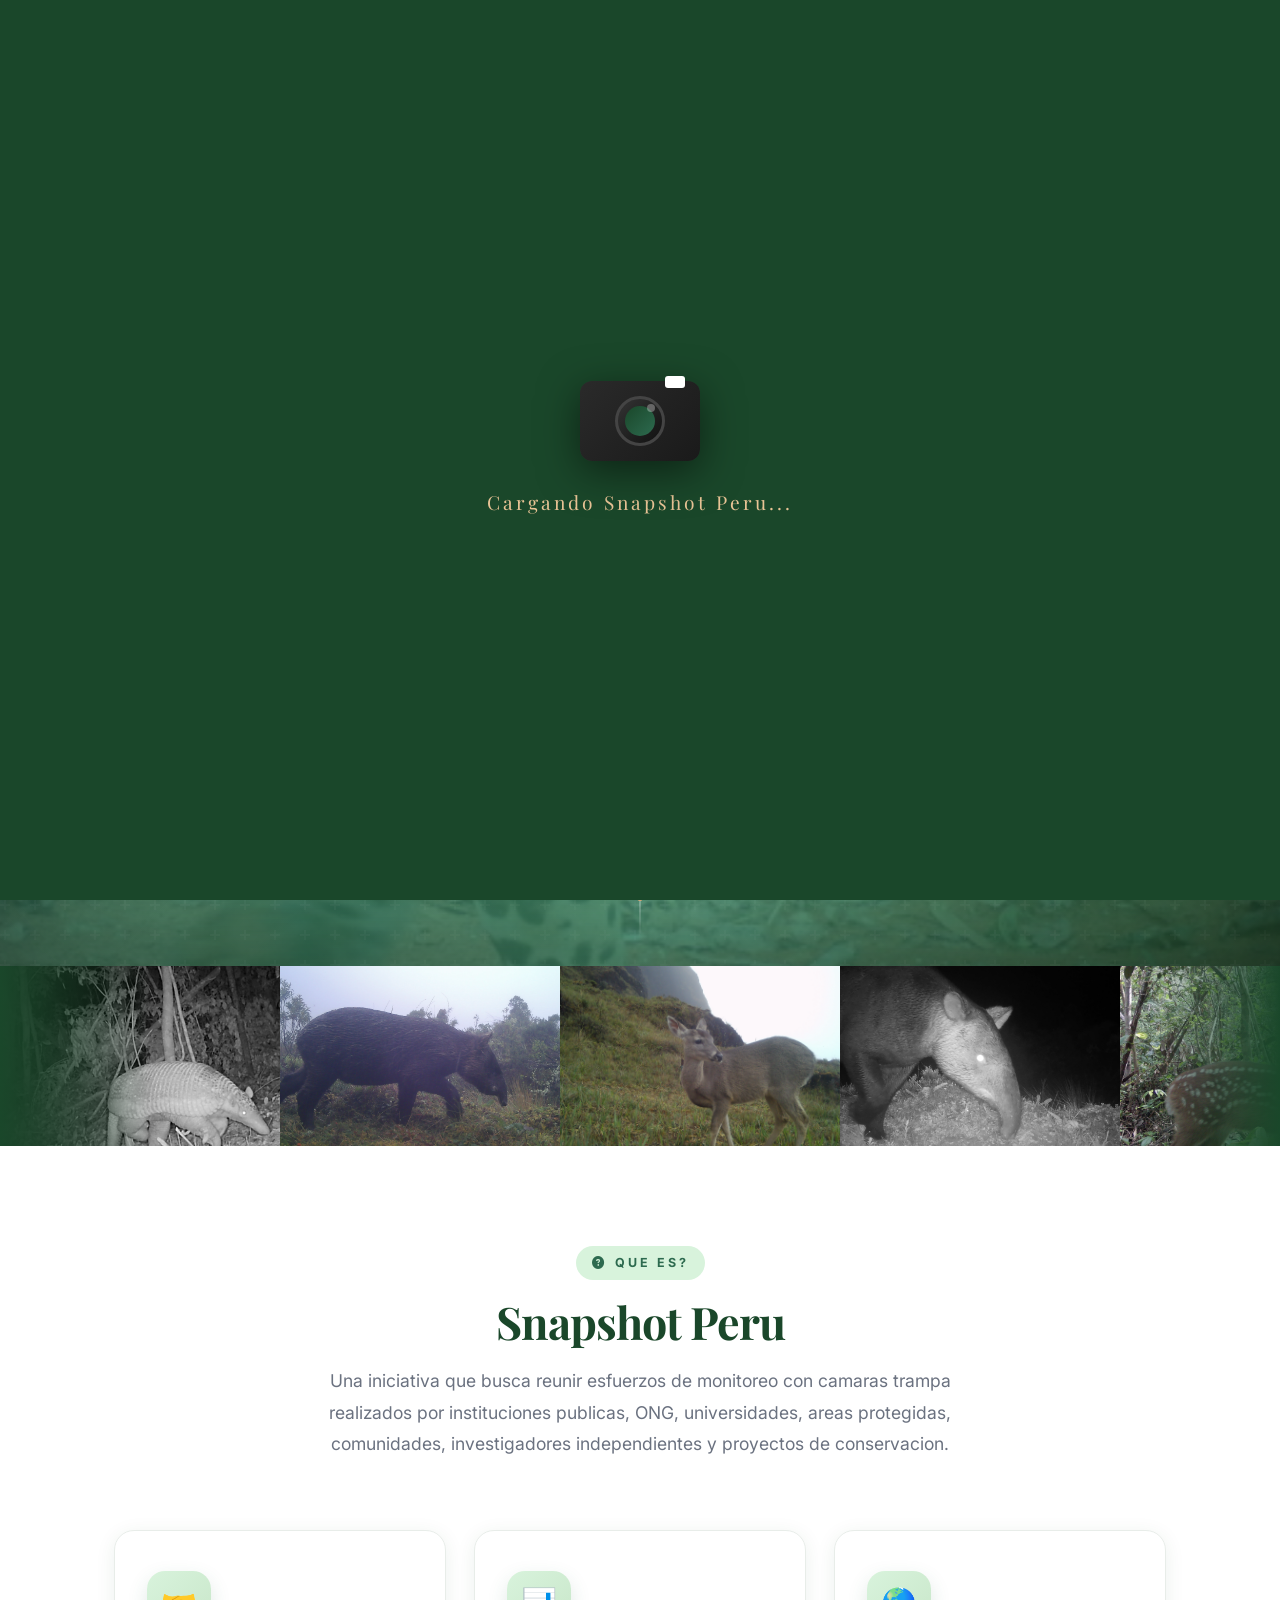
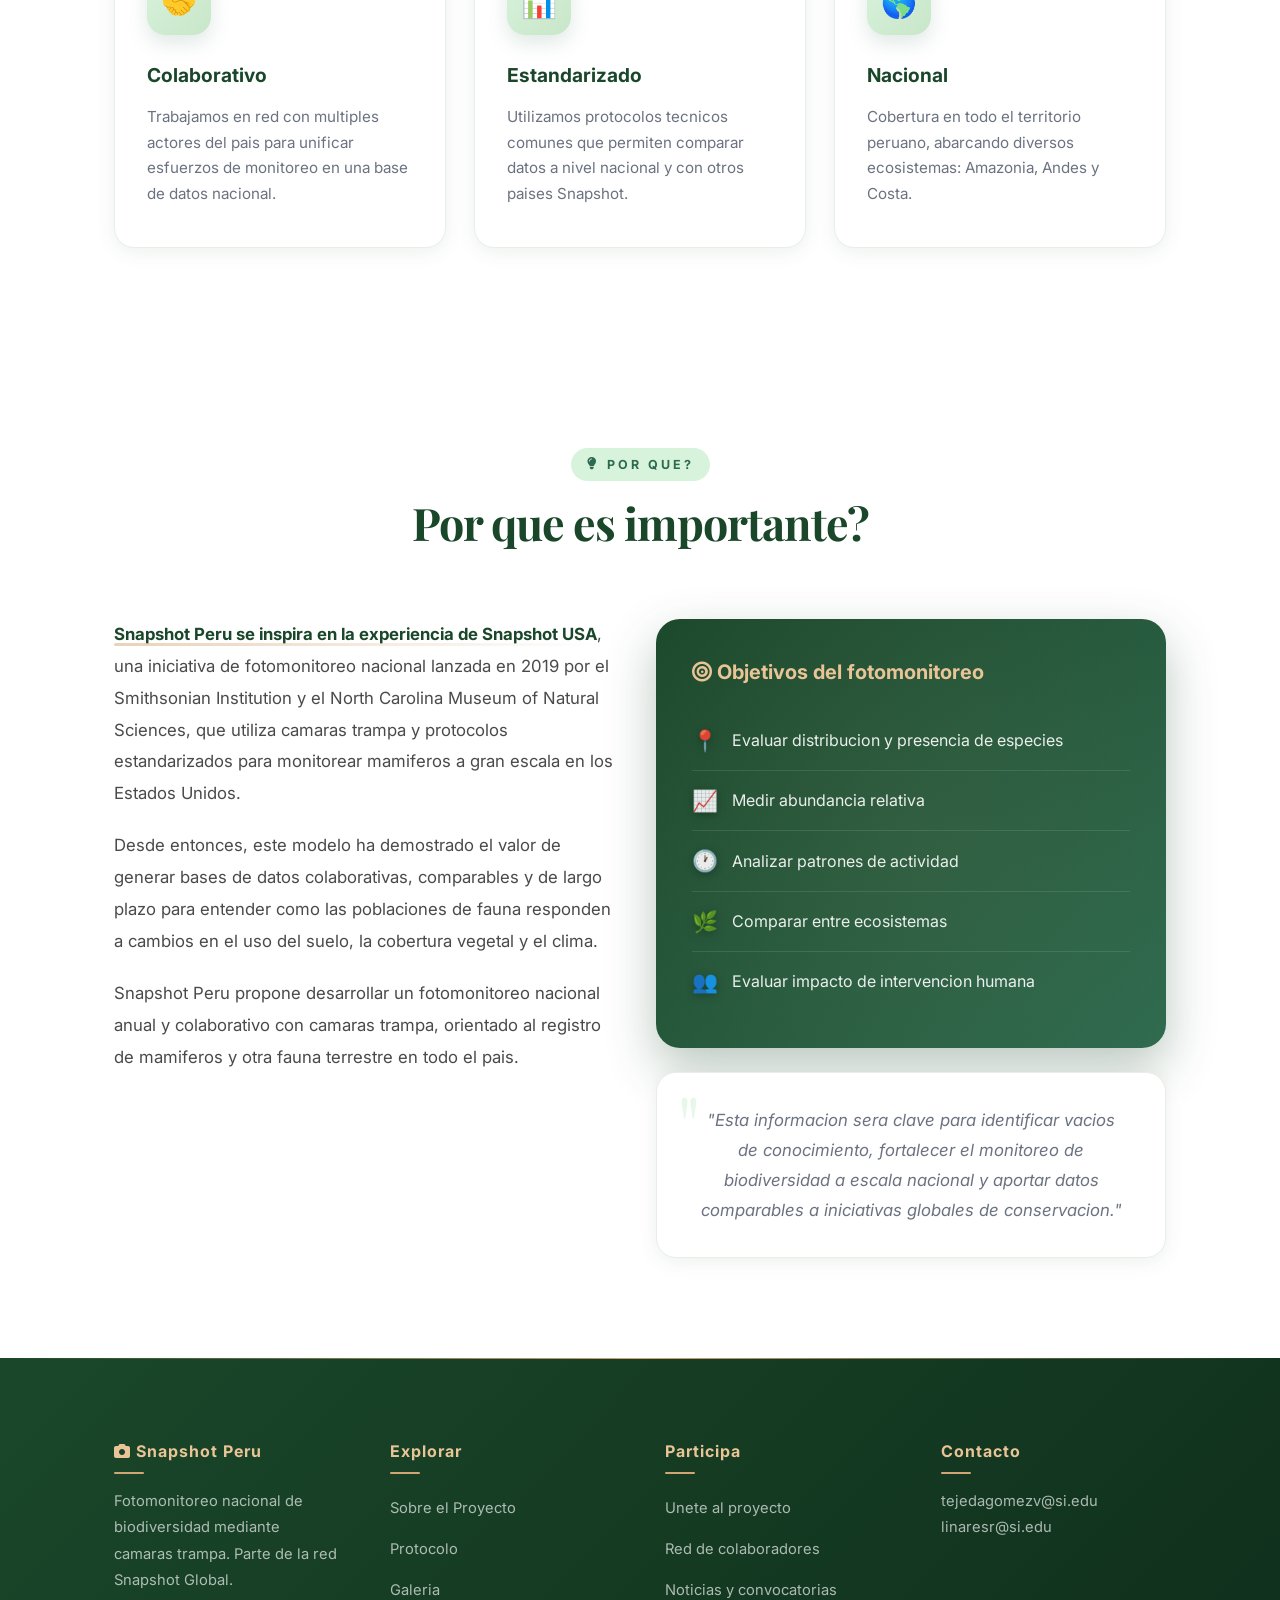
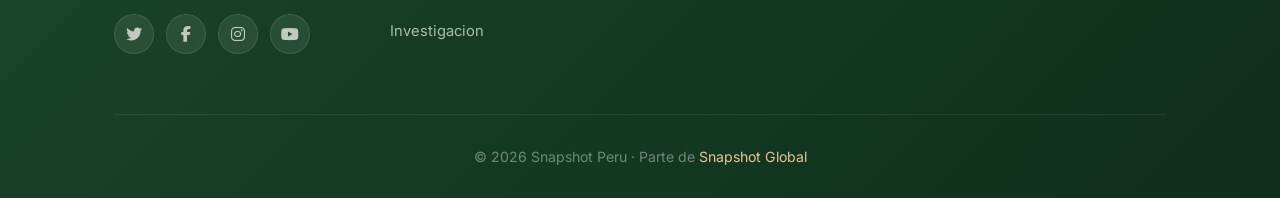
<file: index.html>
<!DOCTYPE html>
<html lang="es">
<head>
    <meta charset="UTF-8">
    <meta name="viewport" content="width=device-width, initial-scale=1.0">
    <title>Snapshot Perú - Fotomonitoreo Nacional</title>
    <link rel="preconnect" href="https://fonts.googleapis.com">
    <link rel="preconnect" href="https://fonts.gstatic.com" crossorigin>
    <link href="https://fonts.googleapis.com/css2?family=Inter:wght@300;400;500;600;700;800;900&family=Playfair+Display:ital,wght@0,400;0,600;0,700;0,800;1,400;1,600&display=swap" rel="stylesheet">
    <link rel="stylesheet" href="https://cdnjs.cloudflare.com/ajax/libs/font-awesome/6.5.1/css/all.min.css">
    <style>
    :root {
        --verde-oscuro: #1a472a;
        --verde-primario: #2d6a4f;
        --verde-claro: #40916c;
        --verde-pastel: #74c69d;
        --verde-fondo: #d8f3dc;
        --dorado: #d4a574;
        --dorado-claro: #e9c496;
        --texto: #1b1b1b;
        --texto-claro: #4a4a4a;
        --texto-muted: #6b7280;
        --blanco: #ffffff;
        --gris-fondo: #f8faf9;
        --gris-suave: #e8ede9;
        --sombra-suave: 0 4px 20px rgba(26, 71, 42, 0.08);
        --sombra-media: 0 8px 30px rgba(26, 71, 42, 0.12);
        --sombra-fuerte: 0 20px 60px rgba(26, 71, 42, 0.2);
        --transicion: all 0.4s cubic-bezier(0.4, 0, 0.2, 1);
        --transicion-lenta: all 0.8s cubic-bezier(0.4, 0, 0.2, 1);
    }

    * { margin: 0; padding: 0; box-sizing: border-box; }
    html { scroll-behavior: smooth; scroll-padding-top: 80px; }

    body {
        font-family: 'Inter', -apple-system, BlinkMacSystemFont, sans-serif;
        color: var(--texto);
        background: var(--blanco);
        line-height: 1.7;
        font-size: 16px;
        -webkit-font-smoothing: antialiased;
        overflow-x: hidden;
    }

    /* ============================================
       PRELOADER - CÁMARA FOTOGRÁFICA
       ============================================ */
    .preloader {
        position: fixed;
        top: 0; left: 0; right: 0; bottom: 0;
        background: var(--verde-oscuro);
        z-index: 99999;
        display: flex;
        align-items: center;
        justify-content: center;
        flex-direction: column;
        transition: opacity 0.8s ease, visibility 0.8s ease;
    }
    .preloader.hidden {
        opacity: 0;
        visibility: hidden;
        pointer-events: none;
    }
    .camera-body {
        width: 120px;
        height: 80px;
        background: linear-gradient(135deg, #2a2a2a, #1a1a1a);
        border-radius: 12px;
        position: relative;
        box-shadow: 0 10px 40px rgba(0,0,0,0.5);
        animation: cameraShake 2s ease-in-out infinite;
    }
    .camera-lens {
        width: 50px;
        height: 50px;
        background: linear-gradient(135deg, #333, #111);
        border-radius: 50%;
        position: absolute;
        top: 50%; left: 50%;
        transform: translate(-50%, -50%);
        border: 3px solid #444;
        overflow: hidden;
    }
    .camera-lens::before {
        content: '';
        position: absolute;
        top: 50%; left: 50%;
        transform: translate(-50%, -50%);
        width: 30px; height: 30px;
        background: linear-gradient(135deg, #1a472a, #2d6a4f);
        border-radius: 50%;
        animation: lensPulse 1.5s ease-in-out infinite;
    }
    .camera-lens::after {
        content: '';
        position: absolute;
        top: 10%; right: 15%;
        width: 8px; height: 8px;
        background: rgba(255,255,255,0.3);
        border-radius: 50%;
    }
    .camera-flash {
        position: absolute;
        top: -5px; right: 15px;
        width: 20px; height: 12px;
        background: #fff;
        border-radius: 3px;
        animation: flashBlink 2s ease-in-out infinite;
    }
    .preloader-text {
        color: var(--dorado-claro);
        font-family: 'Playfair Display', serif;
        font-size: 1.2rem;
        margin-top: 25px;
        letter-spacing: 3px;
        animation: textFade 2s ease-in-out infinite;
    }
    @keyframes cameraShake {
        0%, 100% { transform: rotate(0deg); }
        25% { transform: rotate(-1deg); }
        75% { transform: rotate(1deg); }
    }
    @keyframes lensPulse {
        0%, 100% { transform: translate(-50%, -50%) scale(1); opacity: 1; }
        50% { transform: translate(-50%, -50%) scale(0.85); opacity: 0.8; }
    }
    @keyframes flashBlink {
        0%, 90%, 100% { opacity: 1; }
        95% { opacity: 0.3; }
    }
    @keyframes textFade {
        0%, 100% { opacity: 0.6; }
        50% { opacity: 1; }
    }

    /* ============================================
       NAVEGACIÓN FIJA - PREMIUM
       ============================================ */
    .nav-top {
        position: fixed; top: 0; left: 0; right: 0; z-index: 1000;
        background: rgba(255,255,255,0.92);
        backdrop-filter: blur(20px) saturate(180%);
        border-bottom: 1px solid rgba(26,71,42,0.06);
        transition: var(--transicion);
    }
    .nav-top.scrolled { 
        box-shadow: var(--sombra-suave); 
        background: rgba(255,255,255,0.97);
    }

.nav-container {
    max-width: 1200px; 
    margin: 0 auto; 
    padding: 0 8px 0 24px;
    display: flex; 
    justify-content: space-between; 
    align-items: center;
    height: 68px;
    gap: 16px;
}

    .nav-logo {
        display: flex; align-items: center; gap: 10px;
        text-decoration: none; color: var(--verde-oscuro);
        font-weight: 800; font-size: 1.25rem; letter-spacing: -0.5px;
        white-space: nowrap; flex-shrink: 0;
        transition: var(--transicion)
    }
    .nav-logo:hover { transform: scale(1.02); }
    .nav-logo-icon { 
        font-size: 1.5rem; 
        filter: drop-shadow(0 2px 4px rgba(26,71,42,0.2));
        animation: logoFloat 3s ease-in-out infinite;
    }
    @keyframes logoFloat {
        0%, 100% { transform: translateY(0); }
        50% { transform: translateY(-3px); }
    }

.nav-links { 
    display: flex; 
    list-style: none; 
    gap: 2px; 
    align-items: center; 
    margin-left: auto;
}
    .nav-links a {
        color: var(--texto-claro); text-decoration: none;
        padding: 7px 12px; border-radius: 8px; font-size: 0.82rem;
        font-weight: 500; transition: var(--transicion);
        white-space: nowrap;
        position: relative;
    }
    .nav-links a::after {
        content: '';
        position: absolute;
        bottom: 2px; left: 50%;
        width: 0; height: 2px;
        background: var(--verde-primario);
        transition: var(--transicion);
        transform: translateX(-50%);
        border-radius: 1px;
    }
    .nav-links a:hover { color: var(--verde-primario); background: var(--verde-fondo); }
    .nav-links a:hover::after { width: 60%; }
    .nav-links a.active { 
        color: var(--verde-oscuro); 
        background: var(--verde-fondo); 
        font-weight: 600; 
    }
    .nav-links a.active::after { width: 60%; }

    .nav-cta {
        background: linear-gradient(135deg, var(--verde-primario), var(--verde-oscuro)) !important; 
        color: var(--blanco) !important;
        padding: 9px 18px !important; 
        border-radius: 10px !important;
        font-weight: 600 !important; 
        font-size: 0.82rem !important;
        margin-left: 6px;
        box-shadow: 0 4px 15px rgba(26,71,42,0.3);
        transition: var(--transicion) !important;
        position: relative;
        overflow: hidden;
    }
    .nav-cta::after { display: none !important; }
    .nav-cta::before {
        content: '';
        position: absolute;
        top: 0; left: -100%;
        width: 100%; height: 100%;
        background: linear-gradient(90deg, transparent, rgba(255,255,255,0.2), transparent);
        transition: left 0.5s ease;
    }
    .nav-cta:hover::before { left: 100%; }
    .nav-cta:hover { 
        transform: translateY(-2px) !important;
        box-shadow: 0 6px 20px rgba(26,71,42,0.4) !important;
    }

    .menu-toggle { 
        display: none; background: none; border: none; 
        font-size: 1.4rem; cursor: pointer; 
        color: var(--verde-oscuro); padding: 8px; 
    }

    /* ============================================
       HERO CON EFECTO 3D PARALLAX
       ============================================ */
    .hero-main {
        min-height: 100vh;
        display: flex;
        align-items: center;
        justify-content: center;
        position: relative;
        overflow: hidden;
        perspective: 1000px;
    }

    /* Capa 1: La foto de camara trampa con efecto parallax */
    .hero-main::before {
        content: '';
        position: absolute;
        top: -10%; left: -10%; right: -10%; bottom: -10%;
        background: url("imagenes/fondo_1.png") center/cover no-repeat;
        z-index: 0;
        transform: translateZ(-1px) scale(1.2);
        animation: heroZoom 20s ease-in-out infinite alternate;
    }
    @keyframes heroZoom {
        0% { transform: translateZ(-1px) scale(1.2); }
        100% { transform: translateZ(-1px) scale(1.3); }
    }

    /* Capa 2: Overlay con gradiente dinamico */
    .hero-main::after {
        content: '';
        position: absolute;
        top: 0; left: 0; right: 0; bottom: 0;
        background: linear-gradient(
            135deg,
            rgba(26, 71, 42, 0.92) 0%,
            rgba(45, 106, 79, 0.85) 35%,
            rgba(64, 145, 108, 0.78) 70%,
            rgba(26, 71, 42, 0.88) 100%
        );
        z-index: 1;
    }

    /* Particulas flotantes */
    .particles-container {
        position: absolute;
        top: 0; left: 0; right: 0; bottom: 0;
        z-index: 2;
        pointer-events: none;
        overflow: hidden;
    }
    .particle {
        position: absolute;
        width: 4px; height: 4px;
        background: rgba(212, 165, 116, 0.6);
        border-radius: 50%;
        animation: particleFloat linear infinite;
    }
    @keyframes particleFloat {
        0% { transform: translateY(100vh) rotate(0deg); opacity: 0; }
        10% { opacity: 1; }
        90% { opacity: 1; }
        100% { transform: translateY(-10vh) rotate(720deg); opacity: 0; }
    }

    /* Capa 3: Patron decorativo sutil */
    .hero-pattern {
        position: absolute;
        top: 0; left: 0; right: 0; bottom: 0;
        background: url("data:image/svg+xml,%3Csvg width='60' height='60' viewBox='0 0 60 60' xmlns='http://www.w3.org/2000/svg'%3E%3Cg fill='none' fill-rule='evenodd'%3E%3Cg fill='%23ffffff' fill-opacity='0.03'%3E%3Cpath d='M36 34v-4h-2v4h-4v2h4v4h2v-4h4v-2h-4zm0-30V0h-2v4h-4v2h4v4h2V6h4V4h-4zM6 34v-4H4v4H0v2h4v4h2v-4h4v-2H6zM6 4V0H4v4H0v2h4v4h2V6h4V4H6z'/%3E%3C/g%3E%3C/g%3E%3C/svg%3E");
        z-index: 2;
        pointer-events: none;
    }

    /* Efecto de vineta */
    .hero-vignette {
        position: absolute;
        top: 0; left: 0; right: 0; bottom: 0;
        box-shadow: inset 0 0 150px rgba(0,0,0,0.4);
        z-index: 2;
        pointer-events: none;
    }

    .hero-content {
        text-align: center;
        color: var(--blanco);
        max-width: 850px;
        padding: 140px 24px 100px;
        position: relative;
        z-index: 3;
        animation: heroFadeIn 1.2s ease-out;
    }
    @keyframes heroFadeIn {
        0% { opacity: 0; transform: translateY(40px); }
        100% { opacity: 1; transform: translateY(0); }
    }

    .hero-badge {
        display: inline-flex;
        align-items: center;
        gap: 8px;
        background: rgba(255,255,255,0.08);
        backdrop-filter: blur(15px);
        padding: 10px 24px;
        border-radius: 50px;
        font-size: 0.85rem;
        font-weight: 500;
        margin-bottom: 35px;
        border: 1px solid rgba(255,255,255,0.15);
        animation: badgePulse 3s ease-in-out infinite;
        cursor: default;
    }
    @keyframes badgePulse {
        0%, 100% { box-shadow: 0 0 0 0 rgba(212, 165, 116, 0.3); }
        50% { box-shadow: 0 0 20px 5px rgba(212, 165, 116, 0.15); }
    }

    .hero-title {
        font-family: 'Playfair Display', serif;
        font-size: clamp(2.8rem, 7vw, 5.5rem);
        font-weight: 800;
        margin-bottom: 20px;
        letter-spacing: -2px;
        line-height: 1.05;
        text-shadow: 0 4px 30px rgba(0,0,0,0.3);
        position: relative;
    }
    .hero-title .title-accent {
        color: var(--dorado);
        position: relative;
        display: inline-block;
    }
    .hero-title .title-accent::after {
        content: '';
        position: absolute;
        bottom: 5px; left: 0; right: 0;
        height: 8px;
        background: linear-gradient(90deg, var(--dorado), transparent);
        opacity: 0.4;
        border-radius: 4px;
        z-index: -1;
    }

    .hero-subtitle {
        font-family: 'Playfair Display', serif;
        font-size: clamp(1.2rem, 2.5vw, 1.6rem);
        opacity: 0.95;
        margin-bottom: 25px;
        font-weight: 400;
        font-style: italic;
        max-width: 650px;
        margin-left: auto;
        margin-right: auto;
        text-shadow: 0 2px 15px rgba(0,0,0,0.2);
        letter-spacing: 0.5px;
    }

    .hero-desc {
        font-size: 1.05rem;
        opacity: 0.88;
        max-width: 680px;
        margin: 0 auto 45px;
        line-height: 1.9;
        font-weight: 300;
    }

    .hero-buttons { 
        display: flex;
        gap: 16px;
        justify-content: center; 
        flex-wrap: wrap;
        margin-top: 15px; 
    }

    /* BOTONES PREMIUM */
    .btn {
        display: inline-flex; align-items: center; gap: 10px;
        padding: 15px 32px; border-radius: 14px; text-decoration: none;
        font-weight: 600; font-size: 0.95rem; transition: var(--transicion);
        border: 2px solid transparent; cursor: pointer; line-height: 1;
        position: relative;
        overflow: hidden;
    }
    .btn::before {
        content: '';
        position: absolute;
        top: 0; left: -100%;
        width: 100%; height: 100%;
        background: linear-gradient(90deg, transparent, rgba(255,255,255,0.25), transparent);
        transition: left 0.6s ease;
    }
    .btn:hover::before { left: 100%; }
    .btn-primary {
        background: linear-gradient(135deg, var(--dorado), #c49464);
        color: var(--verde-oscuro);
        box-shadow: 0 6px 25px rgba(212,165,116,0.45), 0 2px 8px rgba(212,165,116,0.3);
        border: none;
    }
    .btn-primary:hover { 
        background: linear-gradient(135deg, var(--dorado-claro), var(--dorado));
        transform: translateY(-3px); 
        box-shadow: 0 10px 35px rgba(212,165,116,0.55), 0 4px 12px rgba(212,165,116,0.35);
        text-decoration: none; 
    }
    .btn-secondary {
        background: rgba(255,255,255,0.08); 
        color: var(--blanco);
        border-color: rgba(255,255,255,0.25); 
        backdrop-filter: blur(15px);
    }
    .btn-secondary:hover { 
        background: rgba(255,255,255,0.18); 
        border-color: rgba(255,255,255,0.4);
        transform: translateY(-3px); 
        text-decoration: none; 
        box-shadow: 0 8px 25px rgba(255,255,255,0.1);
    }

    /* Scroll indicator */
    .scroll-indicator {
        position: absolute;
        bottom: 30px;
        left: 50%;
        transform: translateX(-50%);
        z-index: 3;
        display: flex;
        flex-direction: column;
        align-items: center;
        gap: 8px;
        animation: scrollBounce 2s ease-in-out infinite;
        cursor: pointer;
    }
    .scroll-indicator span {
        color: rgba(255,255,255,0.6);
        font-size: 0.75rem;
        letter-spacing: 2px;
        text-transform: uppercase;
    }
    .scroll-indicator .scroll-line {
        width: 1px;
        height: 40px;
        background: linear-gradient(to bottom, rgba(255,255,255,0.6), transparent);
        position: relative;
    }
    .scroll-indicator .scroll-line::after {
        content: '';
        position: absolute;
        top: 0; left: -2px;
        width: 5px; height: 5px;
        background: var(--dorado);
        border-radius: 50%;
        animation: scrollDot 2s ease-in-out infinite;
    }
    @keyframes scrollBounce {
        0%, 100% { transform: translateX(-50%) translateY(0); }
        50% { transform: translateX(-50%) translateY(8px); }
    }
    @keyframes scrollDot {
        0% { top: 0; opacity: 1; }
        100% { top: 40px; opacity: 0; }
    }

    /* ============================================
       MARQUEE DE FOTOS INFINITO
       ============================================ */
    .photo-marquee {
        background: var(--verde-oscuro);
        padding: 0;
        overflow: hidden;
        position: relative;
    }
    .photo-marquee::before,
    .photo-marquee::after {
        content: '';
        position: absolute;
        top: 0; bottom: 0;
        width: 150px;
        z-index: 2;
        pointer-events: none;
    }
    .photo-marquee::before {
        left: 0;
        background: linear-gradient(to right, var(--verde-oscuro), transparent);
    }
    .photo-marquee::after {
        right: 0;
        background: linear-gradient(to left, var(--verde-oscuro), transparent);
    }
    .marquee-track {
        display: flex;
        gap: 0;
        animation: marqueeScroll 30s linear infinite;
        width: max-content;
    }
    .marquee-track:hover {
        animation-play-state: paused;
    }
    .marquee-item {
        width: 280px;
        height: 180px;
        flex-shrink: 0;
        position: relative;
        overflow: hidden;
        cursor: pointer;
    }
    .marquee-item img {
        width: 100%; height: 100%;
        object-fit: cover;
        transition: transform 0.6s ease;
        filter: grayscale(30%);
    }
    .marquee-item:hover img {
        transform: scale(1.15);
        filter: grayscale(0%);
    }
    .marquee-item .marquee-overlay {
        position: absolute;
        bottom: 0; left: 0; right: 0;
        padding: 15px;
        background: linear-gradient(to top, rgba(0,0,0,0.7), transparent);
        color: white;
        font-size: 0.8rem;
        font-weight: 500;
        transform: translateY(100%);
        transition: transform 0.4s ease;
    }
    .marquee-item:hover .marquee-overlay {
        transform: translateY(0);
    }
    @keyframes marqueeScroll {
        0% { transform: translateX(0); }
        100% { transform: translateX(-50%); }
    }

    /* ============================================
       SECCIONES GENERALES
       ============================================ */
    .container { max-width: 1100px; margin: 0 auto; padding: 0 24px; }
    section { padding: 100px 0; position: relative; }
    .section-header { text-align: center; max-width: 700px; margin: 0 auto 70px; }
    .section-tag {
        display: inline-flex; align-items: center; gap: 8px;
        color: var(--verde-primario);
        font-size: 0.78rem; font-weight: 700; text-transform: uppercase;
        letter-spacing: 3px; margin-bottom: 16px;
        padding: 6px 16px;
        background: var(--verde-fondo);
        border-radius: 50px;
    }
    .section-title {
        font-family: 'Playfair Display', serif;
        font-size: clamp(2rem, 4.5vw, 2.8rem); 
        color: var(--verde-oscuro);
        margin-bottom: 18px; 
        font-weight: 700; 
        letter-spacing: -1px; 
        line-height: 1.15;
    }
    .section-subtitle { 
        color: var(--texto-muted); 
        font-size: 1.1rem; 
        line-height: 1.8;
        font-weight: 400;
    }

    /* ============================================
       QUE ES SNAPSHOT PERU - TARJETAS 3D
       ============================================ */
    .grid-3 { display: grid; grid-template-columns: repeat(auto-fit, minmax(300px, 1fr)); gap: 28px; }
    .card-3d {
        background: var(--blanco); 
        border-radius: 20px; 
        padding: 40px 32px;
        box-shadow: var(--sombra-suave); 
        transition: var(--transicion);
        border: 1px solid var(--gris-suave);
        position: relative;
        overflow: hidden;
        transform-style: preserve-3d;
        perspective: 1000px;
    }
    .card-3d::before {
        content: '';
        position: absolute;
        top: 0; left: 0; right: 0;
        height: 4px;
        background: linear-gradient(90deg, var(--verde-primario), var(--dorado));
        transform: scaleX(0);
        transition: transform 0.5s ease;
        transform-origin: left;
    }
    .card-3d:hover::before { transform: scaleX(1); }
    .card-3d:hover { 
        transform: translateY(-8px) rotateX(2deg); 
        box-shadow: var(--sombra-fuerte); 
        border-color: var(--verde-pastel); 
    }
    .card-icon-3d {
        width: 64px; height: 64px; 
        background: linear-gradient(135deg, var(--verde-fondo), #c8e6c9);
        border-radius: 18px; 
        display: flex; align-items: center; justify-content: center;
        font-size: 1.8rem; 
        margin-bottom: 24px;
        box-shadow: 0 8px 20px rgba(45,106,79,0.15);
        transition: var(--transicion);
    }
    .card-3d:hover .card-icon-3d {
        transform: scale(1.1) rotate(-5deg);
        box-shadow: 0 12px 30px rgba(45,106,79,0.25);
    }
    .card-3d h3 { 
        color: var(--verde-oscuro); 
        font-size: 1.2rem; 
        margin-bottom: 12px; 
        font-weight: 700; 
    }
    .card-3d p { 
        color: var(--texto-muted); 
        font-size: 0.95rem; 
        line-height: 1.7; 
    }

    /* ============================================
       POR QUE ES IMPORTANTE - LAYOUT ASIMETRICO
       ============================================ */
    .grid-2 { display: grid; grid-template-columns: repeat(auto-fit, minmax(320px, 1fr)); gap: 32px; }

    .importance-text p {
        margin-bottom: 20px; 
        font-size: 1.05rem; 
        line-height: 1.9;
        color: var(--texto-claro);
    }
    .importance-text strong {
        color: var(--verde-oscuro);
        font-weight: 700;
        position: relative;
    }
    .importance-text strong::after {
        content: '';
        position: absolute;
        bottom: -2px; left: 0;
        width: 100%; height: 3px;
        background: linear-gradient(90deg, var(--dorado), transparent);
        border-radius: 2px;
        opacity: 0.5;
    }

    /* Tarjeta de objetivos con efecto glass */
    .objectives-card {
        background: linear-gradient(135deg, var(--verde-oscuro), var(--verde-primario)); 
        color: white;
        border-radius: 24px;
        padding: 36px;
        position: relative;
        overflow: hidden;
        box-shadow: 0 20px 50px rgba(26,71,42,0.3);
    }
    .objectives-card::before {
        content: '';
        position: absolute;
        top: -50%; right: -50%;
        width: 200%; height: 200%;
        background: radial-gradient(circle, rgba(212,165,116,0.08) 0%, transparent 60%);
        animation: objectivesGlow 8s ease-in-out infinite;
    }
    @keyframes objectivesGlow {
        0%, 100% { transform: rotate(0deg); }
        50% { transform: rotate(180deg); }
    }
    .objectives-card h3 {
        color: var(--dorado-claro); 
        font-size: 1.25rem; 
        margin-bottom: 22px;
        position: relative;
        z-index: 1;
    }
    .objectives-card ul {
        list-style: none; 
        padding: 0; 
        color: rgba(255,255,255,0.9);
        position: relative;
        z-index: 1;
    }
    .objectives-card li {
        padding: 12px 0; 
        border-bottom: 1px solid rgba(255,255,255,0.1); 
        display: flex; 
        align-items: center;
        gap: 14px;
        transition: var(--transicion);
    }
    .objectives-card li:last-child { border-bottom: none; }
    .objectives-card li:hover {
        padding-left: 8px;
        color: var(--blanco);
    }
    .objectives-card li span {
        font-size: 1.3rem;
        filter: drop-shadow(0 2px 4px rgba(0,0,0,0.3));
    }

    /* Quote card con efecto de camara */
    .quote-card {
        background: var(--blanco);
        border-radius: 20px;
        padding: 32px;
        box-shadow: var(--sombra-suave);
        border: 1px solid var(--gris-suave);
        position: relative;
        margin-top: 24px;
    }
    .quote-card::before {
        content: '"';
        position: absolute;
        top: 10px; left: 20px;
        font-family: 'Playfair Display', serif;
        font-size: 5rem;
        color: var(--verde-fondo);
        line-height: 1;
        opacity: 0.6;
    }
    .quote-card p {
        color: var(--texto-muted); 
        font-style: italic; 
        text-align: center;
        font-size: 1.05rem;
        line-height: 1.8;
        position: relative;
        z-index: 1;
        padding: 0 10px;
    }

    /* ============================================
       GALERIA DE FOTOS TIPO POLAROID
       ============================================ */
    .gallery-section {
        background: linear-gradient(180deg, var(--gris-fondo) 0%, var(--blanco) 100%);
        padding: 100px 0;
    }
    .polaroid-grid {
        display: grid;
        grid-template-columns: repeat(auto-fit, minmax(250px, 1fr));
        gap: 30px;
        padding: 20px 0;
    }
    .polaroid {
        background: var(--blanco);
        padding: 12px 12px 50px 12px;
        border-radius: 4px;
        box-shadow: 0 4px 15px rgba(0,0,0,0.1);
        transition: var(--transicion);
        position: relative;
        transform: rotate(var(--rotation, 0deg));
    }
    .polaroid:nth-child(1) { --rotation: -3deg; }
    .polaroid:nth-child(2) { --rotation: 2deg; }
    .polaroid:nth-child(3) { --rotation: -1deg; }
    .polaroid:nth-child(4) { --rotation: 3deg; }
    .polaroid:nth-child(5) { --rotation: -2deg; }
    .polaroid:nth-child(6) { --rotation: 1deg; }
    .polaroid:hover {
        transform: rotate(0deg) translateY(-10px) scale(1.03);
        box-shadow: 0 20px 40px rgba(0,0,0,0.2);
        z-index: 10;
    }
    .polaroid-img {
        width: 100%;
        aspect-ratio: 4/3;
        background: linear-gradient(135deg, var(--verde-fondo), var(--verde-pastel));
        border-radius: 2px;
        overflow: hidden;
        position: relative;
    }
    .polaroid-img img {
        width: 100%; height: 100%;
        object-fit: cover;
        transition: transform 0.6s ease;
    }
    .polaroid:hover .polaroid-img img {
        transform: scale(1.1);
    }
    .polaroid-caption {
        position: absolute;
        bottom: 12px; left: 0; right: 0;
        text-align: center;
        font-family: 'Playfair Display', serif;
        font-size: 0.9rem;
        color: var(--texto-claro);
        font-style: italic;
    }
    .polaroid-tag {
        position: absolute;
        top: 8px; right: 8px;
        background: rgba(26,71,42,0.8);
        color: white;
        padding: 4px 10px;
        border-radius: 20px;
        font-size: 0.7rem;
        font-weight: 600;
        backdrop-filter: blur(5px);
    }

    /* ============================================
       ESTADISTICAS ANIMADAS
       ============================================ */
    .stats-bar {
        background: linear-gradient(135deg, var(--verde-oscuro), var(--verde-primario));
        padding: 80px 0;
        position: relative;
        overflow: hidden;
    }
    .stats-bar::before {
        content: '';
        position: absolute;
        top: 0; left: 0; right: 0; bottom: 0;
        background: url("data:image/svg+xml,%3Csvg width='100' height='100' viewBox='0 0 100 100' xmlns='http://www.w3.org/2000/svg'%3E%3Cpath d='M11 18c3.866 0 7-3.134 7-7s-3.134-7-7-7-7 3.134-7 7 3.134 7 7 7zm48 25c3.866 0 7-3.134 7-7s-3.134-7-7-7-7 3.134-7 7 3.134 7 7 7zm-43-7c1.657 0 3-1.343 3-3s-1.343-3-3-3-3 1.343-3 3 1.343 3 3 3zm63 31c1.657 0 3-1.343 3-3s-1.343-3-3-3-3 1.343-3 3 1.343 3 3 3zM34 90c1.657 0 3-1.343 3-3s-1.343-3-3-3-3 1.343-3 3 1.343 3 3 3zm56-76c1.657 0 3-1.343 3-3s-1.343-3-3-3-3 1.343-3 3 1.343 3 3 3zM12 86c2.21 0 4-1.79 4-4s-1.79-4-4-4-4 1.79-4 4 1.79 4 4 4zm28-65c2.21 0 4-1.79 4-4s-1.79-4-4-4-4 1.79-4 4 1.79 4 4 4zm23-11c2.76 0 5-2.24 5-5s-2.24-5-5-5-5 2.24-5 5 2.24 5 5 5zm-6 60c2.21 0 4-1.79 4-4s-1.79-4-4-4-4 1.79-4 4 1.79 4 4 4zm29 22c2.76 0 5-2.24 5-5s-2.24-5-5-5-5 2.24-5 5 2.24 5 5 5zM32 63c2.76 0 5-2.24 5-5s-2.24-5-5-5-5 2.24-5 5 2.24 5 5 5zm57-13c2.76 0 5-2.24 5-5s-2.24-5-5-5-5 2.24-5 5 2.24 5 5 5zm-9-21c1.105 0 2-.895 2-2s-.895-2-2-2-2 .895-2 2 .895 2 2 2zM60 91c1.105 0 2-.895 2-2s-.895-2-2-2-2 .895-2 2 .895 2 2 2zM35 41c1.105 0 2-.895 2-2s-.895-2-2-2-2 .895-2 2 .895 2 2 2zM12 60c1.105 0 2-.895 2-2s-.895-2-2-2-2 .895-2 2 .895 2 2 2z' fill='%23ffffff' fill-opacity='0.03' fill-rule='evenodd'/%3E%3C/svg%3E");
        opacity: 0.5;
    }
    .stats-grid { 
        display: grid; 
        grid-template-columns: repeat(auto-fit, minmax(200px, 1fr)); 
        gap: 40px; 
        position: relative;
        z-index: 1;
    }
    .stat-item { 
        text-align: center; 
        color: var(--blanco); 
        position: relative;
    }
    .stat-item::after {
        content: '';
        position: absolute;
        right: -20px; top: 50%;
        transform: translateY(-50%);
        width: 1px; height: 60%;
        background: rgba(255,255,255,0.15);
    }
    .stat-item:last-child::after { display: none; }
    .stat-number { 
        font-size: 3.5rem; 
        font-weight: 800; 
        line-height: 1; 
        margin-bottom: 10px;
        font-family: 'Playfair Display', serif;
        background: linear-gradient(135deg, var(--blanco), var(--dorado-claro));
        -webkit-background-clip: text;
        -webkit-text-fill-color: transparent;
        background-clip: text;
    }
    .stat-label { 
        font-size: 0.95rem; 
        opacity: 0.8; 
        font-weight: 500;
        letter-spacing: 1px;
    }

    /* ============================================
       MAPA CON EFECTO 3D
       ============================================ */
    .mapa-wrapper { 
        border-radius: 24px; 
        overflow: hidden; 
        box-shadow: var(--sombra-fuerte); 
        border: 1px solid var(--gris-suave);
        position: relative;
        transform-style: preserve-3d;
        transition: var(--transicion);
    }
    .mapa-wrapper:hover {
        transform: translateY(-5px);
        box-shadow: 0 30px 60px rgba(26,71,42,0.2);
    }
    .mapa-wrapper::before {
        content: '';
        position: absolute;
        top: 0; left: 0; right: 0;
        height: 5px;
        background: linear-gradient(90deg, var(--verde-primario), var(--dorado), var(--verde-claro));
        z-index: 10;
    }
    .mapa-container { height: 500px; width: 100%; }

    /* ============================================
       TIMELINE DE FOTOMONITOREO
       ============================================ */
    .timeline-section {
        background: var(--gris-fondo);
        padding: 100px 0;
    }
    .timeline {
        position: relative;
        max-width: 800px;
        margin: 0 auto;
    }
    .timeline::before {
        content: '';
        position: absolute;
        left: 50%;
        transform: translateX(-50%);
        width: 3px;
        height: 100%;
        background: linear-gradient(to bottom, var(--verde-primario), var(--dorado));
        border-radius: 3px;
    }
    .timeline-item {
        position: relative;
        margin-bottom: 50px;
        width: 50%;
        padding: 0 40px;
    }
    .timeline-item:nth-child(odd) {
        left: 0;
        text-align: right;
    }
    .timeline-item:nth-child(even) {
        left: 50%;
        text-align: left;
    }
    .timeline-dot {
        position: absolute;
        width: 20px; height: 20px;
        background: var(--blanco);
        border: 4px solid var(--verde-primario);
        border-radius: 50%;
        top: 5px;
    }
    .timeline-item:nth-child(odd) .timeline-dot {
        right: -10px;
    }
    .timeline-item:nth-child(even) .timeline-dot {
        left: -10px;
    }
    .timeline-content {
        background: var(--blanco);
        padding: 24px;
        border-radius: 16px;
        box-shadow: var(--sombra-suave);
        border: 1px solid var(--gris-suave);
        transition: var(--transicion);
    }
    .timeline-content:hover {
        transform: translateY(-5px);
        box-shadow: var(--sombra-media);
    }
    .timeline-content h4 {
        color: var(--verde-oscuro);
        font-size: 1.1rem;
        margin-bottom: 8px;
    }
    .timeline-content p {
        color: var(--texto-muted);
        font-size: 0.9rem;
        line-height: 1.6;
    }
    .timeline-year {
        display: inline-block;
        background: var(--verde-primario);
        color: white;
        padding: 4px 14px;
        border-radius: 20px;
        font-size: 0.75rem;
        font-weight: 700;
        margin-bottom: 10px;
    }

    /* ============================================
       CTA FINAL
       ============================================ */
    .cta-final {
        background: linear-gradient(135deg, var(--verde-oscuro), #0f2e1b);
        padding: 100px 0;
        position: relative;
        overflow: hidden;
    }
    .cta-final::before {
        content: '';
        position: absolute;
        top: -50%; left: -50%;
        width: 200%; height: 200%;
        background: radial-gradient(circle at 30% 50%, rgba(212,165,116,0.08) 0%, transparent 50%);
    }
    .cta-final .container {
        position: relative;
        z-index: 1;
        text-align: center;
    }
    .cta-final h2 {
        font-family: 'Playfair Display', serif;
        color: var(--blanco);
        font-size: clamp(2rem, 4vw, 3rem);
        margin-bottom: 20px;
        font-weight: 700;
    }
    .cta-final p {
        color: rgba(255,255,255,0.7);
        font-size: 1.1rem;
        max-width: 600px;
        margin: 0 auto 40px;
        line-height: 1.8;
    }
    .cta-final .btn-primary {
        font-size: 1.1rem;
        padding: 18px 40px;
    }

    /* ============================================
       FOOTER PREMIUM
       ============================================ */
    .footer-main {
        background: linear-gradient(135deg, var(--verde-oscuro), #0f2e1b);
        color: var(--blanco); 
        padding: 80px 0 30px;
        position: relative;
        overflow: hidden;
    }
    .footer-main::before {
        content: '';
        position: absolute;
        top: 0; left: 0; right: 0;
        height: 1px;
        background: linear-gradient(90deg, transparent, var(--dorado), transparent);
    }
    .footer-grid { 
        display: grid; 
        grid-template-columns: repeat(auto-fit, minmax(220px, 1fr)); 
        gap: 50px; 
        margin-bottom: 60px; 
        position: relative;
        z-index: 1;
    }
    .footer-col h4 { 
        font-size: 1rem; 
        margin-bottom: 22px; 
        font-weight: 700; 
        color: var(--dorado-claro);
        letter-spacing: 1px;
        position: relative;
        display: inline-block;
    }
    .footer-col h4::after {
        content: '';
        position: absolute;
        bottom: -8px; left: 0;
        width: 30px; height: 2px;
        background: var(--dorado);
        border-radius: 1px;
    }
    .footer-col p { 
        color: rgba(255,255,255,0.65); 
        font-size: 0.92rem; 
        line-height: 1.8; 
    }
    .footer-col a { 
        color: rgba(255,255,255,0.65); 
        text-decoration: none; 
        display: block; 
        padding: 8px 0; 
        font-size: 0.92rem; 
        transition: var(--transicion); 
        position: relative;
        padding-left: 0;
    }
    .footer-col a::before {
        content: '>';
        position: absolute;
        left: -15px;
        opacity: 0;
        transition: var(--transicion);
        color: var(--dorado);
    }
    .footer-col a:hover { 
        color: var(--dorado-claro); 
        padding-left: 15px; 
    }
    .footer-col a:hover::before {
        opacity: 1;
        left: 0;
    }
    .footer-bottom { 
        border-top: 1px solid rgba(255,255,255,0.08); 
        padding-top: 30px; 
        text-align: center; 
        font-size: 0.88rem; 
        color: rgba(255,255,255,0.4);
        position: relative;
        z-index: 1;
    }
    .footer-bottom a {
        color: var(--dorado-claro);
        text-decoration: none;
        transition: var(--transicion);
    }
    .footer-bottom a:hover {
        color: var(--dorado);
    }

    /* Social icons */
    .social-links {
        display: flex;
        gap: 12px;
        margin-top: 20px;
    }
    .social-links a {
        width: 40px; height: 40px;
        border-radius: 50%;
        background: rgba(255,255,255,0.08);
        display: flex;
        align-items: center;
        justify-content: center;
        color: rgba(255,255,255,0.7);
        font-size: 1rem;
        transition: var(--transicion);
        border: 1px solid rgba(255,255,255,0.1);
    }
    .social-links a:hover {
        background: var(--dorado);
        color: var(--verde-oscuro);
        transform: translateY(-3px);
        border-color: var(--dorado);
    }

    /* ============================================
       LOGO DERECHA NAVEGACION
       ============================================ */
.nav-logo-derecha {
    display: flex;
    align-items: center;
    flex-shrink: 0;
    text-decoration: none;
    margin-right: -4px;
}
    .nav-logo-img {
        height: 38px;
        width: auto;
        object-fit: contain;
        transition: var(--transicion);
        filter: drop-shadow(0 2px 4px rgba(0,0,0,0.1));
        margin-right: 4px; 
    }
    .nav-logo-derecha:hover .nav-logo-img {
        transform: scale(1.08);
        filter: drop-shadow(0 4px 8px rgba(0,0,0,0.15));
    }

/* Centrado perfecto del menú en desktop */
@media (min-width: 769px) {
    .nav-container {
        display: grid;
        grid-template-columns: 1fr auto 1fr;
        align-items: center;
    }

    .nav-logo {
        justify-self: start;
    }

    .nav-links {
        margin-left: 0;
        justify-self: center;
    }

    .nav-logo-derecha {
        margin-left: 0;
        justify-self: end;
    }
}

    /* ============================================
       RESPONSIVE
       ============================================ */
    @media (max-width: 768px) {
        .menu-toggle { display: block; }
        .nav-links { 
            display: none; position: absolute; top: 68px; left: 0; right: 0; 
            background: rgba(255,255,255,0.98); backdrop-filter: blur(20px); 
            flex-direction: column; padding: 20px; gap: 4px; 
            border-bottom: 1px solid var(--gris-suave); box-shadow: var(--sombra-media); 
        }
        .nav-links.active { display: flex; }
        .nav-links a { padding: 12px 16px; display: block; width: 100%; font-size: 0.9rem; }
        .nav-links a::after { display: none; }
        .nav-cta { margin-left: 0 !important; text-align: center; }
        .hero-buttons { flex-direction: column; align-items: center; }
        .btn { width: 100%; justify-content: center; max-width: 320px; }
        section { padding: 60px 0; }
        .stats-grid { grid-template-columns: repeat(2, 1fr); }
        .stat-number { font-size: 2.5rem; }
        .stat-item::after { display: none; }
        .mapa-container { height: 350px; }
        .timeline::before { left: 20px; }
        .timeline-item { width: 100%; left: 0 !important; padding-left: 50px; padding-right: 0; text-align: left !important; }
        .timeline-item:nth-child(odd) .timeline-dot,
        .timeline-item:nth-child(even) .timeline-dot {
            left: 10px; right: auto;
        }
        .marquee-item { width: 200px; height: 140px; }
        .polaroid-grid { grid-template-columns: repeat(2, 1fr); gap: 15px; }
    }

    @media (max-width: 480px) {
        .polaroid-grid { grid-template-columns: 1fr; }
        .stats-grid { grid-template-columns: 1fr; }
    }

    /* ============================================
       ANIMACIONES DE ENTRADA
       ============================================ */
    .fade-in {
        opacity: 0;
        transform: translateY(30px);
        transition: opacity 0.8s ease, transform 0.8s ease;
    }
    .fade-in.visible {
        opacity: 1;
        transform: translateY(0);
    }
    .fade-in-delay-1 { transition-delay: 0.1s; }
    .fade-in-delay-2 { transition-delay: 0.2s; }
    .fade-in-delay-3 { transition-delay: 0.3s; }
    .fade-in-delay-4 { transition-delay: 0.4s; }

    /* Efecto de lente */
    .lens-flare {
        position: absolute;
        width: 200px; height: 200px;
        background: radial-gradient(circle, rgba(212,165,116,0.15) 0%, transparent 70%);
        border-radius: 50%;
        pointer-events: none;
        z-index: 2;
        animation: lensFloat 10s ease-in-out infinite;
    }
    @keyframes lensFloat {
        0%, 100% { transform: translate(0, 0); }
        25% { transform: translate(30px, -20px); }
        50% { transform: translate(-20px, 30px); }
        75% { transform: translate(20px, 20px); }
    }

/* ============================================
   GRUPO DERECHA: PARTICIPA + SMITHSONIAN
   ============================================ */
.nav-right-group {
    display: flex;
    align-items: center;
    gap: 16px;
    flex-shrink: 0;
}

/* Ajuste del botón Participa separado */
.nav-right-group .nav-cta {
    background: linear-gradient(135deg, var(--verde-primario), var(--verde-oscuro));
    color: var(--blanco);
    padding: 9px 18px;
    border-radius: 10px;
    font-weight: 600;
    font-size: 0.82rem;
    text-decoration: none;
    box-shadow: 0 4px 15px rgba(26,71,42,0.3);
    transition: var(--transicion);
    position: relative;
    overflow: hidden;
    white-space: nowrap;
}

.nav-right-group .nav-cta::before {
    content: '';
    position: absolute;
    top: 0; left: -100%;
    width: 100%; height: 100%;
    background: linear-gradient(90deg, transparent, rgba(255,255,255,0.2), transparent);
    transition: left 0.5s ease;
}

.nav-right-group .nav-cta:hover::before {
    left: 100%;
}

.nav-right-group .nav-cta:hover {
    transform: translateY(-2px);
    box-shadow: 0 6px 20px rgba(26,71,42,0.4);
}

/* ============================================
   NAVEGACIÓN - AJUSTE DEL CENTRADO
   ============================================ */
.nav-container {
    max-width: 1200px;
    margin: 0 auto;
    padding: 0 24px;
    display: flex;
    justify-content: space-between;
    align-items: center;
    height: 68px;
    gap: 16px;
}

/* Centrado perfecto del menú en desktop */
@media (min-width: 769px) {
    .nav-container {
        display: grid;
        grid-template-columns: auto 1fr auto;
        align-items: center;
    }

    .nav-logo {
        justify-self: start;
    }

    .nav-links {
        justify-self: center;
        margin-left: 0;
    }

    .nav-right-group {
        justify-self: end;
    }
}

/* ============================================
   RESPONSIVE - MENÚ MÓVIL
   ============================================ */
@media (max-width: 768px) {
    .menu-toggle { display: block; }
    
    .nav-links { 
        display: none;
        position: absolute;
        top: 68px;
        left: 0;
        right: 0;
        background: rgba(255,255,255,0.98);
        backdrop-filter: blur(20px);
        flex-direction: column;
        padding: 20px;
        gap: 4px;
        border-bottom: 1px solid var(--gris-suave);
        box-shadow: var(--sombra-media);
    }
    
    .nav-links.active { display: flex; }
    
    .nav-links a {
        padding: 12px 16px;
        display: block;
        width: 100%;
        font-size: 0.9rem;
    }
    
    .nav-links a::after { display: none; }

    /* En móvil: Participa va al final del menú desplegado */
    .nav-right-group {
        display: none; /* Se oculta en móvil */
    }
    
    /* El Participa aparece dentro del menú desplegable en móvil */
    .nav-links .nav-cta-mobile {
        display: block;
        background: linear-gradient(135deg, var(--verde-primario), var(--verde-oscuro));
        color: var(--blanco) !important;
        text-align: center;
        border-radius: 10px;
        margin-top: 8px;
    }
}

@media (min-width: 769px) {
    .nav-links .nav-cta-mobile {
        display: none;
    }
}


    </style>
</head>
<body>

    <!-- ============================================
         PRELOADER - CAMARA FOTOGRAFICA
         ============================================ -->
    <div class="preloader" id="preloader">
        <div class="camera-body">
            <div class="camera-flash"></div>
            <div class="camera-lens"></div>
        </div>
        <div class="preloader-text">Cargando Snapshot Peru...</div>
    </div>

    <!-- ============================================
         NAVEGACION FIJA
         ============================================ -->
<nav class="nav-top" id="navbar">
    <div class="nav-container">
        <!-- Logo izquierdo -->
        <a href="index.html" class="nav-logo">
            <span class="nav-logo-icon">📷</span>
            <span>Snapshot Perú</span>
        </a>

        <button class="menu-toggle" onclick="toggleMenu()">☰</button>
        
        <!-- Menú principal-->
        <ul class="nav-links" id="navLinks">
            <li><a href="index.html" class="active">Inicio</a></li>
            <li><a href="sobre.html">Sobre el Proyecto</a></li>
            <li><a href="protocolo.html">Protocolo</a></li>
            <li><a href="mapa.html">¿Quiénes Participan?</a></li>
            <li><a href="investigacion.html">Publicaciones Científicas</a></li>
            <li class="nav-cta-mobile"><a href="contacto.html">Participa →</a></li>
        </ul>

        <!-- Grupo derecha: Participa + Smithsonian -->
        <div class="nav-right-group">
            <a href="contacto.html" class="nav-cta">Participa →</a>
            <a href="https://www.si.edu" target="_blank" class="nav-logo-derecha">
                <img src="logos/smithsonian.png" alt="Smithsonian" class="nav-logo-img">
            </a>
        </div>
    </div>
</nav>

    <!-- ============================================
         HERO CON EFECTO 3D PARALLAX
         ============================================ -->
    <section class="hero-main">
        <div class="lens-flare" style="top: 20%; left: 10%;"></div>
        <div class="lens-flare" style="bottom: 30%; right: 15%; animation-delay: -5s;"></div>

        <div class="particles-container" id="particles"></div>
        <div class="hero-pattern"></div>
        <div class="hero-vignette"></div>

        <div class="hero-content">
            <div class="hero-badge">
                <i class="fas fa-globe-americas"></i>
                Parte de Snapshot Global · Perú 2026
            </div>
            <h1 class="hero-title">
                <span class="title-accent">Snapshot</span> Perú
            </h1>
            <p class="hero-subtitle">Fotomonitoreo nacional para conocer, conservar y conectar la biodiversidad del Perú.</p>
            <p class="hero-desc">
                Snapshot Perú es una iniciativa colaborativa orientada a integrar datos de cámaras trampa 
                a nivel nacional para fortalecer el monitoreo de mamíferos terrestres, apoyar la toma de 
                decisiones en conservación y promover estándares comunes de fotomonitoreo en el país.
            </p>
            <div class="hero-buttons">
                <a href="#que-es" class="btn btn-primary">
                    <i class="fas fa-camera"></i> Conoce el proyecto
                </a>
                <a href="https://docs.google.com/forms/d/e/1FAIpQLSdj-KFuC43QChTDbqKShM4q3aIqNsBu0EcMIcD5d_LaZ4WJQA/viewform" class="btn btn-secondary" target="_blank">
                    <i class="fas fa-edit"></i> Participa
                </a>
                <a href="https://docs.google.com/document/d/1t6sX1TVXIEqcthvcypiBhHnVwJmLGqCp/edit" class="btn btn-secondary" target="_blank">
                    <i class="fas fa-file-alt"></i> Descarga el protocolo
                </a>
            </div>
        </div>

        <div class="scroll-indicator" onclick="document.getElementById('que-es').scrollIntoView({behavior:'smooth'})">
            <span>Descubre</span>
            <div class="scroll-line"></div>
        </div>
    </section>

    <!-- ============================================
         MARQUEE DE FOTOS INFINITO
         ============================================ -->
<section class="photo-marquee">
    <div class="marquee-track" id="marqueeTrack">
        
        <!-- ===== PRIMERA TANDA (fotos 1-15) ===== -->
        <div class="marquee-item">
            <img src="imagenes/destacadas/1.JPG" alt="Fauna peruana 1">
            <div class="marquee-overlay">Fauna peruana</div>
        </div>
        <div class="marquee-item">
            <img src="imagenes/destacadas/2.JPG" alt="Fauna peruana 2">
            <div class="marquee-overlay">Fauna peruana</div>
        </div>
        <div class="marquee-item">
            <img src="imagenes/destacadas/3.JPG" alt="Fauna peruana 3">
            <div class="marquee-overlay">Fauna peruana</div>
        </div>
        <div class="marquee-item">
            <img src="imagenes/destacadas/4.JPG" alt="Fauna peruana 4">
            <div class="marquee-overlay">Fauna peruana</div>
        </div>
        <div class="marquee-item">
            <img src="imagenes/destacadas/5.JPG" alt="Fauna peruana 5">
            <div class="marquee-overlay">Fauna peruana</div>
        </div>
        <div class="marquee-item">
            <img src="imagenes/destacadas/6.JPG" alt="Fauna peruana 6">
            <div class="marquee-overlay">Fauna peruana</div>
        </div>
        <div class="marquee-item">
            <img src="imagenes/destacadas/7.JPG" alt="Fauna peruana 7">
            <div class="marquee-overlay">Fauna peruana</div>
        </div>
        <div class="marquee-item">
            <img src="imagenes/destacadas/8.JPG" alt="Fauna peruana 8">
            <div class="marquee-overlay">Fauna peruana</div>
        </div>
        <div class="marquee-item">
            <img src="imagenes/destacadas/9.JPG" alt="Fauna peruana 9">
            <div class="marquee-overlay">Fauna peruana</div>
        </div>
        <div class="marquee-item">
            <img src="imagenes/destacadas/10.JPG" alt="Fauna peruana 10">
            <div class="marquee-overlay">Fauna peruana</div>
        </div>
        <div class="marquee-item">
            <img src="imagenes/destacadas/11.JPG" alt="Fauna peruana 11">
            <div class="marquee-overlay">Fauna peruana</div>
        </div>
        <div class="marquee-item">
            <img src="imagenes/destacadas/12.JPG" alt="Fauna peruana 12">
            <div class="marquee-overlay">Fauna peruana</div>
        </div>
        <div class="marquee-item">
            <img src="imagenes/destacadas/13.JPG" alt="Fauna peruana 13">
            <div class="marquee-overlay">Fauna peruana</div>
        </div>
        <div class="marquee-item">
            <img src="imagenes/destacadas/14.JPG" alt="Fauna peruana 14">
            <div class="marquee-overlay">Fauna peruana 14">
        </div>
        <div class="marquee-item">
            <img src="imagenes/destacadas/15.JPG" alt="Fauna peruana 15">
            <div class="marquee-overlay">Fauna peruana</div>
        </div>

        <!-- ===== SEGUNDA TANDA (duplicado para loop infinito) ===== -->
        <div class="marquee-item">
            <img src="imagenes/destacadas/1.JPG" alt="Fauna peruana 1">
            <div class="marquee-overlay">Fauna peruana</div>
        </div>
        <div class="marquee-item">
            <img src="imagenes/destacadas/2.JPG" alt="Fauna peruana 2">
            <div class="marquee-overlay">Fauna peruana</div>
        </div>
        <div class="marquee-item">
            <img src="imagenes/destacadas/3.JPG" alt="Fauna peruana 3">
            <div class="marquee-overlay">Fauna peruana</div>
        </div>
        <div class="marquee-item">
            <img src="imagenes/destacadas/4.JPG" alt="Fauna peruana 4">
            <div class="marquee-overlay">Fauna peruana</div>
        </div>
        <div class="marquee-item">
            <img src="imagenes/destacadas/5.JPG" alt="Fauna peruana 5">
            <div class="marquee-overlay">Fauna peruana</div>
        </div>
        <div class="marquee-item">
            <img src="imagenes/destacadas/6.JPG" alt="Fauna peruana 6">
            <div class="marquee-overlay">Fauna peruana</div>
        </div>
        <div class="marquee-item">
            <img src="imagenes/destacadas/7.JPG" alt="Fauna peruana 7">
            <div class="marquee-overlay">Fauna peruana</div>
        </div>
        <div class="marquee-item">
            <img src="imagenes/destacadas/8.JPG" alt="Fauna peruana 8">
            <div class="marquee-overlay">Fauna peruana</div>
        </div>
        <div class="marquee-item">
            <img src="imagenes/destacadas/9.JPG" alt="Fauna peruana 9">
            <div class="marquee-overlay">Fauna peruana</div>
        </div>
        <div class="marquee-item">
            <img src="imagenes/destacadas/10.JPG" alt="Fauna peruana 10">
            <div class="marquee-overlay">Fauna peruana</div>
        </div>
        <div class="marquee-item">
            <img src="imagenes/destacadas/11.JPG" alt="Fauna peruana 11">
            <div class="marquee-overlay">Fauna peruana</div>
        </div>
        <div class="marquee-item">
            <img src="imagenes/destacadas/12.JPG" alt="Fauna peruana 12">
            <div class="marquee-overlay">Fauna peruana</div>
        </div>
        <div class="marquee-item">
            <img src="imagenes/destacadas/13.JPG" alt="Fauna peruana 13">
            <div class="marquee-overlay">Fauna peruana</div>
        </div>
        <div class="marquee-item">
            <img src="imagenes/destacadas/14.JPG" alt="Fauna peruana 14">
            <div class="marquee-overlay">Fauna peruana</div>
        </div>
        <div class="marquee-item">
            <img src="imagenes/destacadas/15.JPG" alt="Fauna peruana 15">
            <div class="marquee-overlay">Fauna peruana</div>
        </div>

    </div>
</section>

    <!-- ============================================
         QUE ES SNAPSHOT PERU? - TARJETAS 3D
         ============================================ -->
    <section class="bg-white" id="que-es">
        <div class="container">
            <div class="section-header fade-in">
                <span class="section-tag"><i class="fas fa-question-circle"></i> Que es?</span>
                <h2 class="section-title">Snapshot Peru</h2>
                <p class="section-subtitle">
                    Una iniciativa que busca reunir esfuerzos de monitoreo con camaras trampa realizados por 
                    instituciones publicas, ONG, universidades, areas protegidas, comunidades, investigadores 
                    independientes y proyectos de conservacion.
                </p>
            </div>

            <div class="grid-3">
                <div class="card-3d text-center fade-in fade-in-delay-1">
                    <div class="card-icon-3d">🤝</div>
                    <h3>Colaborativo</h3>
                    <p>Trabajamos en red con multiples actores del pais para unificar esfuerzos de monitoreo en una base de datos nacional.</p>
                </div>
                <div class="card-3d text-center fade-in fade-in-delay-2">
                    <div class="card-icon-3d">📊</div>
                    <h3>Estandarizado</h3>
                    <p>Utilizamos protocolos tecnicos comunes que permiten comparar datos a nivel nacional y con otros paises Snapshot.</p>
                </div>
                <div class="card-3d text-center fade-in fade-in-delay-3">
                    <div class="card-icon-3d">🌎</div>
                    <h3>Nacional</h3>
                    <p>Cobertura en todo el territorio peruano, abarcando diversos ecosistemas: Amazonia, Andes y Costa.</p>
                </div>
            </div>
        </div>
    </section>

    <!-- ============================================
         POR QUE ES IMPORTANTE?
         ============================================ -->
    <section class="bg-light">
        <div class="container">
            <div class="section-header fade-in">
                <span class="section-tag"><i class="fas fa-lightbulb"></i> Por que?</span>
                <h2 class="section-title">Por que es importante?</h2>
            </div>

            <div class="grid-2">
                <div class="importance-text fade-in fade-in-delay-1">
                    <p>
                        <strong>Snapshot Peru se inspira en la experiencia de Snapshot USA</strong>, 
                        una iniciativa de fotomonitoreo nacional lanzada en 2019 por el Smithsonian Institution y el 
                        North Carolina Museum of Natural Sciences, que utiliza camaras trampa y protocolos estandarizados 
                        para monitorear mamiferos a gran escala en los Estados Unidos.
                    </p>
                    <p>
                        Desde entonces, este modelo ha demostrado el valor de generar bases de datos colaborativas, 
                        comparables y de largo plazo para entender como las poblaciones de fauna responden a cambios 
                        en el uso del suelo, la cobertura vegetal y el clima.
                    </p>
                    <p>
                        Snapshot Peru propone desarrollar un fotomonitoreo nacional anual y colaborativo con 
                        camaras trampa, orientado al registro de mamiferos y otra fauna terrestre en todo el pais.
                    </p>
                </div>
                <div class="fade-in fade-in-delay-2">
                    <div class="objectives-card">
                        <h3><i class="fas fa-bullseye"></i> Objetivos del fotomonitoreo</h3>
                        <ul>
                            <li><span>📍</span> Evaluar distribucion y presencia de especies</li>
                            <li><span>📈</span> Medir abundancia relativa</li>
                            <li><span>🕐</span> Analizar patrones de actividad</li>
                            <li><span>🌿</span> Comparar entre ecosistemas</li>
                            <li><span>👥</span> Evaluar impacto de intervencion humana</li>
                        </ul>
                    </div>
                    <div class="quote-card mt-20">
                        <p>
                            "Esta informacion sera clave para identificar vacios de conocimiento, fortalecer el monitoreo 
                            de biodiversidad a escala nacional y aportar datos comparables a iniciativas globales de conservacion."
                        </p>
                    </div>
                </div>
            </div>
        </div>
    </section>






    <!-- ============================================
         FOOTER PREMIUM
         ============================================ -->
    <footer class="footer-main">
        <div class="container">
            <div class="footer-grid">
                <div class="footer-col">
                    <h4><i class="fas fa-camera"></i> Snapshot Peru</h4>
                    <p>Fotomonitoreo nacional de biodiversidad mediante camaras trampa. Parte de la red Snapshot Global.</p>
                    <div class="social-links">
                        <a href="#" aria-label="Twitter"><i class="fab fa-twitter"></i></a>
                        <a href="#" aria-label="Facebook"><i class="fab fa-facebook-f"></i></a>
                        <a href="#" aria-label="Instagram"><i class="fab fa-instagram"></i></a>
                        <a href="#" aria-label="YouTube"><i class="fab fa-youtube"></i></a>
                    </div>
                </div>
                <div class="footer-col">
                    <h4>Explorar</h4>
                    <a href="sobre.html">Sobre el Proyecto</a>
                    <a href="protocolo.html">Protocolo</a>
                    <a href="galeria.html">Galeria</a>
                    <a href="investigacion.html">Investigacion</a>
                </div>
                <div class="footer-col">
                    <h4>Participa</h4>
                    <a href="contacto.html">Unete al proyecto</a>
                    <a href="colaboradores.html">Red de colaboradores</a>
                    <a href="noticias.html">Noticias y convocatorias</a>
                </div>
                <div class="footer-col">
                    <h4>Contacto</h4>
                    <p>tejedagomezv@si.edu<br>linaresr@si.edu</p>
                </div>
            </div>
            <div class="footer-bottom">
                <p>&copy; 2026 Snapshot Peru &middot; Parte de <a href="https://www.snapshot-global.org/" target="_blank">Snapshot Global</a></p>
            </div>
        </div>
    </footer>

    <!-- ============================================
         SCRIPTS
         ============================================ -->
    <script>
        // Preloader
        window.addEventListener('load', function() {
            setTimeout(function() {
                document.getElementById('preloader').classList.add('hidden');
            }, 2000);
        });

        // Menu toggle
        function toggleMenu() {
            document.getElementById('navLinks').classList.toggle('active');
        }

        // Navbar scroll effect
        window.addEventListener('scroll', function() {
            const nav = document.getElementById('navbar');
            if (window.scrollY > 50) nav.classList.add('scrolled');
            else nav.classList.remove('scrolled');
        });

        // Particulas flotantes
        function createParticles() {
            const container = document.getElementById('particles');
            for (let i = 0; i < 30; i++) {
                const particle = document.createElement('div');
                particle.className = 'particle';
                particle.style.left = Math.random() * 100 + '%';
                particle.style.animationDuration = (Math.random() * 10 + 10) + 's';
                particle.style.animationDelay = (Math.random() * 10) + 's';
                particle.style.width = (Math.random() * 4 + 2) + 'px';
                particle.style.height = particle.style.width;
                container.appendChild(particle);
            }
        }
        createParticles();

        // Animacion de entrada al scroll
        const observerOptions = {
            threshold: 0.1,
            rootMargin: '0px 0px -50px 0px'
        };

        const observer = new IntersectionObserver((entries) => {
            entries.forEach(entry => {
                if (entry.isIntersecting) {
                    entry.target.classList.add('visible');
                }
            });
        }, observerOptions);

        document.querySelectorAll('.fade-in').forEach(el => {
            observer.observe(el);
        });

        // Contador animado para estadisticas
        function animateCounter(element) {
            const target = parseInt(element.getAttribute('data-target'));
            const duration = 2000;
            const step = target / (duration / 16);
            let current = 0;

            const timer = setInterval(() => {
                current += step;
                if (current >= target) {
                    element.textContent = target + '+';
                    clearInterval(timer);
                } else {
                    element.textContent = Math.floor(current);
                }
            }, 16);
        }

        const statsObserver = new IntersectionObserver((entries) => {
            entries.forEach(entry => {
                if (entry.isIntersecting) {
                    const numbers = entry.target.querySelectorAll('.stat-number');
                    numbers.forEach(num => {
                        if (!num.classList.contains('counted')) {
                            num.classList.add('counted');
                            animateCounter(num);
                        }
                    });
                }
            });
        }, { threshold: 0.3 });

        document.querySelectorAll('.stats-bar').forEach(bar => {
            statsObserver.observe(bar);
        });

        // Efecto parallax en hero
        window.addEventListener('scroll', function() {
            const scrolled = window.pageYOffset;
            const hero = document.querySelector('.hero-main');
            if (hero) {
                const speed = 0.5;
                hero.style.backgroundPositionY = (scrolled * speed) + 'px';
            }
        });

        // Efecto 3D en tarjetas con mouse
        document.querySelectorAll('.card-3d').forEach(card => {
            card.addEventListener('mousemove', function(e) {
                const rect = card.getBoundingClientRect();
                const x = e.clientX - rect.left;
                const y = e.clientY - rect.top;
                const centerX = rect.width / 2;
                const centerY = rect.height / 2;
                const rotateX = (y - centerY) / 20;
                const rotateY = (centerX - x) / 20;
                card.style.transform = `perspective(1000px) rotateX(${rotateX}deg) rotateY(${rotateY}deg) translateY(-8px)`;
            });
            card.addEventListener('mouseleave', function() {
                card.style.transform = '';
            });
        });
    </script>

</body>
</html>
</file>
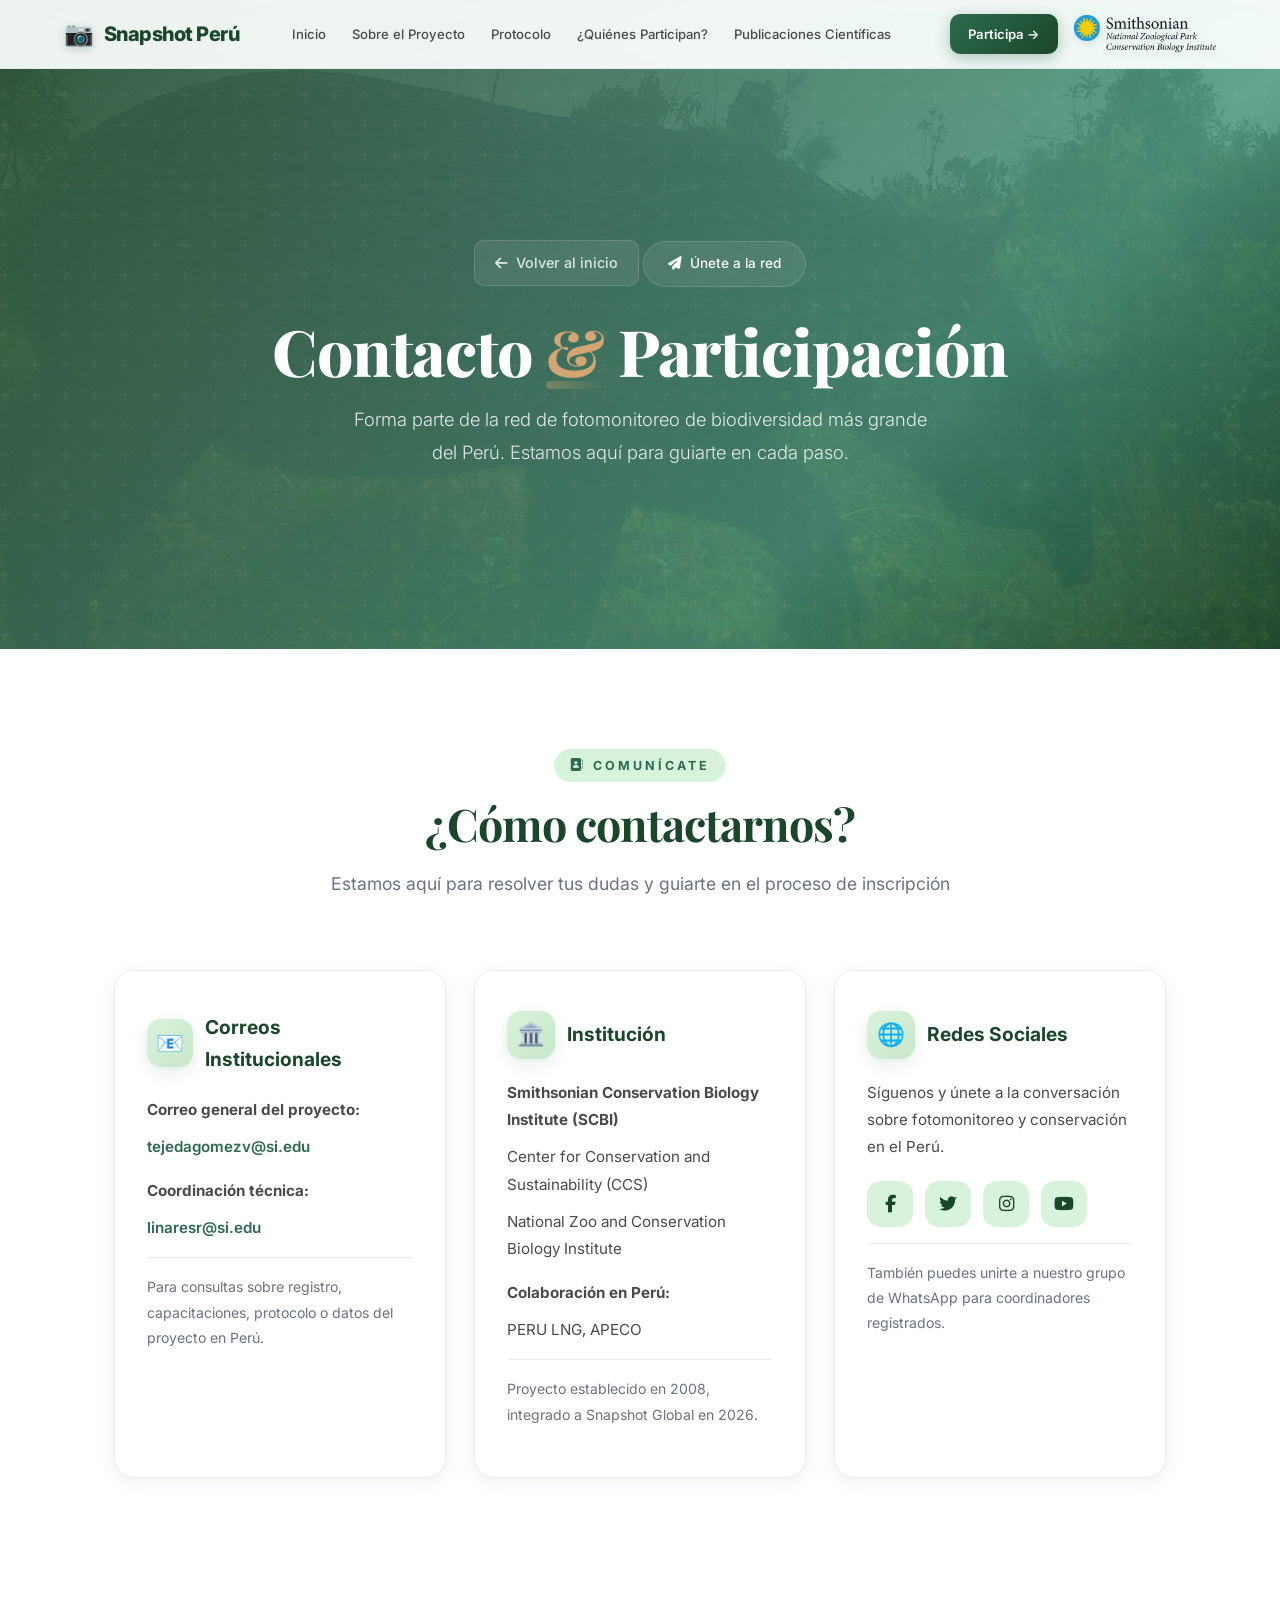
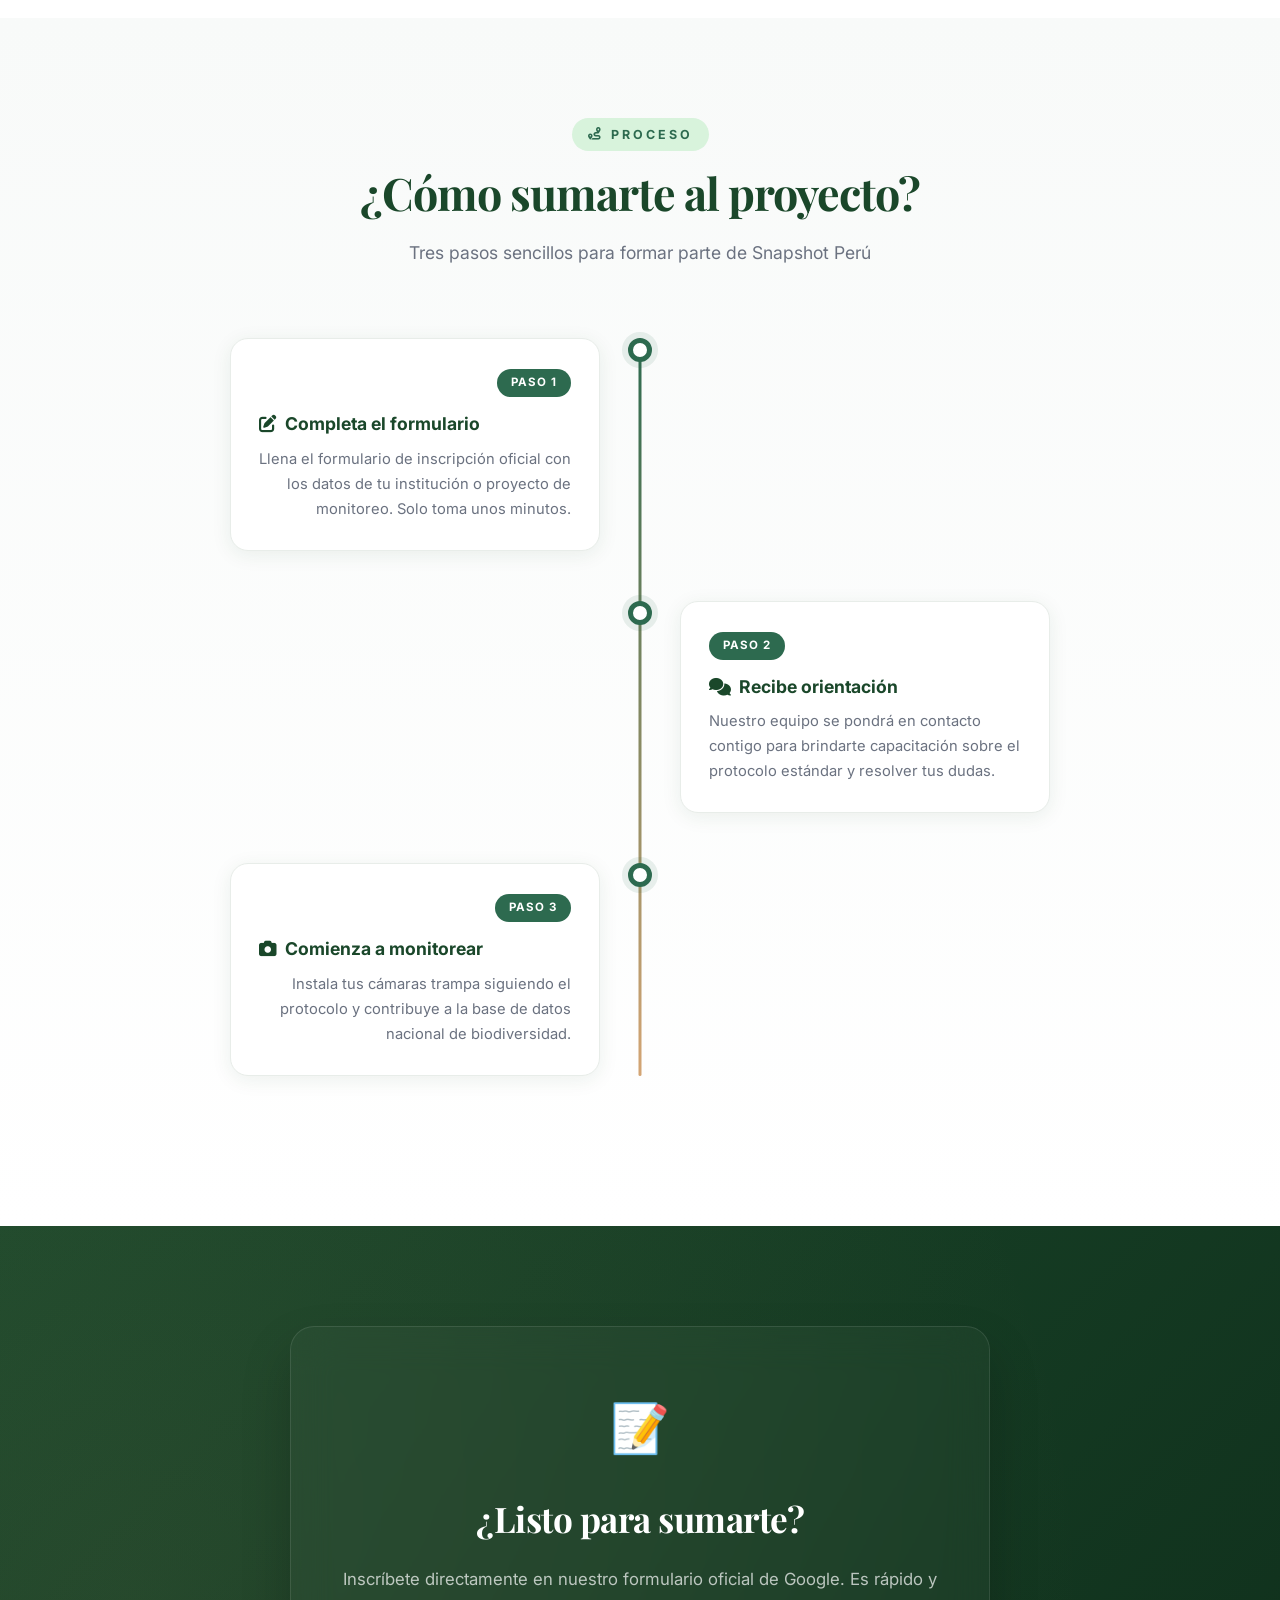
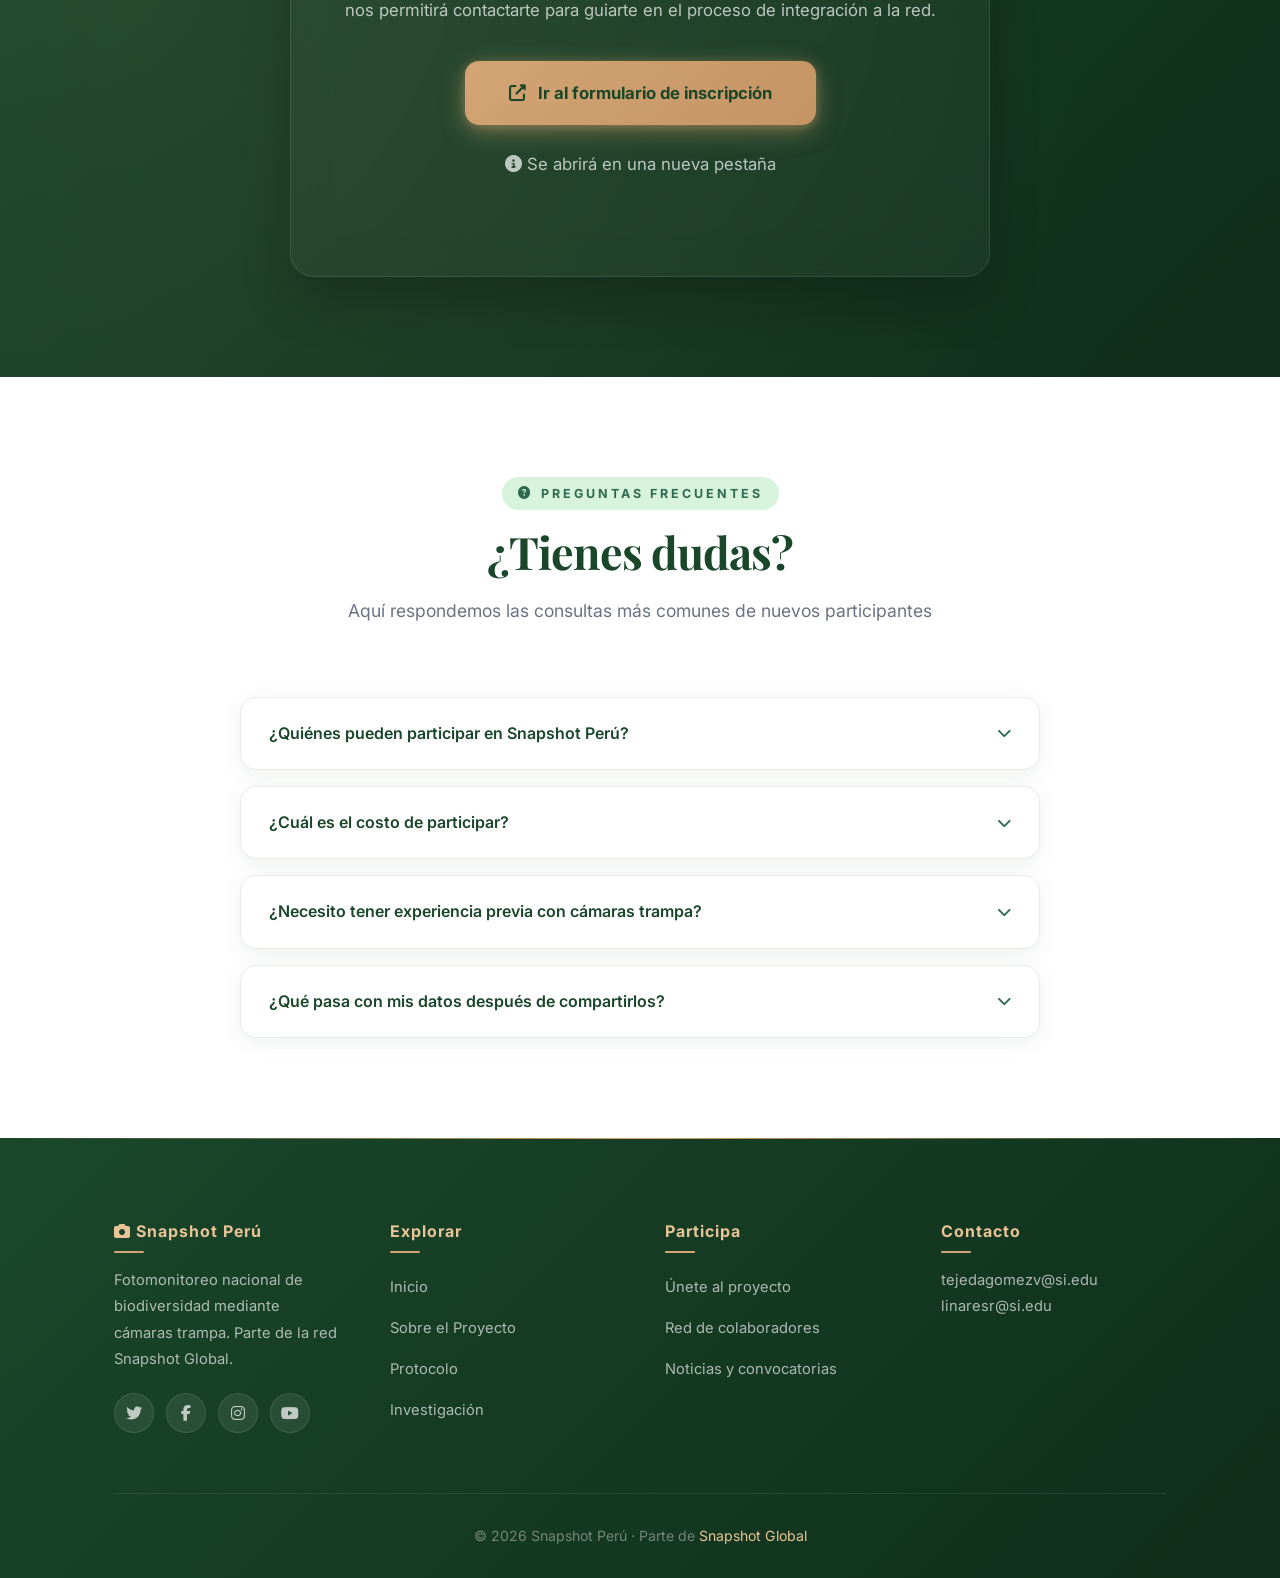
<file: contacto.html>
<!DOCTYPE html>
<html lang="es">
<head>
    <meta charset="UTF-8">
    <meta name="viewport" content="width=device-width, initial-scale=1.0">
    <title>Contacto - Snapshot Perú</title>
    <link rel="preconnect" href="https://fonts.googleapis.com">
    <link rel="preconnect" href="https://fonts.gstatic.com" crossorigin>
    <link href="https://fonts.googleapis.com/css2?family=Inter:wght@300;400;500;600;700;800;900&family=Playfair+Display:ital,wght@0,400;0,600;0,700;0,800;1,400;1,600&display=swap" rel="stylesheet">
    <link rel="stylesheet" href="https://cdnjs.cloudflare.com/ajax/libs/font-awesome/6.5.1/css/all.min.css">
    <style>
    :root {
        --verde-oscuro: #1a472a;
        --verde-primario: #2d6a4f;
        --verde-claro: #40916c;
        --verde-pastel: #74c69d;
        --verde-fondo: #d8f3dc;
        --dorado: #d4a574;
        --dorado-claro: #e9c496;
        --texto: #1b1b1b;
        --texto-claro: #4a4a4a;
        --texto-muted: #6b7280;
        --blanco: #ffffff;
        --gris-fondo: #f8faf9;
        --gris-suave: #e8ede9;
        --sombra-suave: 0 4px 20px rgba(26, 71, 42, 0.08);
        --sombra-media: 0 8px 30px rgba(26, 71, 42, 0.12);
        --sombra-fuerte: 0 20px 60px rgba(26, 71, 42, 0.2);
        --transicion: all 0.4s cubic-bezier(0.4, 0, 0.2, 1);
        --transicion-lenta: all 0.8s cubic-bezier(0.4, 0, 0.2, 1);
    }

    * { margin: 0; padding: 0; box-sizing: border-box; }
    html { scroll-behavior: smooth; scroll-padding-top: 80px; }

    body {
        font-family: 'Inter', -apple-system, BlinkMacSystemFont, sans-serif;
        color: var(--texto);
        background: var(--blanco);
        line-height: 1.7;
        font-size: 16px;
        -webkit-font-smoothing: antialiased;
        overflow-x: hidden;
    }

    /* ============================================
       PRELOADER SUTIL
       ============================================ */
    .preloader {
        position: fixed;
        top: 0; left: 0; right: 0; bottom: 0;
        background: var(--verde-oscuro);
        z-index: 99999;
        display: flex;
        align-items: center;
        justify-content: center;
        flex-direction: column;
        transition: opacity 0.8s ease, visibility 0.8s ease;
    }
    .preloader.hidden {
        opacity: 0;
        visibility: hidden;
        pointer-events: none;
    }
    .preloader-ring {
        width: 60px; height: 60px;
        border: 3px solid rgba(212, 165, 116, 0.2);
        border-top-color: var(--dorado);
        border-radius: 50%;
        animation: spin 1s linear infinite;
    }
    .preloader-text {
        color: var(--dorado-claro);
        font-family: 'Playfair Display', serif;
        font-size: 1.1rem;
        margin-top: 20px;
        letter-spacing: 3px;
        animation: textFade 2s ease-in-out infinite;
    }
    @keyframes spin { to { transform: rotate(360deg); } }
    @keyframes textFade {
        0%, 100% { opacity: 0.5; }
        50% { opacity: 1; }
    }

    /* ============================================
       NAVEGACIÓN FIJA - PREMIUM
       ============================================ */
    .nav-top {
        position: fixed; top: 0; left: 0; right: 0; z-index: 1000;
        background: rgba(255,255,255,0.92);
        backdrop-filter: blur(20px) saturate(180%);
        border-bottom: 1px solid rgba(26,71,42,0.06);
        transition: var(--transicion);
    }
    .nav-top.scrolled { 
        box-shadow: var(--sombra-suave); 
        background: rgba(255,255,255,0.97);
    }

    .nav-container {
        max-width: 1200px; margin: 0 auto; padding: 0 24px;
        display: flex; justify-content: space-between; align-items: center;
        height: 68px; gap: 16px;
    }
    .nav-logo {
        display: flex; align-items: center; gap: 10px;
        text-decoration: none; color: var(--verde-oscuro);
        font-weight: 800; font-size: 1.25rem; letter-spacing: -0.5px;
        white-space: nowrap; flex-shrink: 0; transition: var(--transicion);
    }
    .nav-logo:hover { transform: scale(1.02); }
    .nav-logo-icon { 
        font-size: 1.5rem; 
        filter: drop-shadow(0 2px 4px rgba(26,71,42,0.2));
        animation: logoFloat 3s ease-in-out infinite;
    }
    @keyframes logoFloat {
        0%, 100% { transform: translateY(0); }
        50% { transform: translateY(-3px); }
    }
    .nav-links { 
        display: flex; list-style: none; gap: 2px; 
        align-items: center; margin-left: auto;
    }
    .nav-links a {
        color: var(--texto-claro); text-decoration: none;
        padding: 7px 12px; border-radius: 8px; font-size: 0.82rem;
        font-weight: 500; transition: var(--transicion);
        white-space: nowrap; position: relative;
    }
    .nav-links a::after {
        content: ''; position: absolute; bottom: 2px; left: 50%;
        width: 0; height: 2px; background: var(--verde-primario);
        transition: var(--transicion); transform: translateX(-50%); border-radius: 1px;
    }
    .nav-links a:hover { color: var(--verde-primario); background: var(--verde-fondo); }
    .nav-links a:hover::after { width: 60%; }
    .nav-links a.active { 
        color: var(--verde-oscuro); background: var(--verde-fondo); font-weight: 600; 
    }
    .nav-links a.active::after { width: 60%; }
    .nav-cta {
        background: linear-gradient(135deg, var(--verde-primario), var(--verde-oscuro)) !important; 
        color: var(--blanco) !important;
        padding: 9px 18px !important; border-radius: 10px !important;
        font-weight: 600 !important; font-size: 0.82rem !important;
        margin-left: 6px; box-shadow: 0 4px 15px rgba(26,71,42,0.3);
        transition: var(--transicion) !important; position: relative; overflow: hidden;
    }
    .nav-cta::after { display: none !important; }
    .nav-cta::before {
        content: ''; position: absolute; top: 0; left: -100%;
        width: 100%; height: 100%;
        background: linear-gradient(90deg, transparent, rgba(255,255,255,0.2), transparent);
        transition: left 0.5s ease;
    }
    .nav-cta:hover::before { left: 100%; }
    .nav-cta:hover { 
        transform: translateY(-2px) !important;
        box-shadow: 0 6px 20px rgba(26,71,42,0.4) !important;
    }
    .menu-toggle { 
        display: none; background: none; border: none; 
        font-size: 1.4rem; cursor: pointer; 
        color: var(--verde-oscuro); padding: 8px; 
    }

    /* ============================================
       HERO CONTACTO
       ============================================ */
    .hero-contact {
        min-height: 65vh;
        display: flex;
        align-items: center;
        justify-content: center;
        position: relative;
        overflow: hidden;
    }
    /* Capa 1: Imagen de fondo con efecto parallax */
    .hero-contact::before {
        content: '';
        position: absolute;
        top: -10%; left: -10%; right: -10%; bottom: -10%;
        background: url("imagenes/fondo_contacto.JPG") center/cover no-repeat;
        z-index: 0;
        transform: translateZ(-1px) scale(1.2);
        animation: heroZoom 20s ease-in-out infinite alternate;
    }
    @keyframes heroZoom {
        0% { transform: translateZ(-1px) scale(1.2); }
        100% { transform: translateZ(-1px) scale(1.3); }
    }
    /* Capa 2: Overlay verde */
    .hero-contact::after {
        content: '';
        position: absolute;
        top: 0; left: 0; right: 0; bottom: 0;
        background: linear-gradient(
            135deg,
            rgba(26, 71, 42, 0.92) 0%,
            rgba(45, 106, 79, 0.85) 35%,
            rgba(64, 145, 108, 0.78) 70%,
            rgba(26, 71, 42, 0.88) 100%
        );
        z-index: 1;
    }
    /* Capa 3: Patron decorativo */
    .hero-pattern {
        position: absolute;
        top: 0; left: 0; right: 0; bottom: 0;
        background: url("data:image/svg+xml,%3Csvg width='60' height='60' viewBox='0 0 60 60' xmlns='http://www.w3.org/2000/svg'%3E%3Cg fill='none' fill-rule='evenodd'%3E%3Cg fill='%23ffffff' fill-opacity='0.04'%3E%3Cpath d='M36 34v-4h-2v4h-4v2h4v4h2v-4h4v-2h-4zm0-30V0h-2v4h-4v2h4v4h2V6h4V4h-4zM6 34v-4H4v4H0v2h4v4h2v-4h4v-2H6zM6 4V0H4v4H0v2h4v4h2V6h4V4H6z'/%3E%3C/g%3E%3C/g%3E%3C/svg%3E");
        z-index: 2;
        pointer-events: none;
    }
    /* Capa 4: Brillo radial dorado */
    .hero-glow {
        position: absolute;
        top: -50%; left: -50%;
        width: 200%; height: 200%;
        background: radial-gradient(circle at 30% 50%, rgba(212,165,116,0.1) 0%, transparent 50%);
        animation: heroGlow 10s ease-in-out infinite;
        z-index: 2;
        pointer-events: none;
    }
    @keyframes heroGlow {
        0%, 100% { transform: rotate(0deg); }
        50% { transform: rotate(180deg); }
    }
    .hero-contact-content {
        text-align: center;
        color: var(--blanco);
        max-width: 800px;
        padding: 140px 24px 80px;
        position: relative;
        z-index: 2;
        animation: heroFadeIn 1s ease-out;
    }
    @keyframes heroFadeIn {
        0% { opacity: 0; transform: translateY(40px); }
        100% { opacity: 1; transform: translateY(0); }
    }
    .hero-contact-badge {
        display: inline-flex; align-items: center; gap: 8px;
        background: rgba(255,255,255,0.08); backdrop-filter: blur(15px);
        padding: 10px 24px; border-radius: 50px;
        font-size: 0.85rem; font-weight: 500; margin-bottom: 30px;
        border: 1px solid rgba(255,255,255,0.15);
        animation: badgePulse 3s ease-in-out infinite;
    }
    @keyframes badgePulse {
        0%, 100% { box-shadow: 0 0 0 0 rgba(212, 165, 116, 0.3); }
        50% { box-shadow: 0 0 20px 5px rgba(212, 165, 116, 0.15); }
    }
    .hero-contact h1 {
        font-family: 'Playfair Display', serif;
        font-size: clamp(2.5rem, 5vw, 4rem);
        font-weight: 800;
        margin-bottom: 16px;
        letter-spacing: -1px;
        line-height: 1.1;
    }
    .hero-contact h1 span {
        color: var(--dorado);
        position: relative;
    }
    .hero-contact h1 span::after {
        content: '';
        position: absolute;
        bottom: 4px; left: 0; right: 0;
        height: 8px;
        background: linear-gradient(90deg, var(--dorado), transparent);
        opacity: 0.4;
        border-radius: 4px;
        z-index: -1;
    }
    .hero-contact p {
        font-size: 1.15rem;
        opacity: 0.85;
        max-width: 600px;
        margin: 0 auto;
        line-height: 1.8;
        font-weight: 300;
    }
    .hero-contact .btn-volver {
        display: inline-flex; align-items: center; gap: 8px;
        color: rgba(255,255,255,0.8); text-decoration: none;
        font-size: 0.9rem; font-weight: 500;
        padding: 10px 20px; border-radius: 10px;
        transition: var(--transicion); margin-bottom: 30px;
        background: rgba(255,255,255,0.08);
        border: 1px solid rgba(255,255,255,0.15);
        backdrop-filter: blur(10px);
    }
    .hero-contact .btn-volver:hover {
        background: rgba(255,255,255,0.18);
        color: var(--blanco); transform: translateY(-2px);
    }

    /* ============================================
       SECCIONES GENERALES
       ============================================ */
    .container { max-width: 1100px; margin: 0 auto; padding: 0 24px; }
    section { padding: 100px 0; position: relative; }
    .section-header { text-align: center; max-width: 700px; margin: 0 auto 70px; }
    .section-tag {
        display: inline-flex; align-items: center; gap: 8px;
        color: var(--verde-primario);
        font-size: 0.78rem; font-weight: 700; text-transform: uppercase;
        letter-spacing: 3px; margin-bottom: 16px;
        padding: 6px 16px; background: var(--verde-fondo); border-radius: 50px;
    }
    .section-title {
        font-family: 'Playfair Display', serif;
        font-size: clamp(2rem, 4.5vw, 2.8rem); 
        color: var(--verde-oscuro);
        margin-bottom: 18px; font-weight: 700; letter-spacing: -1px; line-height: 1.15;
    }
    .section-subtitle { 
        color: var(--texto-muted); font-size: 1.1rem; line-height: 1.8; font-weight: 400;
    }

    /* ============================================
       TARJETAS DE CONTACTO 3D
       ============================================ */
    .contact-grid {
        display: grid;
        grid-template-columns: repeat(auto-fit, minmax(300px, 1fr));
        gap: 28px;
        margin-bottom: 40px;
    }
    .contact-card {
        background: var(--blanco); border-radius: 20px; padding: 40px 32px;
        box-shadow: var(--sombra-suave); border: 1px solid var(--gris-suave);
        transition: var(--transicion); position: relative; overflow: hidden;
        transform-style: preserve-3d; perspective: 1000px;
    }
    .contact-card::before {
        content: ''; position: absolute; top: 0; left: 0; right: 0;
        height: 4px;
        background: linear-gradient(90deg, var(--verde-primario), var(--dorado));
        transform: scaleX(0); transition: transform 0.5s ease; transform-origin: left;
    }
    .contact-card:hover::before { transform: scaleX(1); }
    .contact-card:hover {
        transform: translateY(-8px) rotateX(2deg);
        box-shadow: var(--sombra-fuerte);
        border-color: var(--verde-pastel);
    }
    .contact-card h3 {
        color: var(--verde-oscuro); font-size: 1.2rem;
        margin-bottom: 20px; font-weight: 700;
        display: flex; align-items: center; gap: 12px;
    }
    .contact-card h3 .card-icon {
        width: 48px; height: 48px;
        background: linear-gradient(135deg, var(--verde-fondo), #c8e6c9);
        border-radius: 14px; display: flex; align-items: center; justify-content: center;
        font-size: 1.4rem; box-shadow: 0 6px 15px rgba(45,106,79,0.12);
        transition: var(--transicion);
    }
    .contact-card:hover .card-icon {
        transform: scale(1.1) rotate(-5deg);
        box-shadow: 0 10px 25px rgba(45,106,79,0.2);
    }
    .contact-card p {
        color: var(--texto-claro); font-size: 0.95rem;
        line-height: 1.8; margin-bottom: 10px;
    }
    .contact-card a {
        color: var(--verde-primario); text-decoration: none;
        font-weight: 600; transition: var(--transicion); position: relative;
    }
    .contact-card a::after {
        content: ''; position: absolute; bottom: -2px; left: 0;
        width: 0; height: 2px; background: var(--dorado);
        transition: width 0.3s ease;
    }
    .contact-card a:hover { color: var(--verde-oscuro); }
    .contact-card a:hover::after { width: 100%; }
    .contact-card .muted {
        font-size: 0.88rem; color: var(--texto-muted); margin-top: 16px;
        padding-top: 16px; border-top: 1px solid var(--gris-suave);
    }

    /* Social links premium */
    .social-links {
        display: flex; gap: 12px; margin-top: 20px;
    }
    .social-links a {
        display: inline-flex; align-items: center; justify-content: center;
        width: 46px; height: 46px;
        background: var(--verde-fondo); color: var(--verde-oscuro);
        border-radius: 14px; text-decoration: none; font-size: 1.1rem;
        transition: var(--transicion); border: 1px solid transparent;
    }
    .social-links a:hover {
        background: var(--verde-primario); color: var(--blanco);
        transform: translateY(-3px) scale(1.05);
        box-shadow: 0 8px 20px rgba(45,106,79,0.3);
    }

    /* ============================================
       TIMELINE DE PROCESO
       ============================================ */
    .timeline-section {
        background: linear-gradient(180deg, var(--gris-fondo) 0%, var(--blanco) 100%);
        padding: 100px 0;
    }
    .timeline {
        position: relative; max-width: 900px; margin: 0 auto;
    }
    .timeline::before {
        content: ''; position: absolute; left: 50%; transform: translateX(-50%);
        width: 3px; height: 100%;
        background: linear-gradient(to bottom, var(--verde-primario), var(--dorado));
        border-radius: 3px;
    }
    .timeline-item {
        position: relative; margin-bottom: 50px; width: 50%; padding: 0 40px;
    }
    .timeline-item:nth-child(odd) { left: 0; text-align: right; }
    .timeline-item:nth-child(even) { left: 50%; text-align: left; }
    .timeline-dot {
        position: absolute; width: 24px; height: 24px;
        background: var(--blanco); border: 5px solid var(--verde-primario);
        border-radius: 50%; top: 0; box-shadow: 0 0 0 6px rgba(45,106,79,0.1);
        transition: var(--transicion);
    }
    .timeline-item:hover .timeline-dot {
        transform: scale(1.2);
        box-shadow: 0 0 0 10px rgba(45,106,79,0.15);
    }
    .timeline-item:nth-child(odd) .timeline-dot { right: -12px; }
    .timeline-item:nth-child(even) .timeline-dot { left: -12px; }
    .timeline-content {
        background: var(--blanco); padding: 28px;
        border-radius: 18px; box-shadow: var(--sombra-suave);
        border: 1px solid var(--gris-suave); transition: var(--transicion);
    }
    .timeline-content:hover {
        transform: translateY(-5px); box-shadow: var(--sombra-media);
        border-color: var(--verde-pastel);
    }
    .timeline-content h4 {
        color: var(--verde-oscuro); font-size: 1.1rem; margin-bottom: 8px;
        display: flex; align-items: center; gap: 8px;
    }
    .timeline-content p {
        color: var(--texto-muted); font-size: 0.92rem; line-height: 1.7;
    }
    .timeline-step {
        display: inline-block; background: var(--verde-primario); color: white;
        padding: 4px 14px; border-radius: 20px;
        font-size: 0.72rem; font-weight: 700; margin-bottom: 12px;
        letter-spacing: 1px;
    }

    /* ============================================
       CTA FORMULARIO PREMIUM
       ============================================ */
    .form-cta-section {
        background: linear-gradient(135deg, var(--verde-oscuro), #0f2e1b);
        padding: 100px 0; position: relative; overflow: hidden;
    }
    .form-cta-section::before {
        content: ''; position: absolute; top: -50%; left: -50%;
        width: 200%; height: 200%;
        background: radial-gradient(circle at 30% 50%, rgba(212,165,116,0.08) 0%, transparent 50%);
        animation: objectivesGlow 12s ease-in-out infinite;
    }
    @keyframes objectivesGlow {
        0%, 100% { transform: rotate(0deg); }
        50% { transform: rotate(180deg); }
    }
    .form-cta-section .container { position: relative; z-index: 1; }
    .form-cta-wrapper {
        background: rgba(255,255,255,0.03);
        backdrop-filter: blur(20px);
        border: 1px solid rgba(255,255,255,0.1);
        border-radius: 24px; padding: 60px 48px;
        text-align: center; max-width: 700px; margin: 0 auto;
        box-shadow: 0 25px 50px rgba(0,0,0,0.2);
    }
    .form-cta-wrapper h3 {
        font-family: 'Playfair Display', serif;
        color: var(--blanco); font-size: clamp(1.6rem, 3vw, 2.2rem);
        font-weight: 700; margin-bottom: 16px; letter-spacing: -0.5px;
    }
    .form-cta-wrapper p {
        color: rgba(255,255,255,0.7); font-size: 1.05rem;
        line-height: 1.8; margin-bottom: 36px;
    }
    .btn-cta-glow {
        display: inline-flex; align-items: center; gap: 12px;
        padding: 18px 44px; border-radius: 14px;
        font-weight: 700; font-size: 1.05rem; transition: var(--transicion);
        background: linear-gradient(135deg, var(--dorado), #c49464);
        color: var(--verde-oscuro); text-decoration: none;
        box-shadow: 0 6px 25px rgba(212,165,116,0.45), 0 2px 8px rgba(212,165,116,0.3);
        border: none; cursor: pointer; position: relative; overflow: hidden;
    }
    .btn-cta-glow::before {
        content: ''; position: absolute; top: 0; left: -100%;
        width: 100%; height: 100%;
        background: linear-gradient(90deg, transparent, rgba(255,255,255,0.3), transparent);
        transition: left 0.6s ease;
    }
    .btn-cta-glow:hover::before { left: 100%; }
    .btn-cta-glow:hover {
        transform: translateY(-3px);
        box-shadow: 0 12px 40px rgba(212,165,116,0.6), 0 4px 12px rgba(212,165,116,0.4);
        text-decoration: none;
    }
    .form-cta-note {
        color: rgba(255,255,255,0.45); font-size: 0.9rem; margin-top: 24px;
    }

    /* ============================================
       FAQ ACORDEÓN
       ============================================ */
    .faq-section { background: var(--blanco); padding: 100px 0; }
    .faq-grid {
        max-width: 800px; margin: 0 auto;
        display: flex; flex-direction: column; gap: 16px;
    }
    .faq-item {
        background: var(--blanco); border-radius: 16px;
        border: 1px solid var(--gris-suave);
        box-shadow: var(--sombra-suave);
        overflow: hidden; transition: var(--transicion);
    }
    .faq-item:hover { border-color: var(--verde-pastel); }
    .faq-question {
        padding: 22px 28px; cursor: pointer;
        display: flex; justify-content: space-between; align-items: center;
        font-weight: 600; color: var(--verde-oscuro); font-size: 1rem;
        transition: var(--transicion); user-select: none;
    }
    .faq-question:hover { background: var(--verde-fondo); }
    .faq-question i {
        transition: transform 0.4s cubic-bezier(0.4, 0, 0.2, 1);
        color: var(--verde-primario); font-size: 0.9rem;
    }
    .faq-item.active .faq-question i { transform: rotate(180deg); }
    .faq-answer {
        max-height: 0; overflow: hidden;
        transition: max-height 0.5s cubic-bezier(0.4, 0, 0.2, 1), padding 0.5s ease;
        padding: 0 28px;
    }
    .faq-item.active .faq-answer {
        max-height: 300px; padding: 0 28px 22px;
    }
    .faq-answer p {
        color: var(--texto-muted); font-size: 0.95rem; line-height: 1.7;
    }

    /* ============================================
       FOOTER PREMIUM
       ============================================ */
    .footer-main {
        background: linear-gradient(135deg, var(--verde-oscuro), #0f2e1b);
        color: var(--blanco); padding: 80px 0 30px;
        position: relative; overflow: hidden;
    }
    .footer-main::before {
        content: ''; position: absolute; top: 0; left: 0; right: 0;
        height: 1px;
        background: linear-gradient(90deg, transparent, var(--dorado), transparent);
    }
    .footer-grid { 
        display: grid; 
        grid-template-columns: repeat(auto-fit, minmax(220px, 1fr)); 
        gap: 50px; margin-bottom: 60px; position: relative; z-index: 1;
    }
    .footer-col h4 { 
        font-size: 1rem; margin-bottom: 22px; font-weight: 700; 
        color: var(--dorado-claro); letter-spacing: 1px;
        position: relative; display: inline-block;
    }
    .footer-col h4::after {
        content: ''; position: absolute; bottom: -8px; left: 0;
        width: 30px; height: 2px; background: var(--dorado); border-radius: 1px;
    }
    .footer-col p { 
        color: rgba(255,255,255,0.65); font-size: 0.92rem; line-height: 1.8; 
    }
    .footer-col a { 
        color: rgba(255,255,255,0.65); text-decoration: none; display: block; 
        padding: 8px 0; font-size: 0.92rem; transition: var(--transicion); 
        position: relative; padding-left: 0;
    }
    .footer-col a::before {
        content: '>'; position: absolute; left: -15px;
        opacity: 0; transition: var(--transicion); color: var(--dorado);
    }
    .footer-col a:hover { 
        color: var(--dorado-claro); padding-left: 15px; 
    }
    .footer-col a:hover::before { opacity: 1; left: 0; }
    .footer-bottom { 
        border-top: 1px solid rgba(255,255,255,0.08); padding-top: 30px; 
        text-align: center; font-size: 0.88rem; color: rgba(255,255,255,0.4);
        position: relative; z-index: 1;
    }
    .footer-bottom a {
        color: var(--dorado-claro); text-decoration: none; transition: var(--transicion);
    }
    .footer-bottom a:hover { color: var(--dorado); }
    .footer-social {
        display: flex; gap: 12px; margin-top: 20px;
    }
    .footer-social a {
        width: 40px; height: 40px; border-radius: 50%;
        background: rgba(255,255,255,0.08);
        display: flex; align-items: center; justify-content: center;
        color: rgba(255,255,255,0.7); font-size: 1rem;
        transition: var(--transicion); border: 1px solid rgba(255,255,255,0.1);
    }
    .footer-social a:hover {
        background: var(--dorado); color: var(--verde-oscuro);
        transform: translateY(-3px); border-color: var(--dorado);
    }

    /* ============================================
       LOGO DERECHA NAVEGACIÓN
       ============================================ */
    .nav-logo-derecha {
        display: flex; align-items: center; flex-shrink: 0;
        text-decoration: none; margin-right: -4px;
    }
    .nav-logo-img {
        height: 38px; width: auto; object-fit: contain;
        transition: var(--transicion);
        filter: drop-shadow(0 2px 4px rgba(0,0,0,0.1));
        margin-right: 4px; 
    }
    .nav-logo-derecha:hover .nav-logo-img {
        transform: scale(1.08);
        filter: drop-shadow(0 4px 8px rgba(0,0,0,0.15));
    }

    /* ============================================
       GRUPO DERECHA NAVEGACIÓN
       ============================================ */
    .nav-right-group {
        display: flex; align-items: center; gap: 16px; flex-shrink: 0;
    }
    .nav-right-group .nav-cta {
        background: linear-gradient(135deg, var(--verde-primario), var(--verde-oscuro));
        color: var(--blanco); padding: 9px 18px; border-radius: 10px;
        font-weight: 600; font-size: 0.82rem; text-decoration: none;
        box-shadow: 0 4px 15px rgba(26,71,42,0.3);
        transition: var(--transicion); position: relative; overflow: hidden;
        white-space: nowrap;
    }
    .nav-right-group .nav-cta::before {
        content: ''; position: absolute; top: 0; left: -100%;
        width: 100%; height: 100%;
        background: linear-gradient(90deg, transparent, rgba(255,255,255,0.2), transparent);
        transition: left 0.5s ease;
    }
    .nav-right-group .nav-cta:hover::before { left: 100%; }
    .nav-right-group .nav-cta:hover {
        transform: translateY(-2px);
        box-shadow: 0 6px 20px rgba(26,71,42,0.4);
    }

    /* ============================================
       ANIMACIONES DE ENTRADA
       ============================================ */
    .fade-in {
        opacity: 0; transform: translateY(30px);
        transition: opacity 0.8s ease, transform 0.8s ease;
    }
    .fade-in.visible { opacity: 1; transform: translateY(0); }
    .fade-in-delay-1 { transition-delay: 0.1s; }
    .fade-in-delay-2 { transition-delay: 0.2s; }
    .fade-in-delay-3 { transition-delay: 0.3s; }
    .fade-in-delay-4 { transition-delay: 0.4s; }

    /* Particulas decorativas */
    .particle {
        position: absolute; width: 4px; height: 4px;
        background: rgba(212, 165, 116, 0.4);
        border-radius: 50%; pointer-events: none;
        animation: particleFloat linear infinite;
    }
    @keyframes particleFloat {
        0% { transform: translateY(100vh) rotate(0deg); opacity: 0; }
        10% { opacity: 1; }
        90% { opacity: 1; }
        100% { transform: translateY(-10vh) rotate(720deg); opacity: 0; }
    }

    /* ============================================
       RESPONSIVE
       ============================================ */
    @media (min-width: 769px) {
        .nav-container {
            display: grid; grid-template-columns: auto 1fr auto;
            align-items: center;
        }
        .nav-logo { justify-self: start; }
        .nav-links { justify-self: center; margin-left: 0; }
        .nav-right-group { justify-self: end; }
    }
    @media (max-width: 768px) {
        .menu-toggle { display: block; }
        .nav-links { 
            display: none; position: absolute; top: 68px; left: 0; right: 0; 
            background: rgba(255,255,255,0.98); backdrop-filter: blur(20px); 
            flex-direction: column; padding: 20px; gap: 4px; 
            border-bottom: 1px solid var(--gris-suave); box-shadow: var(--sombra-media); 
        }
        .nav-links.active { display: flex; }
        .nav-links a { padding: 12px 16px; display: block; width: 100%; font-size: 0.9rem; }
        .nav-links a::after { display: none; }
        .nav-right-group { display: none; }
        .nav-links .nav-cta-mobile {
            display: block;
            background: linear-gradient(135deg, var(--verde-primario), var(--verde-oscuro));
            color: var(--blanco) !important; text-align: center;
            border-radius: 10px; margin-top: 8px;
        }
        section { padding: 60px 0; }
        .hero-contact { min-height: 50vh; }
        .hero-contact-content { padding: 120px 24px 60px; }
        .timeline::before { left: 20px; }
        .timeline-item { width: 100%; left: 0 !important; padding-left: 50px; padding-right: 0; text-align: left !important; }
        .timeline-item:nth-child(odd) .timeline-dot,
        .timeline-item:nth-child(even) .timeline-dot { left: 10px; right: auto; }
        .form-cta-wrapper { padding: 40px 24px; }
        .contact-grid { grid-template-columns: 1fr; }
    }
    @media (min-width: 769px) {
        .nav-links .nav-cta-mobile { display: none; }
    }
    </style>
</head>
<body>


    <!-- NAVEGACIÓN -->
    <nav class="nav-top" id="navbar">
        <div class="nav-container">
            <a href="index.html" class="nav-logo">
                <span class="nav-logo-icon">📷</span>
                <span>Snapshot Perú</span>
            </a>
            <button class="menu-toggle" onclick="toggleMenu()">☰</button>
            <ul class="nav-links" id="navLinks">
                <li><a href="index.html">Inicio</a></li>
                <li><a href="sobre.html">Sobre el Proyecto</a></li>
                <li><a href="protocolo.html">Protocolo</a></li>
                <li><a href="mapa.html">¿Quiénes Participan?</a></li>
                <li><a href="investigacion.html">Publicaciones Científicas</a></li>
                <li class="nav-cta-mobile"><a href="contacto.html">Participa →</a></li>
            </ul>
            <div class="nav-right-group">
                <a href="contacto.html" class="nav-cta">Participa →</a>
                <a href="https://www.si.edu" target="_blank" class="nav-logo-derecha">
                    <img src="logos/smithsonian.png" alt="Smithsonian" class="nav-logo-img">
                </a>
            </div>
        </div>
    </nav>

    <!-- HERO CONTACTO -->
    <section class="hero-contact">
        <div class="hero-pattern"></div>
        <div class="hero-glow"></div>
        <div class="hero-contact-content">
            <a href="index.html" class="btn-volver">
                <i class="fas fa-arrow-left"></i> Volver al inicio
            </a>
            <div class="hero-contact-badge">
                <i class="fas fa-paper-plane"></i>
                Únete a la red
            </div>
            <h1>Contacto <span>&</span> Participación</h1>
            <p>Forma parte de la red de fotomonitoreo de biodiversidad más grande del Perú. Estamos aquí para guiarte en cada paso.</p>
        </div>
    </section>

    <!-- TARJETAS DE CONTACTO -->
    <section class="bg-white">
        <div class="container">
            <div class="section-header fade-in">
                <span class="section-tag"><i class="fas fa-address-book"></i> Comunícate</span>
                <h2 class="section-title">¿Cómo contactarnos?</h2>
                <p class="section-subtitle">Estamos aquí para resolver tus dudas y guiarte en el proceso de inscripción</p>
            </div>

            <div class="contact-grid">
                <div class="contact-card fade-in fade-in-delay-1">
                    <h3>
                        <span class="card-icon">📧</span>
                        Correos Institucionales
                    </h3>
                    <p><strong>Correo general del proyecto:</strong></p>
                    <p><a href="mailto:tejedagomezv@si.edu">tejedagomezv@si.edu</a></p>
                    <p style="margin-top: 16px;"><strong>Coordinación técnica:</strong></p>
                    <p><a href="mailto:linaresr@si.edu">linaresr@si.edu</a></p>
                    <p class="muted">
                        Para consultas sobre registro, capacitaciones, protocolo o datos del proyecto en Perú.
                    </p>
                </div>

                <div class="contact-card fade-in fade-in-delay-2">
                    <h3>
                        <span class="card-icon">🏛️</span>
                        Institución
                    </h3>
                    <p><strong>Smithsonian Conservation Biology Institute (SCBI)</strong></p>
                    <p>Center for Conservation and Sustainability (CCS)</p>
                    <p>National Zoo and Conservation Biology Institute</p>
                    <p style="margin-top: 16px;"><strong>Colaboración en Perú:</strong></p>
                    <p>PERU LNG, APECO</p>
                    <p class="muted">
                        Proyecto establecido en 2008, integrado a Snapshot Global en 2026.
                    </p>
                </div>

                <div class="contact-card fade-in fade-in-delay-3">
                    <h3>
                        <span class="card-icon">🌐</span>
                        Redes Sociales
                    </h3>
                    <p>Síguenos y únete a la conversación sobre fotomonitoreo y conservación en el Perú.</p>
                    <div class="social-links">
                        <a href="#" title="Facebook"><i class="fab fa-facebook-f"></i></a>
                        <a href="#" title="Twitter"><i class="fab fa-twitter"></i></a>
                        <a href="#" title="Instagram"><i class="fab fa-instagram"></i></a>
                        <a href="#" title="YouTube"><i class="fab fa-youtube"></i></a>
                    </div>
                    <p class="muted">
                        También puedes unirte a nuestro grupo de WhatsApp para coordinadores registrados.
                    </p>
                </div>
            </div>
        </div>
    </section>

    <!-- TIMELINE DE PROCESO -->
    <section class="timeline-section">
        <div class="container">
            <div class="section-header fade-in">
                <span class="section-tag"><i class="fas fa-route"></i> Proceso</span>
                <h2 class="section-title">¿Cómo sumarte al proyecto?</h2>
                <p class="section-subtitle">Tres pasos sencillos para formar parte de Snapshot Perú</p>
            </div>

            <div class="timeline">
                <div class="timeline-item fade-in fade-in-delay-1">
                    <div class="timeline-dot"></div>
                    <div class="timeline-content">
                        <span class="timeline-step">PASO 1</span>
                        <h4><i class="fas fa-edit"></i> Completa el formulario</h4>
                        <p>Llena el formulario de inscripción oficial con los datos de tu institución o proyecto de monitoreo. Solo toma unos minutos.</p>
                    </div>
                </div>
                <div class="timeline-item fade-in fade-in-delay-2">
                    <div class="timeline-dot"></div>
                    <div class="timeline-content">
                        <span class="timeline-step">PASO 2</span>
                        <h4><i class="fas fa-comments"></i> Recibe orientación</h4>
                        <p>Nuestro equipo se pondrá en contacto contigo para brindarte capacitación sobre el protocolo estándar y resolver tus dudas.</p>
                    </div>
                </div>
                <div class="timeline-item fade-in fade-in-delay-3">
                    <div class="timeline-dot"></div>
                    <div class="timeline-content">
                        <span class="timeline-step">PASO 3</span>
                        <h4><i class="fas fa-camera"></i> Comienza a monitorear</h4>
                        <p>Instala tus cámaras trampa siguiendo el protocolo y contribuye a la base de datos nacional de biodiversidad.</p>
                    </div>
                </div>
            </div>
        </div>
    </section>

    <!-- CTA FORMULARIO PREMIUM -->
    <section class="form-cta-section">
        <div class="container">
            <div class="form-cta-wrapper fade-in">
                <div style="font-size: 3rem; margin-bottom: 20px;">📝</div>
                <h3>¿Listo para sumarte?</h3>
                <p>Inscríbete directamente en nuestro formulario oficial de Google. Es rápido y nos permitirá contactarte para guiarte en el proceso de integración a la red.</p>
                <a href="https://docs.google.com/forms/d/e/1FAIpQLSdj-KFuC43QChTDbqKShM4q3aIqNsBu0EcMIcD5d_LaZ4WJQA/viewform" 
                   target="_blank" 
                   class="btn-cta-glow">
                    <i class="fas fa-external-link-alt"></i> Ir al formulario de inscripción
                </a>
                <p class="form-cta-note">
                    <i class="fas fa-info-circle"></i> Se abrirá en una nueva pestaña
                </p>
            </div>
        </div>
    </section>

    <!-- FAQ -->
    <section class="faq-section">
        <div class="container">
            <div class="section-header fade-in">
                <span class="section-tag"><i class="fas fa-question-circle"></i> Preguntas frecuentes</span>
                <h2 class="section-title">¿Tienes dudas?</h2>
                <p class="section-subtitle">Aquí respondemos las consultas más comunes de nuevos participantes</p>
            </div>

            <div class="faq-grid">
                <div class="faq-item fade-in fade-in-delay-1">
                    <div class="faq-question" onclick="toggleFaq(this)">
                        <span>¿Quiénes pueden participar en Snapshot Perú?</span>
                        <i class="fas fa-chevron-down"></i>
                    </div>
                    <div class="faq-answer">
                        <p>Cualquier institución, organización, investigador o comunidad que realice monitoreo con cámaras trampa en el Perú puede unirse. No importa el tamaño de tu proyecto: desde unas pocas cámaras hasta grandes redes de monitoreo.</p>
                    </div>
                </div>
                <div class="faq-item fade-in fade-in-delay-2">
                    <div class="faq-question" onclick="toggleFaq(this)">
                        <span>¿Cuál es el costo de participar?</span>
                        <i class="fas fa-chevron-down"></i>
                    </div>
                    <div class="faq-answer">
                        <p>La participación en Snapshot Perú es completamente gratuita. El proyecto busca unificar esfuerzos de monitoreo existentes, por lo que no hay costos de membresía ni inscripción.</p>
                    </div>
                </div>
                <div class="faq-item fade-in fade-in-delay-3">
                    <div class="faq-question" onclick="toggleFaq(this)">
                        <span>¿Necesito tener experiencia previa con cámaras trampa?</span>
                        <i class="fas fa-chevron-down"></i>
                    </div>
                    <div class="faq-answer">
                        <p>No es obligatorio. Ofrecemos capacitaciones virtuales y materiales de apoyo para que puedas implementar el protocolo estándar correctamente, independientemente de tu nivel de experiencia.</p>
                    </div>
                </div>
                <div class="faq-item fade-in fade-in-delay-4">
                    <div class="faq-question" onclick="toggleFaq(this)">
                        <span>¿Qué pasa con mis datos después de compartirlos?</span>
                        <i class="fas fa-chevron-down"></i>
                    </div>
                    <div class="faq-answer">
                        <p>Tus datos se integran a una base de datos nacional estandarizada. Siempre se reconoce la autoría de cada colaborador en publicaciones y reportes. Además, puedes solicitar el uso de los datos agregados para tus propios análisis.</p>
                    </div>
                </div>
            </div>
        </div>
    </section>

    <!-- FOOTER -->
    <footer class="footer-main">
        <div class="container">
            <div class="footer-grid">
                <div class="footer-col">
                    <h4><i class="fas fa-camera"></i> Snapshot Perú</h4>
                    <p>Fotomonitoreo nacional de biodiversidad mediante cámaras trampa. Parte de la red Snapshot Global.</p>
                    <div class="footer-social">
                        <a href="#" aria-label="Twitter"><i class="fab fa-twitter"></i></a>
                        <a href="#" aria-label="Facebook"><i class="fab fa-facebook-f"></i></a>
                        <a href="#" aria-label="Instagram"><i class="fab fa-instagram"></i></a>
                        <a href="#" aria-label="YouTube"><i class="fab fa-youtube"></i></a>
                    </div>
                </div>
                <div class="footer-col">
                    <h4>Explorar</h4>
                    <a href="index.html">Inicio</a>
                    <a href="sobre.html">Sobre el Proyecto</a>
                    <a href="protocolo.html">Protocolo</a>
                    <a href="investigacion.html">Investigación</a>
                </div>
                <div class="footer-col">
                    <h4>Participa</h4>
                    <a href="contacto.html">Únete al proyecto</a>
                    <a href="colaboradores.html">Red de colaboradores</a>
                    <a href="noticias.html">Noticias y convocatorias</a>
                </div>
                <div class="footer-col">
                    <h4>Contacto</h4>
                    <p>tejedagomezv@si.edu<br>linaresr@si.edu</p>
                </div>
            </div>
            <div class="footer-bottom">
                <p>© 2026 Snapshot Perú · Parte de <a href="https://www.snapshotprogram.org/" target="_blank">Snapshot Global</a></p>
            </div>
        </div>
    </footer>

    <script>
        // Preloader
        window.addEventListener('load', function() {
            setTimeout(function() {
                document.getElementById('preloader').classList.add('hidden');
            }, 1200);
        });

        // Menu toggle
        function toggleMenu() {
            document.getElementById('navLinks').classList.toggle('active');
        }

        // Navbar scroll effect
        window.addEventListener('scroll', function() {
            const nav = document.getElementById('navbar');
            if (window.scrollY > 50) nav.classList.add('scrolled');
            else nav.classList.remove('scrolled');
        });

        // FAQ Accordion
        function toggleFaq(element) {
            const item = element.parentElement;
            const isActive = item.classList.contains('active');

            // Cerrar todos
            document.querySelectorAll('.faq-item').forEach(faq => {
                faq.classList.remove('active');
            });

            // Abrir el clickeado si no estaba activo
            if (!isActive) {
                item.classList.add('active');
            }
        }

        // Animacion de entrada al scroll
        const observerOptions = {
            threshold: 0.1,
            rootMargin: '0px 0px -50px 0px'
        };

        const observer = new IntersectionObserver((entries) => {
            entries.forEach(entry => {
                if (entry.isIntersecting) {
                    entry.target.classList.add('visible');
                }
            });
        }, observerOptions);

        document.querySelectorAll('.fade-in').forEach(el => {
            observer.observe(el);
        });

        // Efecto 3D en tarjetas con mouse
        document.querySelectorAll('.contact-card').forEach(card => {
            card.addEventListener('mousemove', function(e) {
                const rect = card.getBoundingClientRect();
                const x = e.clientX - rect.left;
                const y = e.clientY - rect.top;
                const centerX = rect.width / 2;
                const centerY = rect.height / 2;
                const rotateX = (y - centerY) / 20;
                const rotateY = (centerX - x) / 20;
                card.style.transform = `perspective(1000px) rotateX(${rotateX}deg) rotateY(${rotateY}deg) translateY(-8px)`;
            });
            card.addEventListener('mouseleave', function() {
                card.style.transform = '';
            });
        });
    </script>

</body>
</html>
</file>
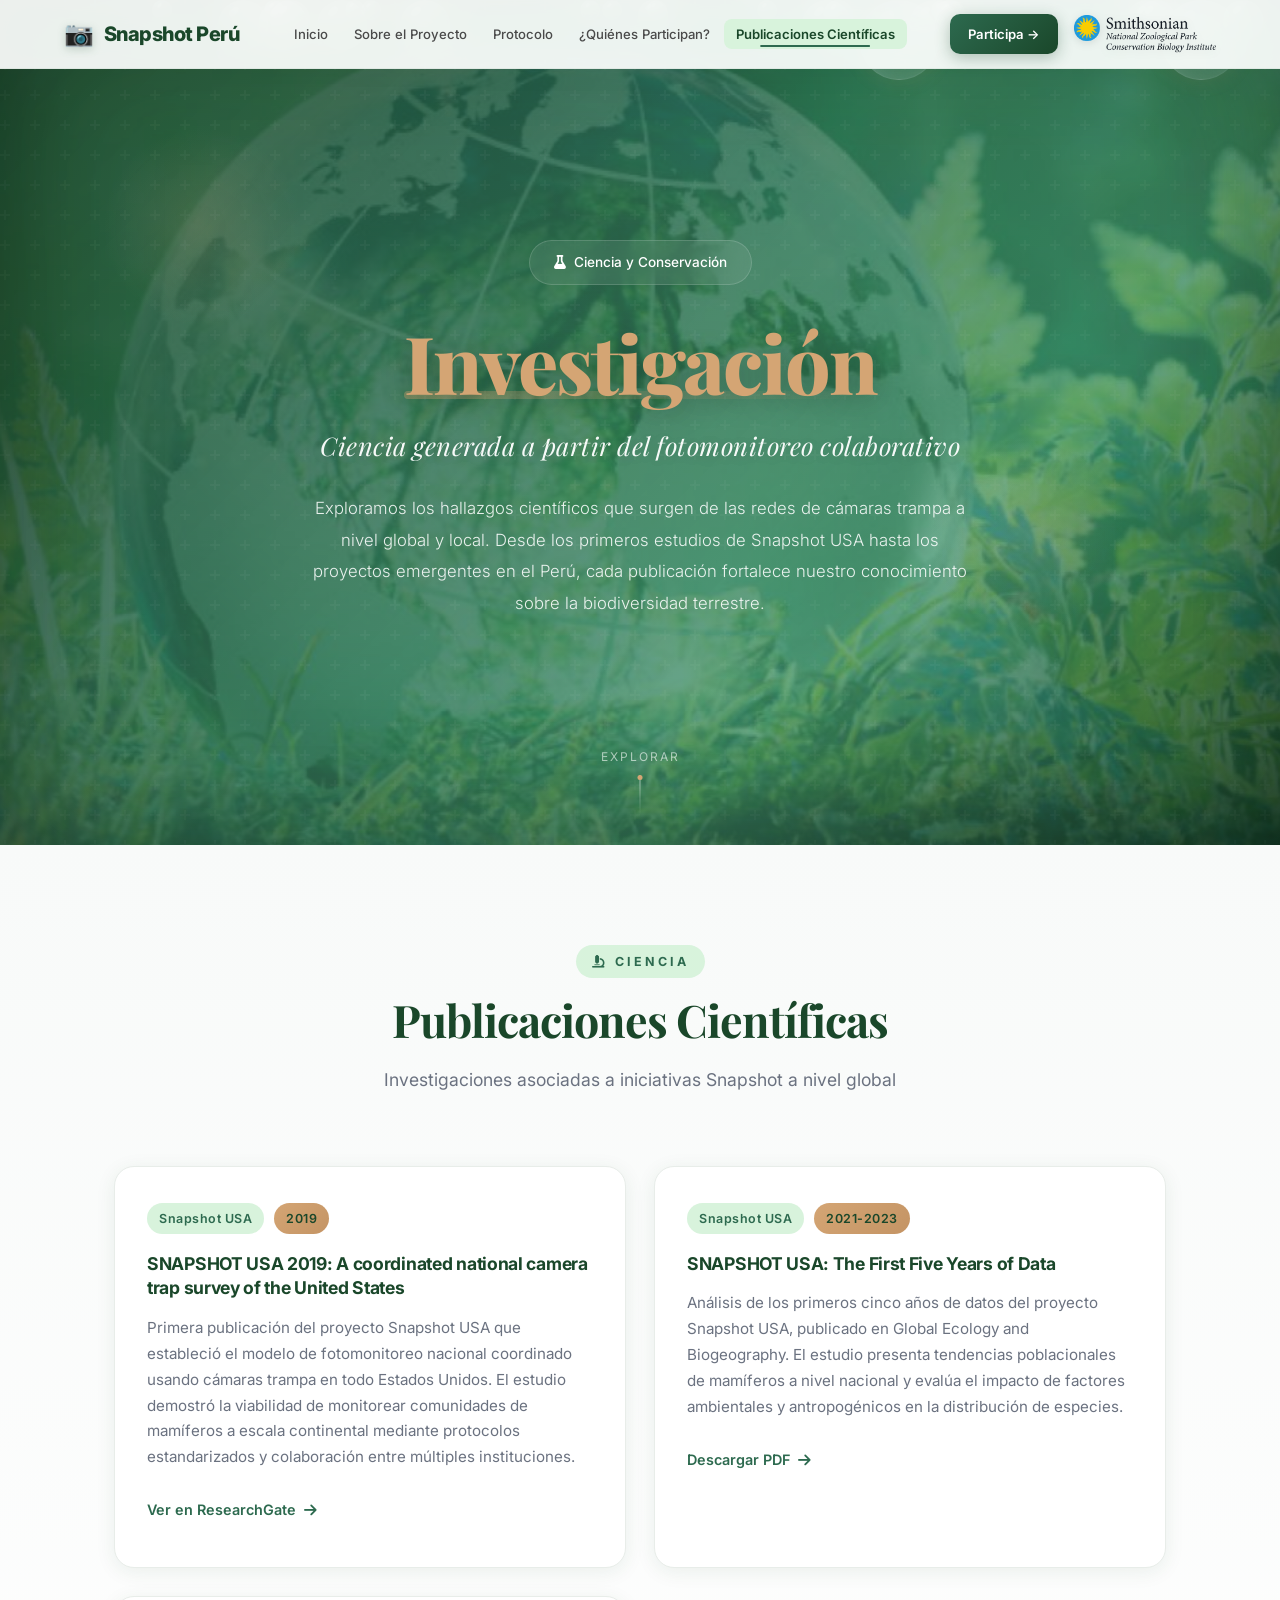
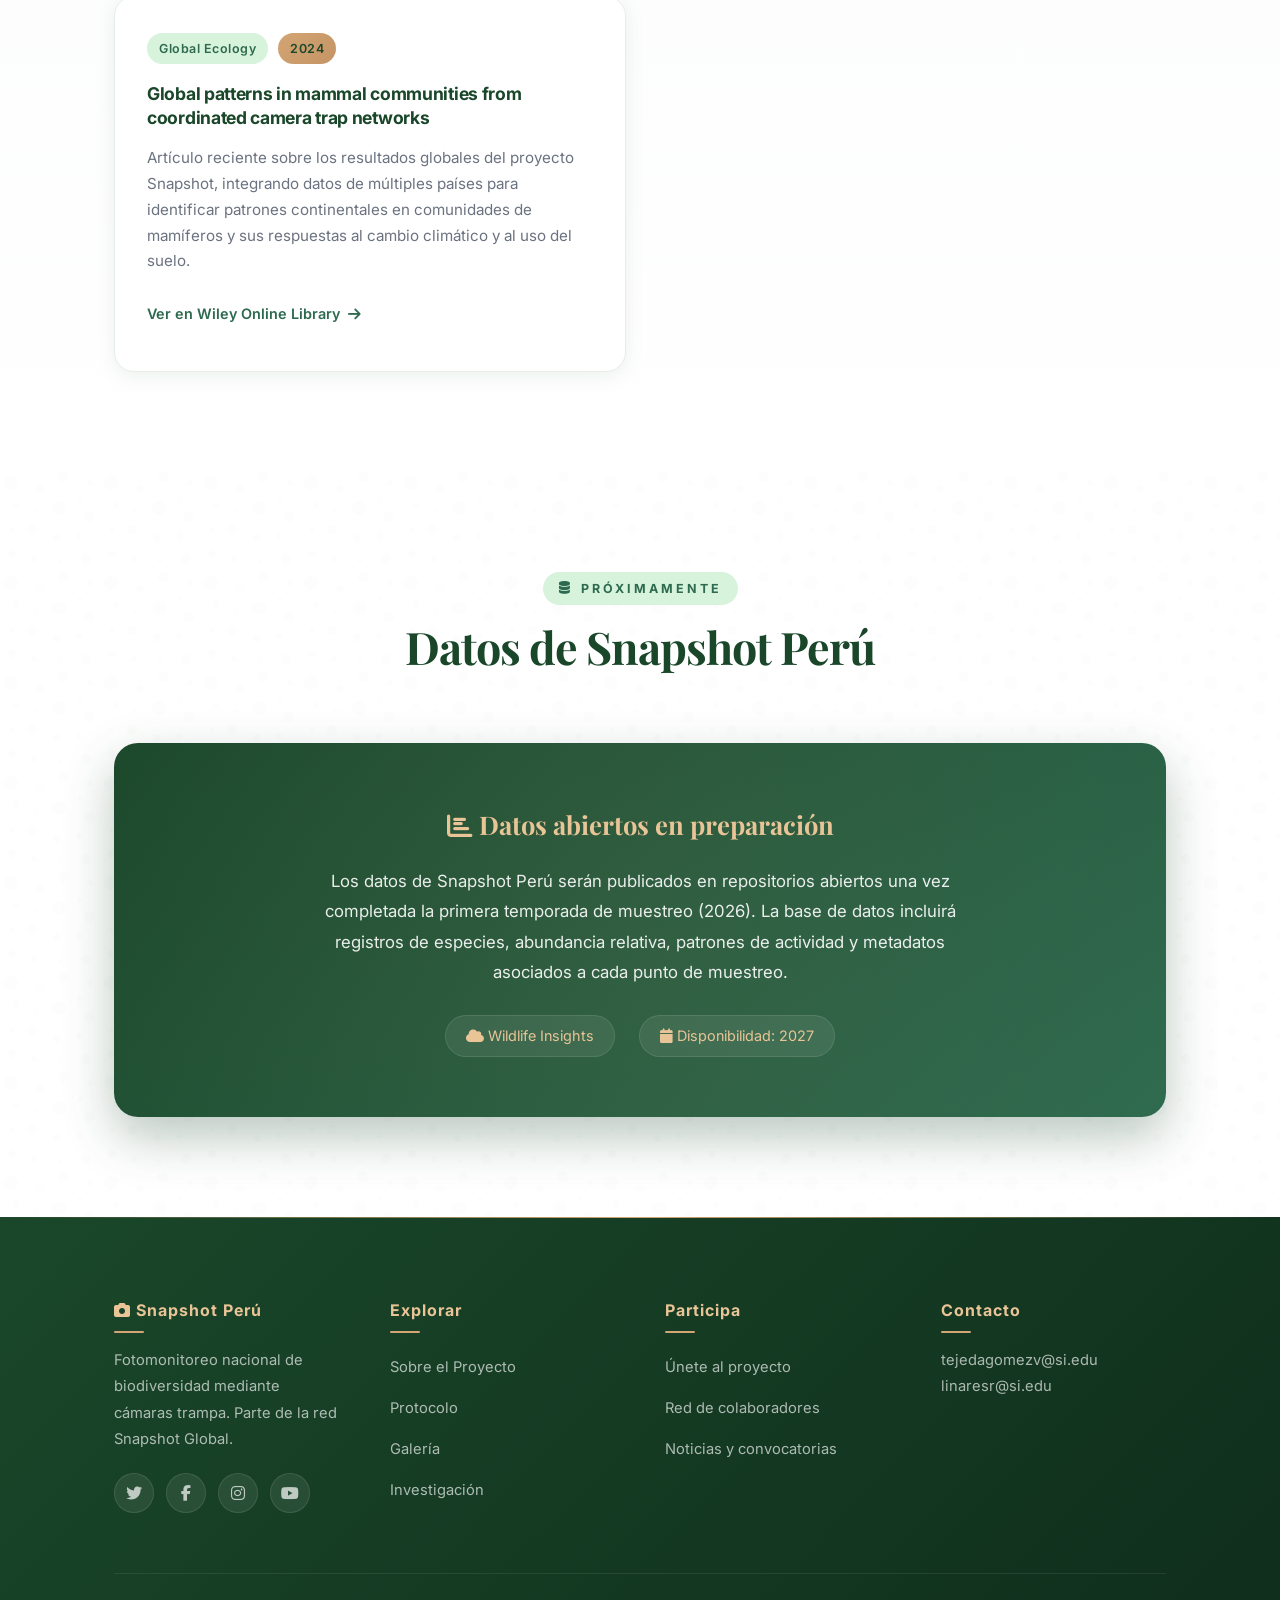
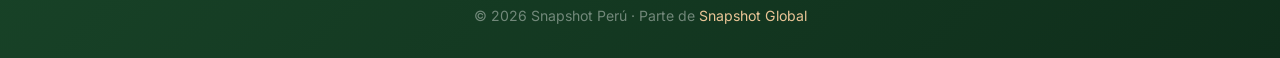
<file: investigacion.html>
<!DOCTYPE html>
<html lang="es">
<head>
    <meta charset="UTF-8">
    <meta name="viewport" content="width=device-width, initial-scale=1.0">
    <title>Investigación - Snapshot Perú</title>
    <link rel="preconnect" href="https://fonts.googleapis.com">
    <link rel="preconnect" href="https://fonts.gstatic.com" crossorigin>
    <link href="https://fonts.googleapis.com/css2?family=Inter:wght@300;400;500;600;700;800;900&family=Playfair+Display:ital,wght@0,400;0,600;0,700;0,800;1,400;1,600&display=swap" rel="stylesheet">
    <link rel="stylesheet" href="https://cdnjs.cloudflare.com/ajax/libs/font-awesome/6.5.1/css/all.min.css">
    <style>
        :root {
            --verde-oscuro: #1a472a;
            --verde-primario: #2d6a4f;
            --verde-claro: #40916c;
            --verde-pastel: #74c69d;
            --verde-fondo: #d8f3dc;
            --dorado: #d4a574;
            --dorado-claro: #e9c496;
            --texto: #1b1b1b;
            --texto-claro: #4a4a4a;
            --texto-muted: #6b7280;
            --blanco: #ffffff;
            --gris-fondo: #f8faf9;
            --gris-suave: #e8ede9;
            --sombra-suave: 0 4px 20px rgba(26, 71, 42, 0.08);
            --sombra-media: 0 8px 30px rgba(26, 71, 42, 0.12);
            --sombra-fuerte: 0 20px 60px rgba(26, 71, 42, 0.2);
            --transicion: all 0.4s cubic-bezier(0.4, 0, 0.2, 1);
            --transicion-lenta: all 0.8s cubic-bezier(0.4, 0, 0.2, 1);
        }

        * { margin: 0; padding: 0; box-sizing: border-box; }
        html { scroll-behavior: smooth; scroll-padding-top: 80px; }

        body {
            font-family: 'Inter', -apple-system, BlinkMacSystemFont, sans-serif;
            color: var(--texto);
            background: var(--blanco);
            line-height: 1.7;
            font-size: 16px;
            -webkit-font-smoothing: antialiased;
            overflow-x: hidden;
        }

        /* ============================================
           NAVEGACIÓN FIJA - PREMIUM
           ============================================ */
        .nav-top {
            position: fixed; top: 0; left: 0; right: 0; z-index: 1000;
            background: rgba(255,255,255,0.92);
            backdrop-filter: blur(20px) saturate(180%);
            border-bottom: 1px solid rgba(26,71,42,0.06);
            transition: var(--transicion);
        }
        .nav-top.scrolled { 
            box-shadow: var(--sombra-suave); 
            background: rgba(255,255,255,0.97);
        }
        .nav-container {
            max-width: 1200px; 
            margin: 0 auto; 
            padding: 0 24px;
            display: grid;
            grid-template-columns: auto 1fr auto;
            align-items: center;
            height: 68px;
            gap: 16px;
        }
        .nav-logo {
            display: flex; align-items: center; gap: 10px;
            text-decoration: none; color: var(--verde-oscuro);
            font-weight: 800; font-size: 1.25rem; letter-spacing: -0.5px;
            white-space: nowrap; flex-shrink: 0;
            transition: var(--transicion)
        }
        .nav-logo:hover { transform: scale(1.02); }
        .nav-logo-icon { 
            font-size: 1.5rem; 
            filter: drop-shadow(0 2px 4px rgba(26,71,42,0.2));
            animation: logoFloat 3s ease-in-out infinite;
        }
        @keyframes logoFloat {
            0%, 100% { transform: translateY(0); }
            50% { transform: translateY(-3px); }
        }

        .nav-links { 
            display: flex; 
            list-style: none; 
            gap: 2px; 
            align-items: center; 
            justify-self: center;
            margin-left: 0;
        }
        .nav-links a {
            color: var(--texto-claro); text-decoration: none;
            padding: 7px 12px; border-radius: 8px; font-size: 0.82rem;
            font-weight: 500; transition: var(--transicion);
            white-space: nowrap;
            position: relative;
        }
        .nav-links a::after {
            content: '';
            position: absolute;
            bottom: 2px; left: 50%;
            width: 0; height: 2px;
            background: var(--verde-primario);
            transition: var(--transicion);
            transform: translateX(-50%);
            border-radius: 1px;
        }
        .nav-links a:hover { color: var(--verde-primario); background: var(--verde-fondo); }
        .nav-links a:hover::after { width: 60%; }
        .nav-links a.active { 
            color: var(--verde-oscuro); 
            background: var(--verde-fondo); 
            font-weight: 600; 
        }
        .nav-links a.active::after { width: 60%; }

        .nav-right-group {
            display: flex;
            align-items: center;
            gap: 16px;
            flex-shrink: 0;
            justify-self: end;
        }
        .nav-right-group .nav-cta {
            background: linear-gradient(135deg, var(--verde-primario), var(--verde-oscuro));
            color: var(--blanco);
            padding: 9px 18px;
            border-radius: 10px;
            font-weight: 600;
            font-size: 0.82rem;
            text-decoration: none;
            box-shadow: 0 4px 15px rgba(26,71,42,0.3);
            transition: var(--transicion);
            position: relative;
            overflow: hidden;
            white-space: nowrap;
        }
        .nav-right-group .nav-cta::before {
            content: '';
            position: absolute;
            top: 0; left: -100%;
            width: 100%; height: 100%;
            background: linear-gradient(90deg, transparent, rgba(255,255,255,0.2), transparent);
            transition: left 0.5s ease;
        }
        .nav-right-group .nav-cta:hover::before { left: 100%; }
        .nav-right-group .nav-cta:hover {
            transform: translateY(-2px);
            box-shadow: 0 6px 20px rgba(26,71,42,0.4);
        }

        .nav-logo-derecha {
            display: flex;
            align-items: center;
            flex-shrink: 0;
            text-decoration: none;
        }
        .nav-logo-img {
            height: 38px;
            width: auto;
            object-fit: contain;
            transition: var(--transicion);
            filter: drop-shadow(0 2px 4px rgba(0,0,0,0.1));
        }
        .nav-logo-derecha:hover .nav-logo-img {
            transform: scale(1.08);
            filter: drop-shadow(0 4px 8px rgba(0,0,0,0.15));
        }

        .menu-toggle { 
            display: none; background: none; border: none; 
            font-size: 1.4rem; cursor: pointer; 
            color: var(--verde-oscuro); padding: 8px; 
        }

        /* ============================================
           HERO CON FONDO DE INVESTIGACIÓN + BURBUJAS
           ============================================ */
        .hero-investigacion {
            min-height: 70vh;
            display: flex;
            align-items: center;
            justify-content: center;
            position: relative;
            overflow: hidden;
            perspective: 1000px;
        }

        /* Capa 1: La foto de fondo con efecto parallax */
        .hero-investigacion::before {
            content: '';
            position: absolute;
            top: -10%; left: -10%; right: -10%; bottom: -10%;
            background: url("imagenes/fondo_investigacion.jpg") center/cover no-repeat;
            z-index: 0;
            transform: translateZ(-1px) scale(1.2);
            animation: heroZoom 20s ease-in-out infinite alternate;
        }
        @keyframes heroZoom {
            0% { transform: translateZ(-1px) scale(1.2); }
            100% { transform: translateZ(-1px) scale(1.3); }
        }

        /* Capa 2: Overlay con gradiente */
        .hero-investigacion::after {
            content: '';
            position: absolute;
            top: 0; left: 0; right: 0; bottom: 0;
            background: linear-gradient(
                135deg,
                rgba(26, 71, 42, 0.92) 0%,
                rgba(45, 106, 79, 0.85) 35%,
                rgba(64, 145, 108, 0.78) 70%,
                rgba(26, 71, 42, 0.88) 100%
            );
            z-index: 1;
        }

        /* Burbujas flotantes */
        .bubbles-container {
            position: absolute;
            top: 0; left: 0; right: 0; bottom: 0;
            z-index: 2;
            pointer-events: none;
            overflow: hidden;
        }
        .bubble {
            position: absolute;
            border-radius: 50%;
            background: radial-gradient(circle at 30% 30%, rgba(255,255,255,0.3), rgba(255,255,255,0.05));
            border: 1px solid rgba(255,255,255,0.1);
            animation: bubbleFloat linear infinite;
            box-shadow: 0 0 20px rgba(212, 165, 116, 0.15), inset 0 0 10px rgba(255,255,255,0.1);
        }
        .bubble::after {
            content: '';
            position: absolute;
            top: 15%; left: 20%;
            width: 25%; height: 15%;
            background: rgba(255,255,255,0.4);
            border-radius: 50%;
            transform: rotate(-45deg);
        }
        @keyframes bubbleFloat {
            0% { transform: translateY(100vh) translateX(0) scale(0.8); opacity: 0; }
            10% { opacity: 0.7; }
            90% { opacity: 0.7; }
            100% { transform: translateY(-10vh) translateX(30px) scale(1.2); opacity: 0; }
        }

        /* Patrón decorativo sutil */
        .hero-pattern {
            position: absolute;
            top: 0; left: 0; right: 0; bottom: 0;
            background: url("data:image/svg+xml,%3Csvg width='60' height='60' viewBox='0 0 60 60' xmlns='http://www.w3.org/2000/svg'%3E%3Cg fill='none' fill-rule='evenodd'%3E%3Cg fill='%23ffffff' fill-opacity='0.03'%3E%3Cpath d='M36 34v-4h-2v4h-4v2h4v4h2v-4h4v-2h-4zm0-30V0h-2v4h-4v2h4v4h2V6h4V4h-4zM6 34v-4H4v4H0v2h4v4h2v-4h4v-2H6zM6 4V0H4v4H0v2h4v4h2V6h4V4H6z'/%3E%3C/g%3E%3C/g%3E%3C/svg%3E");
            z-index: 2;
            pointer-events: none;
        }

        /* Efecto de viñeta */
        .hero-vignette {
            position: absolute;
            top: 0; left: 0; right: 0; bottom: 0;
            box-shadow: inset 0 0 150px rgba(0,0,0,0.4);
            z-index: 2;
            pointer-events: none;
        }

        .hero-content {
            text-align: center;
            color: var(--blanco);
            max-width: 850px;
            padding: 140px 24px 80px;
            position: relative;
            z-index: 3;
            animation: heroFadeIn 1.2s ease-out;
        }
        @keyframes heroFadeIn {
            0% { opacity: 0; transform: translateY(40px); }
            100% { opacity: 1; transform: translateY(0); }
        }

        .hero-badge {
            display: inline-flex;
            align-items: center;
            gap: 8px;
            background: rgba(255,255,255,0.08);
            backdrop-filter: blur(15px);
            padding: 10px 24px;
            border-radius: 50px;
            font-size: 0.85rem;
            font-weight: 500;
            margin-bottom: 35px;
            border: 1px solid rgba(255,255,255,0.15);
            animation: badgePulse 3s ease-in-out infinite;
            cursor: default;
        }
        @keyframes badgePulse {
            0%, 100% { box-shadow: 0 0 0 0 rgba(212, 165, 116, 0.3); }
            50% { box-shadow: 0 0 20px 5px rgba(212, 165, 116, 0.15); }
        }

        .hero-title {
            font-family: 'Playfair Display', serif;
            font-size: clamp(2.8rem, 7vw, 5rem);
            font-weight: 800;
            margin-bottom: 20px;
            letter-spacing: -2px;
            line-height: 1.05;
            text-shadow: 0 4px 30px rgba(0,0,0,0.3);
            position: relative;
        }
        .hero-title .title-accent {
            color: var(--dorado);
            position: relative;
            display: inline-block;
        }
        .hero-title .title-accent::after {
            content: '';
            position: absolute;
            bottom: 5px; left: 0; right: 0;
            height: 8px;
            background: linear-gradient(90deg, var(--dorado), transparent);
            opacity: 0.4;
            border-radius: 4px;
            z-index: -1;
        }

        .hero-subtitle {
            font-family: 'Playfair Display', serif;
            font-size: clamp(1.2rem, 2.5vw, 1.6rem);
            opacity: 0.95;
            margin-bottom: 25px;
            font-weight: 400;
            font-style: italic;
            max-width: 650px;
            margin-left: auto;
            margin-right: auto;
            text-shadow: 0 2px 15px rgba(0,0,0,0.2);
            letter-spacing: 0.5px;
        }

        .hero-desc {
            font-size: 1.05rem;
            opacity: 0.88;
            max-width: 680px;
            margin: 0 auto 45px;
            line-height: 1.9;
            font-weight: 300;
        }

        /* Scroll indicator */
        .scroll-indicator {
            position: absolute;
            bottom: 30px;
            left: 50%;
            transform: translateX(-50%);
            z-index: 3;
            display: flex;
            flex-direction: column;
            align-items: center;
            gap: 8px;
            animation: scrollBounce 2s ease-in-out infinite;
            cursor: pointer;
        }
        .scroll-indicator span {
            color: rgba(255,255,255,0.6);
            font-size: 0.75rem;
            letter-spacing: 2px;
            text-transform: uppercase;
        }
        .scroll-indicator .scroll-line {
            width: 1px;
            height: 40px;
            background: linear-gradient(to bottom, rgba(255,255,255,0.6), transparent);
            position: relative;
        }
        .scroll-indicator .scroll-line::after {
            content: '';
            position: absolute;
            top: 0; left: -2px;
            width: 5px; height: 5px;
            background: var(--dorado);
            border-radius: 50%;
            animation: scrollDot 2s ease-in-out infinite;
        }
        @keyframes scrollBounce {
            0%, 100% { transform: translateX(-50%) translateY(0); }
            50% { transform: translateX(-50%) translateY(8px); }
        }
        @keyframes scrollDot {
            0% { top: 0; opacity: 1; }
            100% { top: 40px; opacity: 0; }
        }

        /* Lente flare */
        .lens-flare {
            position: absolute;
            width: 200px; height: 200px;
            background: radial-gradient(circle, rgba(212,165,116,0.15) 0%, transparent 70%);
            border-radius: 50%;
            pointer-events: none;
            z-index: 2;
            animation: lensFloat 10s ease-in-out infinite;
        }
        @keyframes lensFloat {
            0%, 100% { transform: translate(0, 0); }
            25% { transform: translate(30px, -20px); }
            50% { transform: translate(-20px, 30px); }
            75% { transform: translate(20px, 20px); }
        }

        /* ============================================
           SECCIONES GENERALES
           ============================================ */
        .container { max-width: 1100px; margin: 0 auto; padding: 0 24px; }
        section { padding: 100px 0; position: relative; }
        .section-header { text-align: center; max-width: 700px; margin: 0 auto 70px; }
        .section-tag {
            display: inline-flex; align-items: center; gap: 8px;
            color: var(--verde-primario);
            font-size: 0.78rem; font-weight: 700; text-transform: uppercase;
            letter-spacing: 3px; margin-bottom: 16px;
            padding: 6px 16px;
            background: var(--verde-fondo);
            border-radius: 50px;
        }
        .section-title {
            font-family: 'Playfair Display', serif;
            font-size: clamp(2rem, 4.5vw, 2.8rem); 
            color: var(--verde-oscuro);
            margin-bottom: 18px; 
            font-weight: 700; 
            letter-spacing: -1px; 
            line-height: 1.15;
        }
        .section-subtitle { 
            color: var(--texto-muted); 
            font-size: 1.1rem; 
            line-height: 1.8;
            font-weight: 400;
        }

        /* ============================================
           PUBLICACIONES - TARJETAS PREMIUM
           ============================================ */
        .pub-section {
            background: linear-gradient(180deg, var(--gris-fondo) 0%, var(--blanco) 100%);
        }
        .pub-grid {
            display: grid;
            grid-template-columns: repeat(auto-fit, minmax(340px, 1fr));
            gap: 28px;
        }
        .pub-card {
            background: var(--blanco);
            border-radius: 20px;
            padding: 36px 32px;
            box-shadow: var(--sombra-suave);
            border: 1px solid var(--gris-suave);
            transition: var(--transicion);
            position: relative;
            overflow: hidden;
            transform-style: preserve-3d;
            perspective: 1000px;
        }
        .pub-card::before {
            content: '';
            position: absolute;
            top: 0; left: 0; right: 0;
            height: 4px;
            background: linear-gradient(90deg, var(--verde-primario), var(--dorado));
            transform: scaleX(0);
            transition: transform 0.5s ease;
            transform-origin: left;
        }
        .pub-card:hover::before { transform: scaleX(1); }
        .pub-card:hover { 
            transform: translateY(-8px); 
            box-shadow: var(--sombra-fuerte); 
            border-color: var(--verde-pastel); 
        }
        .pub-card .meta {
            display: flex; gap: 10px; flex-wrap: wrap; margin-bottom: 18px;
        }
        .pub-card .meta span {
            font-size: 0.78rem; color: var(--verde-primario);
            font-weight: 600; background: var(--verde-fondo);
            padding: 5px 12px; border-radius: 20px;
            letter-spacing: 0.5px;
        }
        .pub-card .meta span.year-tag {
            background: linear-gradient(135deg, var(--dorado), #c49464);
            color: var(--verde-oscuro);
        }
        .pub-card h3 {
            color: var(--verde-oscuro); 
            font-size: 1.1rem;
            margin-bottom: 14px; 
            font-weight: 700;
            line-height: 1.4;
            letter-spacing: -0.3px;
        }
        .pub-card p {
            color: var(--texto-muted); 
            font-size: 0.95rem; 
            line-height: 1.7;
            margin-bottom: 20px;
        }
        .pub-card .pub-link {
            display: inline-flex; 
            align-items: center; 
            gap: 8px;
            color: var(--verde-primario); 
            font-weight: 600;
            font-size: 0.9rem; 
            text-decoration: none;
            padding: 8px 0;
            transition: var(--transicion);
            position: relative;
        }
        .pub-card .pub-link::after {
            content: '';
            position: absolute;
            bottom: 6px; left: 0;
            width: 0; height: 2px;
            background: var(--dorado);
            transition: width 0.3s ease;
        }
        .pub-card .pub-link:hover { color: var(--verde-oscuro); }
        .pub-card .pub-link:hover::after { width: 100%; }
        .pub-card .pub-link i {
            transition: transform 0.3s ease;
        }
        .pub-card .pub-link:hover i {
            transform: translateX(4px);
        }

        /* ============================================
           DATOS ABIERTOS - CARD ESPECIAL
           ============================================ */
        .datos-section {
            background: var(--blanco);
            position: relative;
            overflow: hidden;
        }
        .datos-section::before {
            content: '';
            position: absolute;
            top: 0; left: 0; right: 0; bottom: 0;
            background: url("data:image/svg+xml,%3Csvg width='100' height='100' viewBox='0 0 100 100' xmlns='http://www.w3.org/2000/svg'%3E%3Cpath d='M11 18c3.866 0 7-3.134 7-7s-3.134-7-7-7-7 3.134-7 7 3.134 7 7 7zm48 25c3.866 0 7-3.134 7-7s-3.134-7-7-7-7 3.134-7 7 3.134 7 7 7zm-43-7c1.657 0 3-1.343 3-3s-1.343-3-3-3-3 1.343-3 3 1.343 3 3 3zm63 31c1.657 0 3-1.343 3-3s-1.343-3-3-3-3 1.343-3 3 1.343 3 3 3zM34 90c1.657 0 3-1.343 3-3s-1.343-3-3-3-3 1.343-3 3 1.343 3 3 3zm56-76c1.657 0 3-1.343 3-3s-1.343-3-3-3-3 1.343-3 3 1.343 3 3 3zM12 86c2.21 0 4-1.79 4-4s-1.79-4-4-4-4 1.79-4 4 1.79 4 4 4zm28-65c2.21 0 4-1.79 4-4s-1.79-4-4-4-4 1.79-4 4 1.79 4 4 4zm23-11c2.76 0 5-2.24 5-5s-2.24-5-5-5-5 2.24-5 5 2.24 5 5 5zm-6 60c2.21 0 4-1.79 4-4s-1.79-4-4-4-4 1.79-4 4 1.79 4 4 4zm29 22c2.76 0 5-2.24 5-5s-2.24-5-5-5-5 2.24-5 5 2.24 5 5 5zM32 63c2.76 0 5-2.24 5-5s-2.24-5-5-5-5 2.24-5 5 2.24 5 5 5zm57-13c2.76 0 5-2.24 5-5s-2.24-5-5-5-5 2.24-5 5 2.24 5 5 5zm-9-21c1.105 0 2-.895 2-2s-.895-2-2-2-2 .895-2 2 .895 2 2 2zM60 91c1.105 0 2-.895 2-2s-.895-2-2-2-2 .895-2 2 .895 2 2 2zM35 41c1.105 0 2-.895 2-2s-.895-2-2-2-2 .895-2 2 .895 2 2 2zM12 60c1.105 0 2-.895 2-2s-.895-2-2-2-2 .895-2 2 .895 2 2 2z' fill='%232d6a4f' fill-opacity='0.03' fill-rule='evenodd'/%3E%3C/svg%3E");
            opacity: 0.5;
        }
        .datos-card {
            background: linear-gradient(135deg, var(--verde-oscuro), var(--verde-primario));
            border-radius: 24px; 
            padding: 60px 48px;
            color: var(--blanco); 
            text-align: center;
            position: relative;
            overflow: hidden;
            box-shadow: 0 20px 50px rgba(26,71,42,0.3);
        }
        .datos-card::before {
            content: '';
            position: absolute;
            top: -50%; right: -50%;
            width: 200%; height: 200%;
            background: radial-gradient(circle, rgba(212,165,116,0.08) 0%, transparent 60%);
            animation: objectivesGlow 8s ease-in-out infinite;
        }
        @keyframes objectivesGlow {
            0%, 100% { transform: rotate(0deg); }
            50% { transform: rotate(180deg); }
        }
        .datos-card h3 {
            color: var(--dorado-claro); 
            font-family: 'Playfair Display', serif;
            font-size: 1.6rem;
            margin-bottom: 20px; 
            font-weight: 700;
            position: relative;
            z-index: 1;
        }
        .datos-card p {
            color: rgba(255,255,255,0.9); 
            max-width: 650px;
            margin: 0 auto 28px; 
            line-height: 1.8;
            font-size: 1.05rem;
            position: relative;
            z-index: 1;
        }
        .datos-card .datos-meta {
            display: inline-flex;
            gap: 24px;
            flex-wrap: wrap;
            justify-content: center;
            position: relative;
            z-index: 1;
        }
        .datos-card .datos-meta span {
            font-size: 0.9rem; 
            color: var(--dorado-claro);
            background: rgba(255,255,255,0.08);
            padding: 8px 20px;
            border-radius: 50px;
            border: 1px solid rgba(255,255,255,0.1);
        }

        /* ============================================
           TIMELINE DE INVESTIGACIÓN
           ============================================ */
        .timeline-section {
            background: var(--gris-fondo);
            padding: 100px 0;
        }
        .timeline {
            position: relative;
            max-width: 800px;
            margin: 0 auto;
        }
        .timeline::before {
            content: '';
            position: absolute;
            left: 50%;
            transform: translateX(-50%);
            width: 3px;
            height: 100%;
            background: linear-gradient(to bottom, var(--verde-primario), var(--dorado));
            border-radius: 3px;
        }
        .timeline-item {
            position: relative;
            margin-bottom: 50px;
            width: 50%;
            padding: 0 40px;
        }
        .timeline-item:nth-child(odd) {
            left: 0;
            text-align: right;
        }
        .timeline-item:nth-child(even) {
            left: 50%;
            text-align: left;
        }
        .timeline-dot {
            position: absolute;
            width: 20px; height: 20px;
            background: var(--blanco);
            border: 4px solid var(--verde-primario);
            border-radius: 50%;
            top: 5px;
        }
        .timeline-item:nth-child(odd) .timeline-dot {
            right: -10px;
        }
        .timeline-item:nth-child(even) .timeline-dot {
            left: -10px;
        }
        .timeline-content {
            background: var(--blanco);
            padding: 24px;
            border-radius: 16px;
            box-shadow: var(--sombra-suave);
            border: 1px solid var(--gris-suave);
            transition: var(--transicion);
        }
        .timeline-content:hover {
            transform: translateY(-5px);
            box-shadow: var(--sombra-media);
        }
        .timeline-content h4 {
            color: var(--verde-oscuro);
            font-size: 1.1rem;
            margin-bottom: 8px;
        }
        .timeline-content p {
            color: var(--texto-muted);
            font-size: 0.9rem;
            line-height: 1.6;
        }
        .timeline-year {
            display: inline-block;
            background: var(--verde-primario);
            color: white;
            padding: 4px 14px;
            border-radius: 20px;
            font-size: 0.75rem;
            font-weight: 700;
            margin-bottom: 10px;
        }

        /* ============================================
           FOOTER PREMIUM
           ============================================ */
        .footer-main {
            background: linear-gradient(135deg, var(--verde-oscuro), #0f2e1b);
            color: var(--blanco); 
            padding: 80px 0 30px;
            position: relative;
            overflow: hidden;
        }
        .footer-main::before {
            content: '';
            position: absolute;
            top: 0; left: 0; right: 0;
            height: 1px;
            background: linear-gradient(90deg, transparent, var(--dorado), transparent);
        }
        .footer-grid { 
            display: grid; 
            grid-template-columns: repeat(auto-fit, minmax(220px, 1fr)); 
            gap: 50px; 
            margin-bottom: 60px; 
            position: relative;
            z-index: 1;
        }
        .footer-col h4 { 
            font-size: 1rem; 
            margin-bottom: 22px; 
            font-weight: 700; 
            color: var(--dorado-claro);
            letter-spacing: 1px;
            position: relative;
            display: inline-block;
        }
        .footer-col h4::after {
            content: '';
            position: absolute;
            bottom: -8px; left: 0;
            width: 30px; height: 2px;
            background: var(--dorado);
            border-radius: 1px;
        }
        .footer-col p { 
            color: rgba(255,255,255,0.65); 
            font-size: 0.92rem; 
            line-height: 1.8; 
        }
        .footer-col a { 
            color: rgba(255,255,255,0.65); 
            text-decoration: none; 
            display: block; 
            padding: 8px 0; 
            font-size: 0.92rem; 
            transition: var(--transicion); 
            position: relative;
            padding-left: 0;
        }
        .footer-col a::before {
            content: '>';
            position: absolute;
            left: -15px;
            opacity: 0;
            transition: var(--transicion);
            color: var(--dorado);
        }
        .footer-col a:hover { 
            color: var(--dorado-claro); 
            padding-left: 15px; 
        }
        .footer-col a:hover::before {
            opacity: 1;
            left: 0;
        }
        .footer-bottom { 
            border-top: 1px solid rgba(255,255,255,0.08); 
            padding-top: 30px; 
            text-align: center; 
            font-size: 0.88rem; 
            color: rgba(255,255,255,0.4);
            position: relative;
            z-index: 1;
        }
        .footer-bottom a {
            color: var(--dorado-claro);
            text-decoration: none;
            transition: var(--transicion);
        }
        .footer-bottom a:hover {
            color: var(--dorado);
        }
        .social-links {
            display: flex;
            gap: 12px;
            margin-top: 20px;
        }
        .social-links a {
            width: 40px; height: 40px;
            border-radius: 50%;
            background: rgba(255,255,255,0.08);
            display: flex;
            align-items: center;
            justify-content: center;
            color: rgba(255,255,255,0.7);
            font-size: 1rem;
            transition: var(--transicion);
            border: 1px solid rgba(255,255,255,0.1);
        }
        .social-links a:hover {
            background: var(--dorado);
            color: var(--verde-oscuro);
            transform: translateY(-3px);
            border-color: var(--dorado);
        }

        /* ============================================
           ANIMACIONES DE ENTRADA
           ============================================ */
        .fade-in {
            opacity: 0;
            transform: translateY(30px);
            transition: opacity 0.8s ease, transform 0.8s ease;
        }
        .fade-in.visible {
            opacity: 1;
            transform: translateY(0);
        }
        .fade-in-delay-1 { transition-delay: 0.1s; }
        .fade-in-delay-2 { transition-delay: 0.2s; }
        .fade-in-delay-3 { transition-delay: 0.3s; }
        .fade-in-delay-4 { transition-delay: 0.4s; }

        /* ============================================
           RESPONSIVE
           ============================================ */
        @media (max-width: 768px) {
            .menu-toggle { display: block; }
            .nav-links { 
                display: none; position: absolute; top: 68px; left: 0; right: 0; 
                background: rgba(255,255,255,0.98); backdrop-filter: blur(20px); 
                flex-direction: column; padding: 20px; gap: 4px; 
                border-bottom: 1px solid var(--gris-suave); box-shadow: var(--sombra-media); 
            }
            .nav-links.active { display: flex; }
            .nav-links a { padding: 12px 16px; display: block; width: 100%; font-size: 0.9rem; }
            .nav-links a::after { display: none; }
            .nav-right-group { display: none; }
            .nav-links .nav-cta-mobile {
                display: block;
                background: linear-gradient(135deg, var(--verde-primario), var(--verde-oscuro));
                color: var(--blanco) !important;
                text-align: center;
                border-radius: 10px;
                margin-top: 8px;
            }
            section { padding: 60px 0; }
            .pub-grid { grid-template-columns: 1fr; }
            .datos-card { padding: 40px 24px; }
            .timeline::before { left: 20px; }
            .timeline-item { width: 100%; left: 0 !important; padding-left: 50px; padding-right: 0; text-align: left !important; }
            .timeline-item:nth-child(odd) .timeline-dot,
            .timeline-item:nth-child(even) .timeline-dot {
                left: 10px; right: auto;
            }
        }
        @media (min-width: 769px) {
            .nav-links .nav-cta-mobile { display: none; }
        }
    </style>
</head>
<body>

    <!-- ============================================
         NAVEGACIÓN FIJA
         ============================================ -->
    <nav class="nav-top" id="navbar">
        <div class="nav-container">
            <a href="index.html" class="nav-logo">
                <span class="nav-logo-icon">📷</span>
                <span>Snapshot Perú</span>
            </a>

            <button class="menu-toggle" onclick="toggleMenu()">☰</button>

            <ul class="nav-links" id="navLinks">
                <li><a href="index.html">Inicio</a></li>
                <li><a href="sobre.html">Sobre el Proyecto</a></li>
                <li><a href="protocolo.html">Protocolo</a></li>
                <li><a href="mapa.html">¿Quiénes Participan?</a></li>
                <li><a href="investigacion.html" class="active">Publicaciones Científicas</a></li>
                <li class="nav-cta-mobile"><a href="contacto.html">Participa →</a></li>
            </ul>

            <div class="nav-right-group">
                <a href="contacto.html" class="nav-cta">Participa →</a>
                <a href="https://www.si.edu" target="_blank" class="nav-logo-derecha">
                    <img src="logos/smithsonian.png" alt="Smithsonian" class="nav-logo-img">
                </a>
            </div>
        </div>
    </nav>

    <!-- ============================================
         HERO CON FONDO DE INVESTIGACIÓN + BURBUJAS
         ============================================ -->
    <section class="hero-investigacion">
        <div class="lens-flare" style="top: 15%; left: 8%;"></div>
        <div class="lens-flare" style="bottom: 25%; right: 12%; animation-delay: -5s;"></div>

        <div class="bubbles-container" id="bubbles"></div>
        <div class="hero-pattern"></div>
        <div class="hero-vignette"></div>

        <div class="hero-content">
            <div class="hero-badge">
                <i class="fas fa-flask"></i>
                Ciencia y Conservación
            </div>
            <h1 class="hero-title">
                <span class="title-accent">Investigación</span>
            </h1>
            <p class="hero-subtitle">Ciencia generada a partir del fotomonitoreo colaborativo</p>
            <p class="hero-desc">
                Exploramos los hallazgos científicos que surgen de las redes de cámaras trampa a nivel global 
                y local. Desde los primeros estudios de Snapshot USA hasta los proyectos emergentes en el Perú, 
                cada publicación fortalece nuestro conocimiento sobre la biodiversidad terrestre.
            </p>
        </div>

        <div class="scroll-indicator" onclick="document.getElementById('publicaciones').scrollIntoView({behavior:'smooth'})">
            <span>Explorar</span>
            <div class="scroll-line"></div>
        </div>
    </section>

    <!-- ============================================
         PUBLICACIONES CIENTÍFICAS
         ============================================ -->
    <section class="pub-section" id="publicaciones">
        <div class="container">
            <div class="section-header fade-in">
                <span class="section-tag"><i class="fas fa-microscope"></i> Ciencia</span>
                <h2 class="section-title">Publicaciones Científicas</h2>
                <p class="section-subtitle">Investigaciones asociadas a iniciativas Snapshot a nivel global</p>
            </div>

            <div class="pub-grid">
                <div class="pub-card fade-in fade-in-delay-1">
                    <div class="meta">
                        <span>Snapshot USA</span>
                        <span class="year-tag">2019</span>
                    </div>
                    <h3>SNAPSHOT USA 2019: A coordinated national camera trap survey of the United States</h3>
                    <p>
                        Primera publicación del proyecto Snapshot USA que estableció el modelo de fotomonitoreo 
                        nacional coordinado usando cámaras trampa en todo Estados Unidos. El estudio demostró 
                        la viabilidad de monitorear comunidades de mamíferos a escala continental mediante 
                        protocolos estandarizados y colaboración entre múltiples instituciones.
                    </p>
                    <a href="https://www.researchgate.net/publication/350570790_SNAPSHOT_USA_2019_a_coordinated_national_camera_trap_survey_of_the_United_States" target="_blank" class="pub-link">
                        Ver en ResearchGate <i class="fas fa-arrow-right"></i>
                    </a>
                </div>

                <div class="pub-card fade-in fade-in-delay-2">
                    <div class="meta">
                        <span>Snapshot USA</span>
                        <span class="year-tag">2021-2023</span>
                    </div>
                    <h3>SNAPSHOT USA: The First Five Years of Data</h3>
                    <p>
                        Análisis de los primeros cinco años de datos del proyecto Snapshot USA, publicado en 
                        Global Ecology and Biogeography. El estudio presenta tendencias poblacionales de 
                        mamíferos a nivel nacional y evalúa el impacto de factores ambientales y antropogénicos 
                        en la distribución de especies.
                    </p>
                    <a href="https://research.fs.usda.gov/download/treesearch/69050.pdf" target="_blank" class="pub-link">
                        Descargar PDF <i class="fas fa-arrow-right"></i>
                    </a>
                </div>

                <div class="pub-card fade-in fade-in-delay-3">
                    <div class="meta">
                        <span>Global Ecology</span>
                        <span class="year-tag">2024</span>
                    </div>
                    <h3>Global patterns in mammal communities from coordinated camera trap networks</h3>
                    <p>
                        Artículo reciente sobre los resultados globales del proyecto Snapshot, integrando 
                        datos de múltiples países para identificar patrones continentales en comunidades de 
                        mamíferos y sus respuestas al cambio climático y al uso del suelo.
                    </p>
                    <a href="https://onlinelibrary.wiley.com/doi/10.1111/geb.70229" target="_blank" class="pub-link">
                        Ver en Wiley Online Library <i class="fas fa-arrow-right"></i>
                    </a>
                </div>
            </div>
        </div>
    </section>



    <!-- ============================================
         DATOS ABIERTOS
         ============================================ -->
    <section class="datos-section">
        <div class="container">
            <div class="section-header fade-in">
                <span class="section-tag"><i class="fas fa-database"></i> Próximamente</span>
                <h2 class="section-title">Datos de Snapshot Perú</h2>
            </div>

            <div class="datos-card fade-in fade-in-delay-1">
                <h3><i class="fas fa-chart-bar"></i> Datos abiertos en preparación</h3>
                <p>
                    Los datos de Snapshot Perú serán publicados en repositorios abiertos una vez completada 
                    la primera temporada de muestreo (2026). La base de datos incluirá registros de 
                    especies, abundancia relativa, patrones de actividad y metadatos asociados a cada 
                    punto de muestreo.
                </p>
                <div class="datos-meta">
                    <span><i class="fas fa-cloud"></i> Wildlife Insights</span>
                    <span><i class="fas fa-calendar"></i> Disponibilidad: 2027</span>
                </div>
            </div>
        </div>
    </section>

    <!-- ============================================
         FOOTER PREMIUM
         ============================================ -->
    <footer class="footer-main">
        <div class="container">
            <div class="footer-grid">
                <div class="footer-col">
                    <h4><i class="fas fa-camera"></i> Snapshot Perú</h4>
                    <p>Fotomonitoreo nacional de biodiversidad mediante cámaras trampa. Parte de la red Snapshot Global.</p>
                    <div class="social-links">
                        <a href="#" aria-label="Twitter"><i class="fab fa-twitter"></i></a>
                        <a href="#" aria-label="Facebook"><i class="fab fa-facebook-f"></i></a>
                        <a href="#" aria-label="Instagram"><i class="fab fa-instagram"></i></a>
                        <a href="#" aria-label="YouTube"><i class="fab fa-youtube"></i></a>
                    </div>
                </div>
                <div class="footer-col">
                    <h4>Explorar</h4>
                    <a href="sobre.html">Sobre el Proyecto</a>
                    <a href="protocolo.html">Protocolo</a>
                    <a href="galeria.html">Galería</a>
                    <a href="investigacion.html">Investigación</a>
                </div>
                <div class="footer-col">
                    <h4>Participa</h4>
                    <a href="contacto.html">Únete al proyecto</a>
                    <a href="colaboradores.html">Red de colaboradores</a>
                    <a href="noticias.html">Noticias y convocatorias</a>
                </div>
                <div class="footer-col">
                    <h4>Contacto</h4>
                    <p>tejedagomezv@si.edu<br>linaresr@si.edu</p>
                </div>
            </div>
            <div class="footer-bottom">
                <p>&copy; 2026 Snapshot Perú &middot; Parte de <a href="https://www.snapshot-global.org/" target="_blank">Snapshot Global</a></p>
            </div>
        </div>
    </footer>

    <!-- ============================================
         SCRIPTS
         ============================================ -->
    <script>
        // Menu toggle
        function toggleMenu() {
            document.getElementById('navLinks').classList.toggle('active');
        }

        // Navbar scroll effect
        window.addEventListener('scroll', function() {
            const nav = document.getElementById('navbar');
            if (window.scrollY > 50) nav.classList.add('scrolled');
            else nav.classList.remove('scrolled');
        });

        // Burbujas flotantes
        function createBubbles() {
            const container = document.getElementById('bubbles');
            const sizes = [20, 30, 40, 50, 60, 80];
            for (let i = 0; i < 25; i++) {
                const bubble = document.createElement('div');
                bubble.className = 'bubble';
                const size = sizes[Math.floor(Math.random() * sizes.length)];
                bubble.style.width = size + 'px';
                bubble.style.height = size + 'px';
                bubble.style.left = Math.random() * 100 + '%';
                bubble.style.animationDuration = (Math.random() * 15 + 10) + 's';
                bubble.style.animationDelay = (Math.random() * 15) + 's';
                container.appendChild(bubble);
            }
        }
        createBubbles();

        // Animación de entrada al scroll
        const observerOptions = {
            threshold: 0.1,
            rootMargin: '0px 0px -50px 0px'
        };

        const observer = new IntersectionObserver((entries) => {
            entries.forEach(entry => {
                if (entry.isIntersecting) {
                    entry.target.classList.add('visible');
                }
            });
        }, observerOptions);

        document.querySelectorAll('.fade-in').forEach(el => {
            observer.observe(el);
        });

        // Efecto parallax en hero
        window.addEventListener('scroll', function() {
            const scrolled = window.pageYOffset;
            const hero = document.querySelector('.hero-investigacion');
            if (hero) {
                const speed = 0.5;
                hero.style.backgroundPositionY = (scrolled * speed) + 'px';
            }
        });

        // Efecto 3D en tarjetas con mouse
        document.querySelectorAll('.pub-card').forEach(card => {
            card.addEventListener('mousemove', function(e) {
                const rect = card.getBoundingClientRect();
                const x = e.clientX - rect.left;
                const y = e.clientY - rect.top;
                const centerX = rect.width / 2;
                const centerY = rect.height / 2;
                const rotateX = (y - centerY) / 25;
                const rotateY = (centerX - x) / 25;
                card.style.transform = `perspective(1000px) rotateX(${rotateX}deg) rotateY(${rotateY}deg) translateY(-8px)`;
            });
            card.addEventListener('mouseleave', function() {
                card.style.transform = '';
            });
        });
    </script>

</body>
</html>
</file>
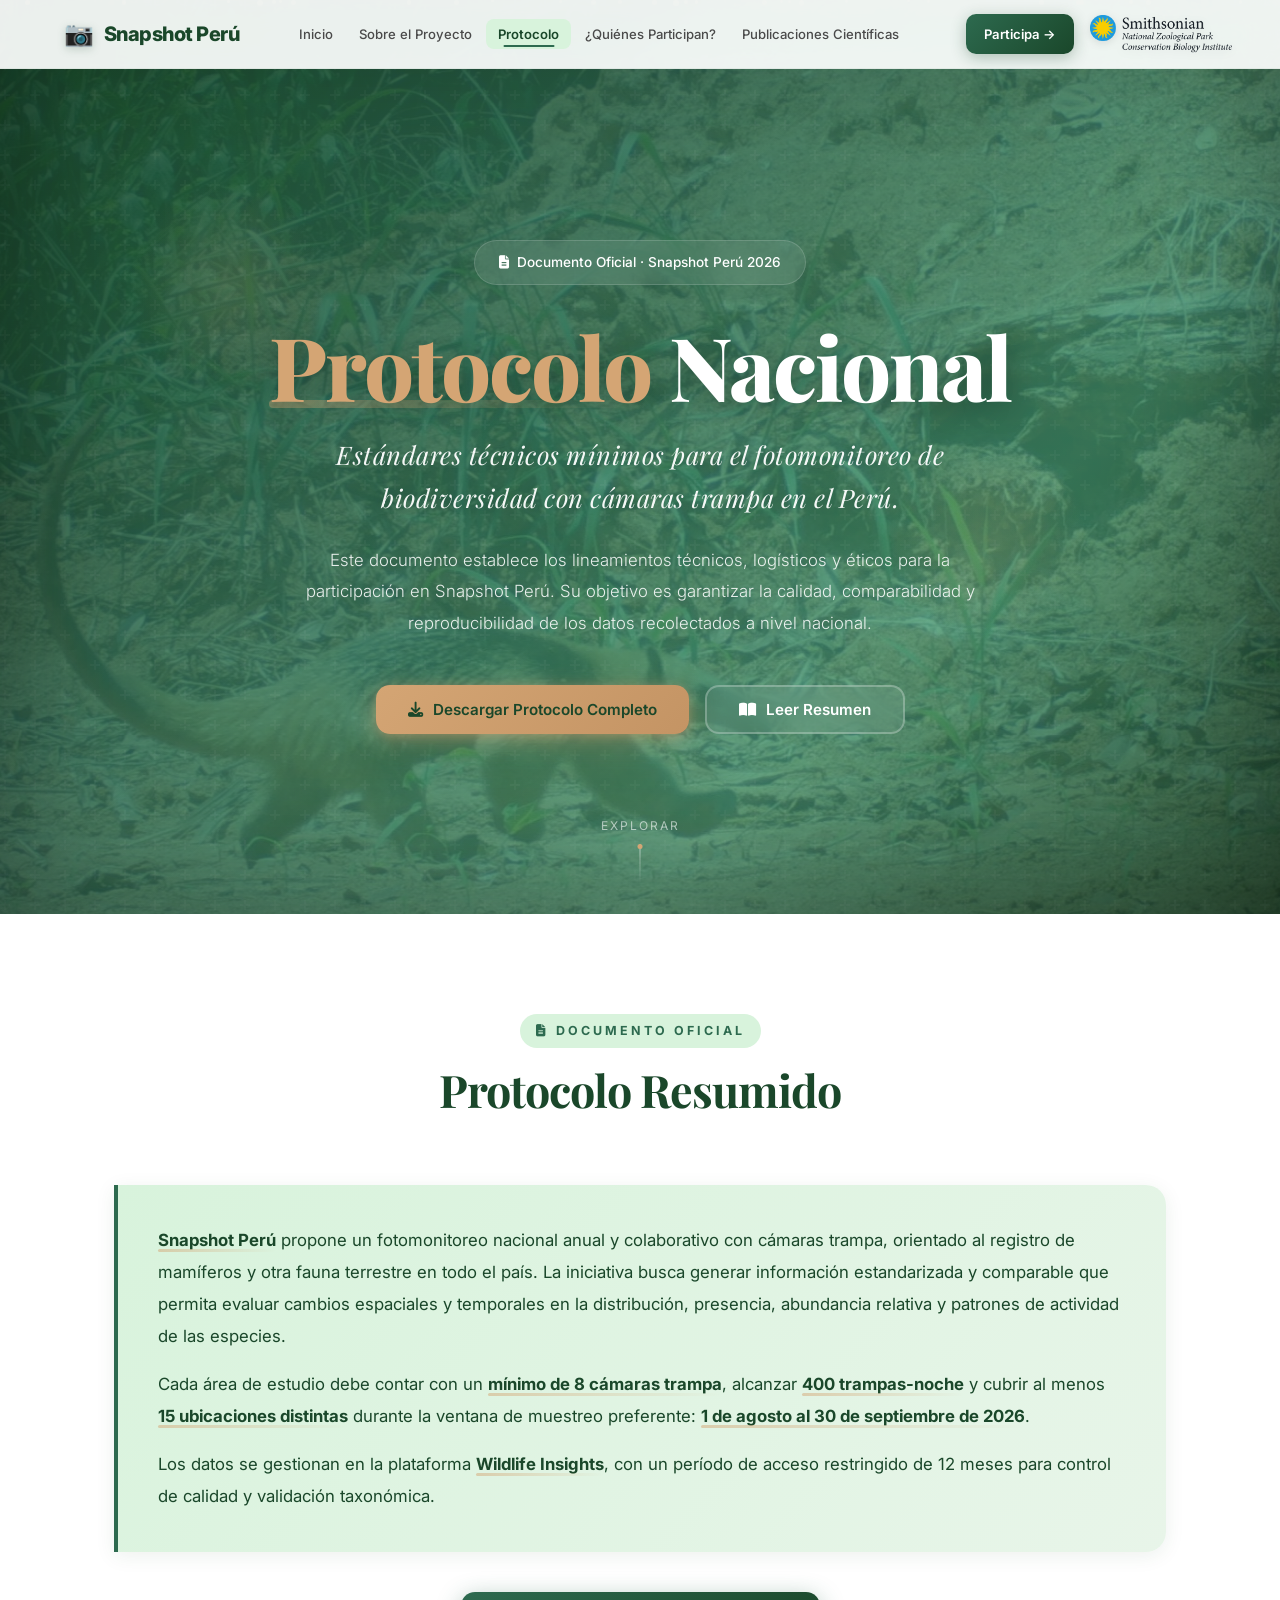
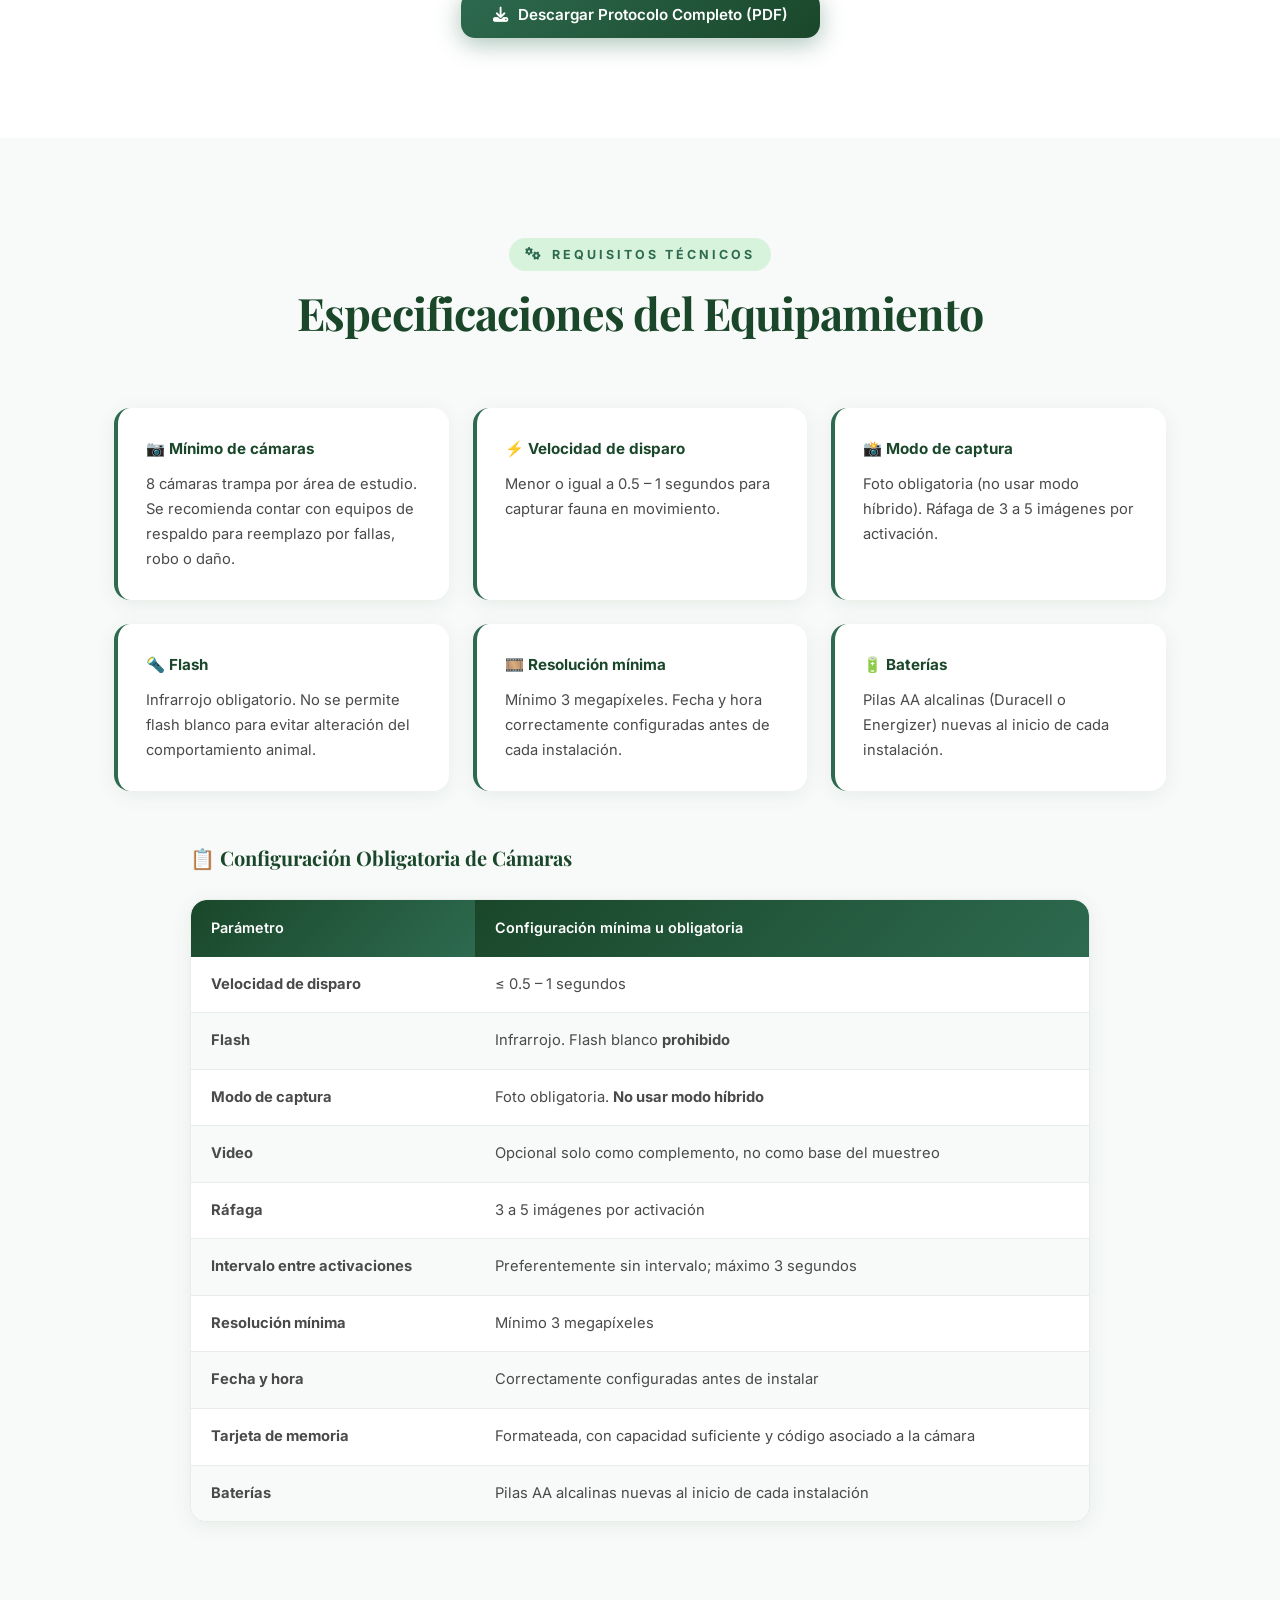
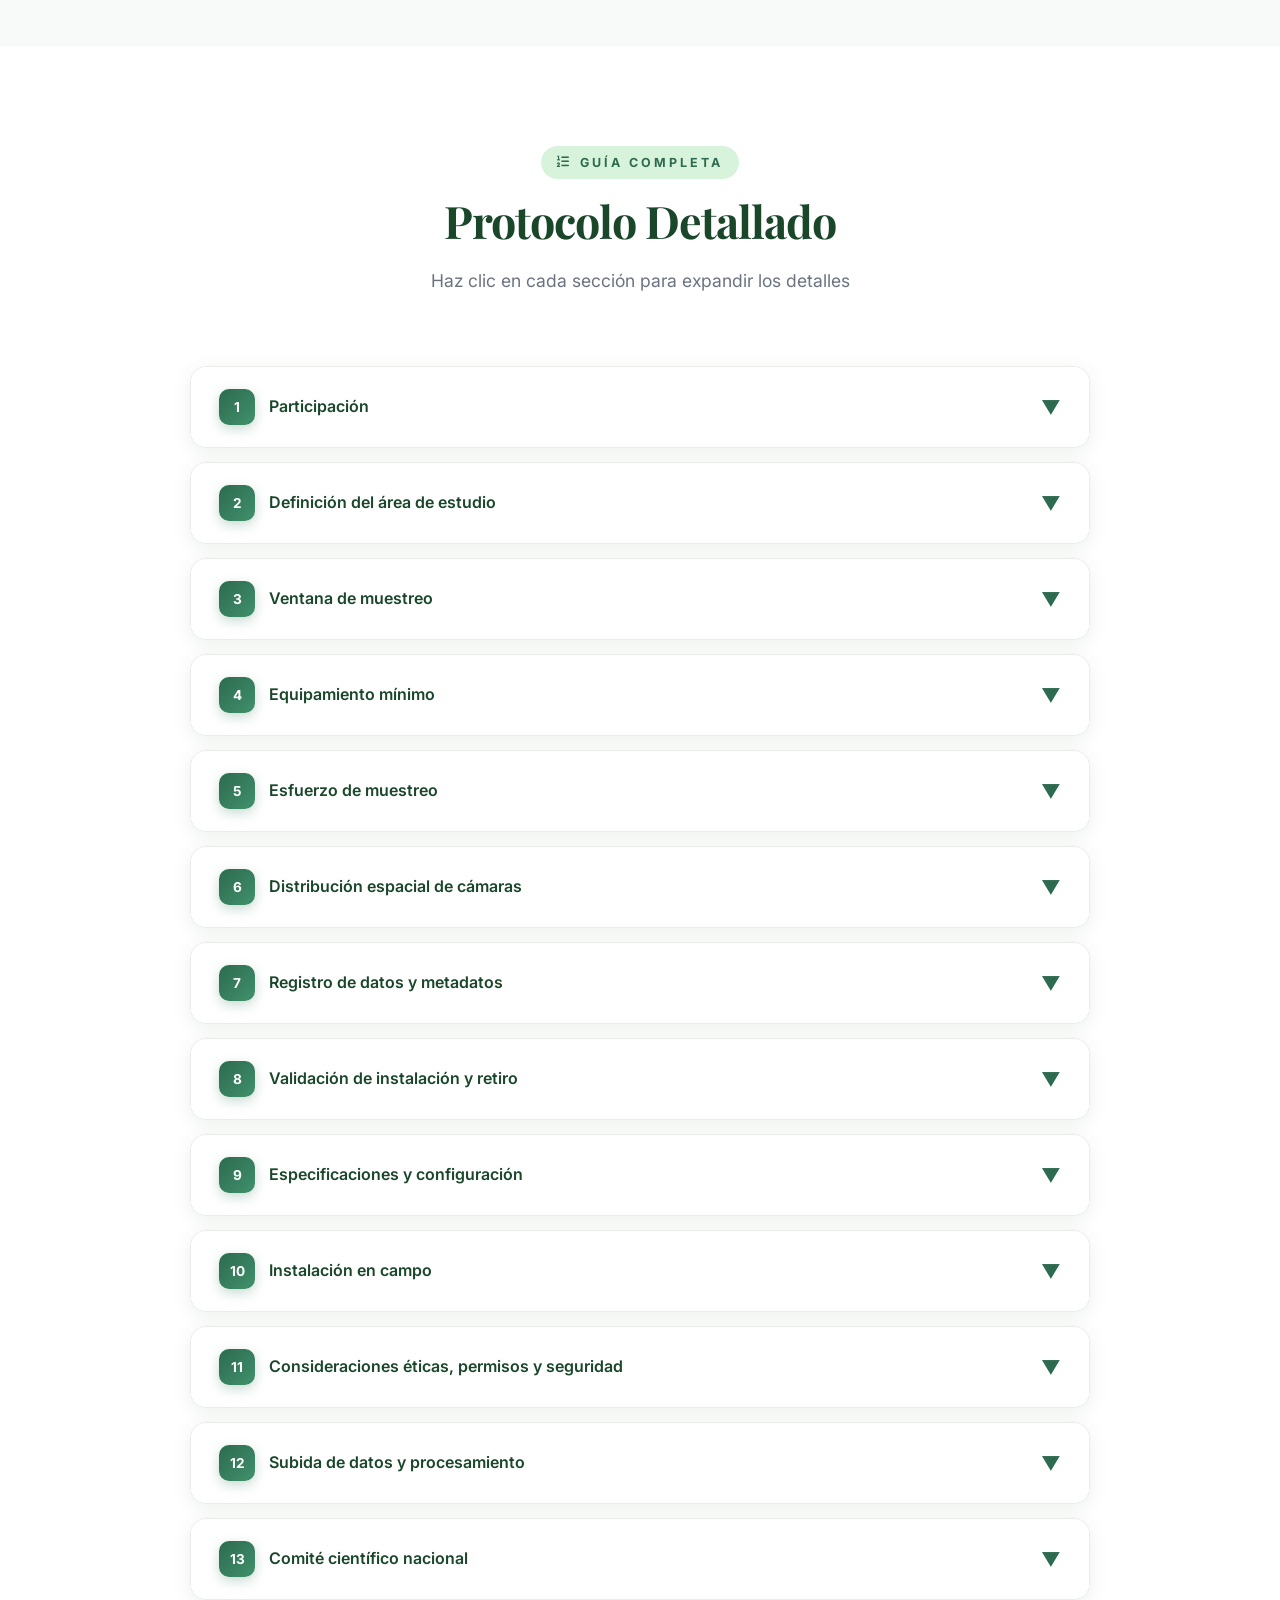
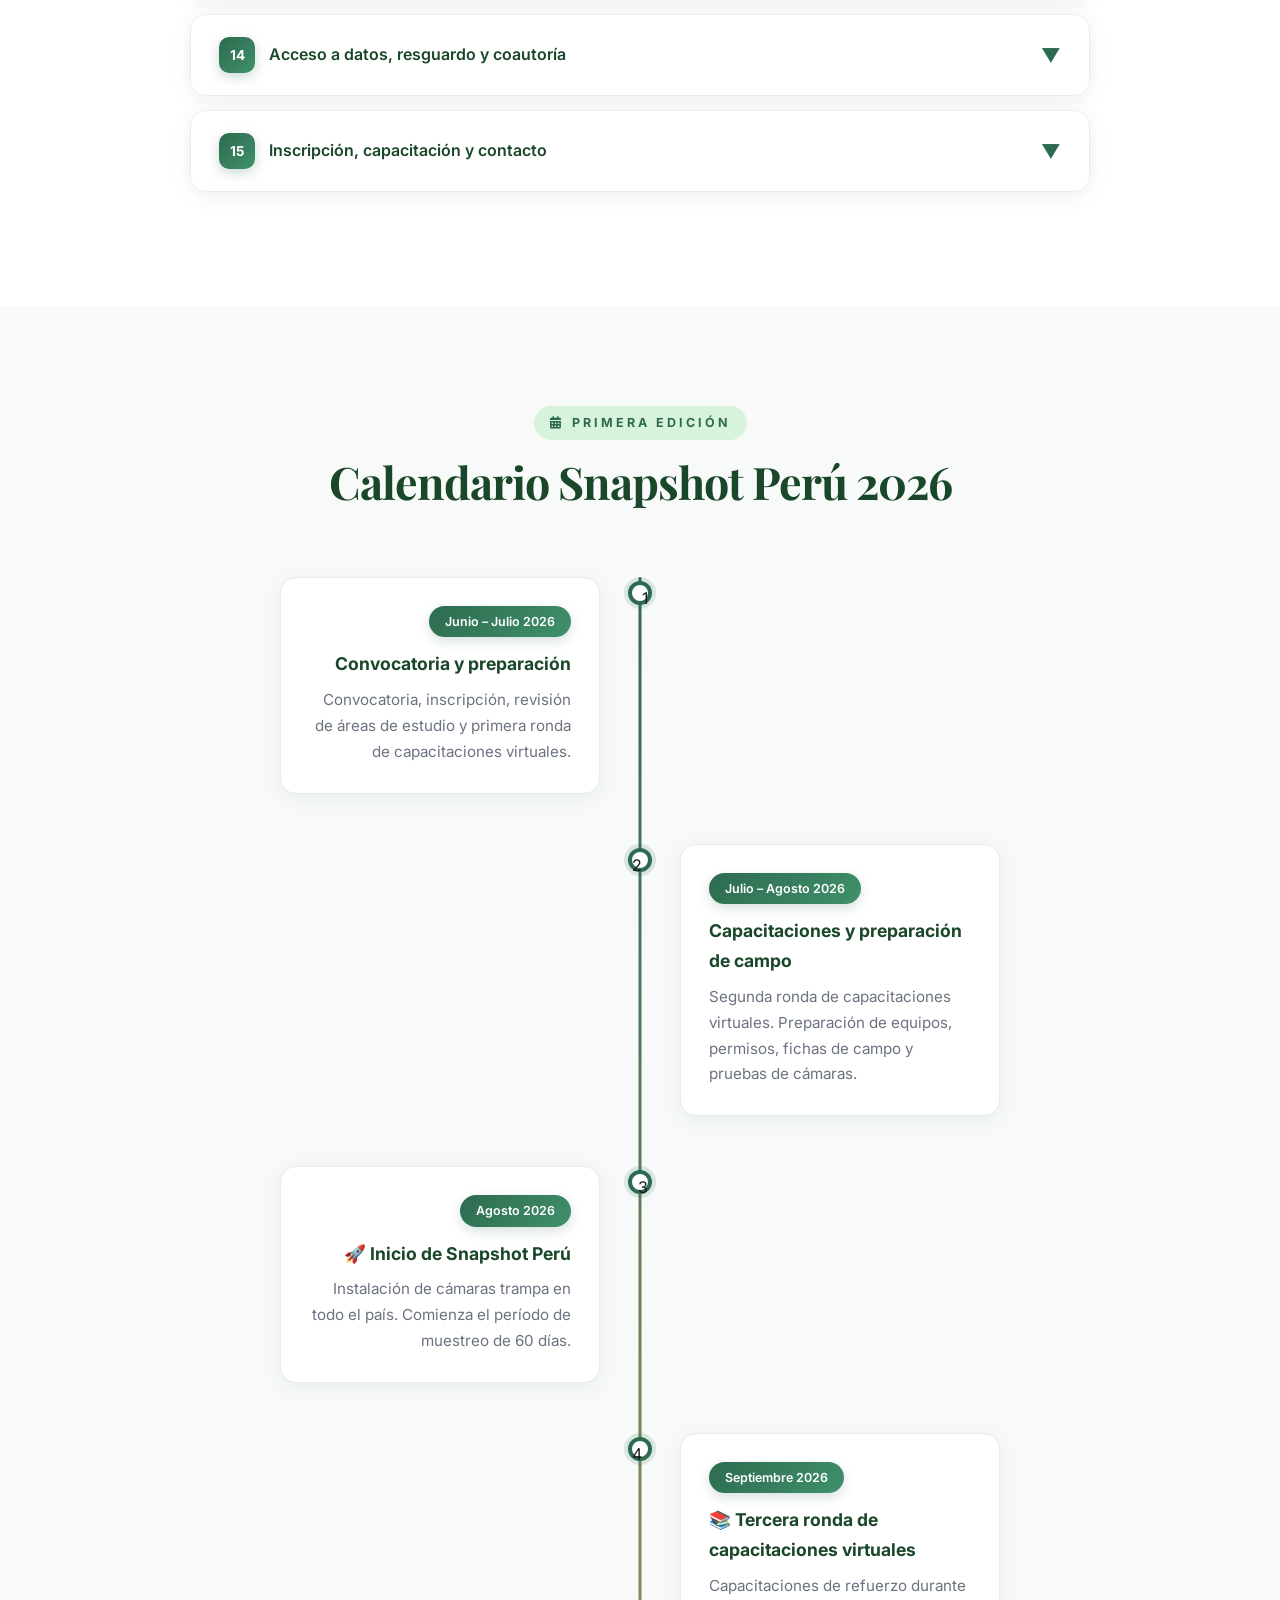
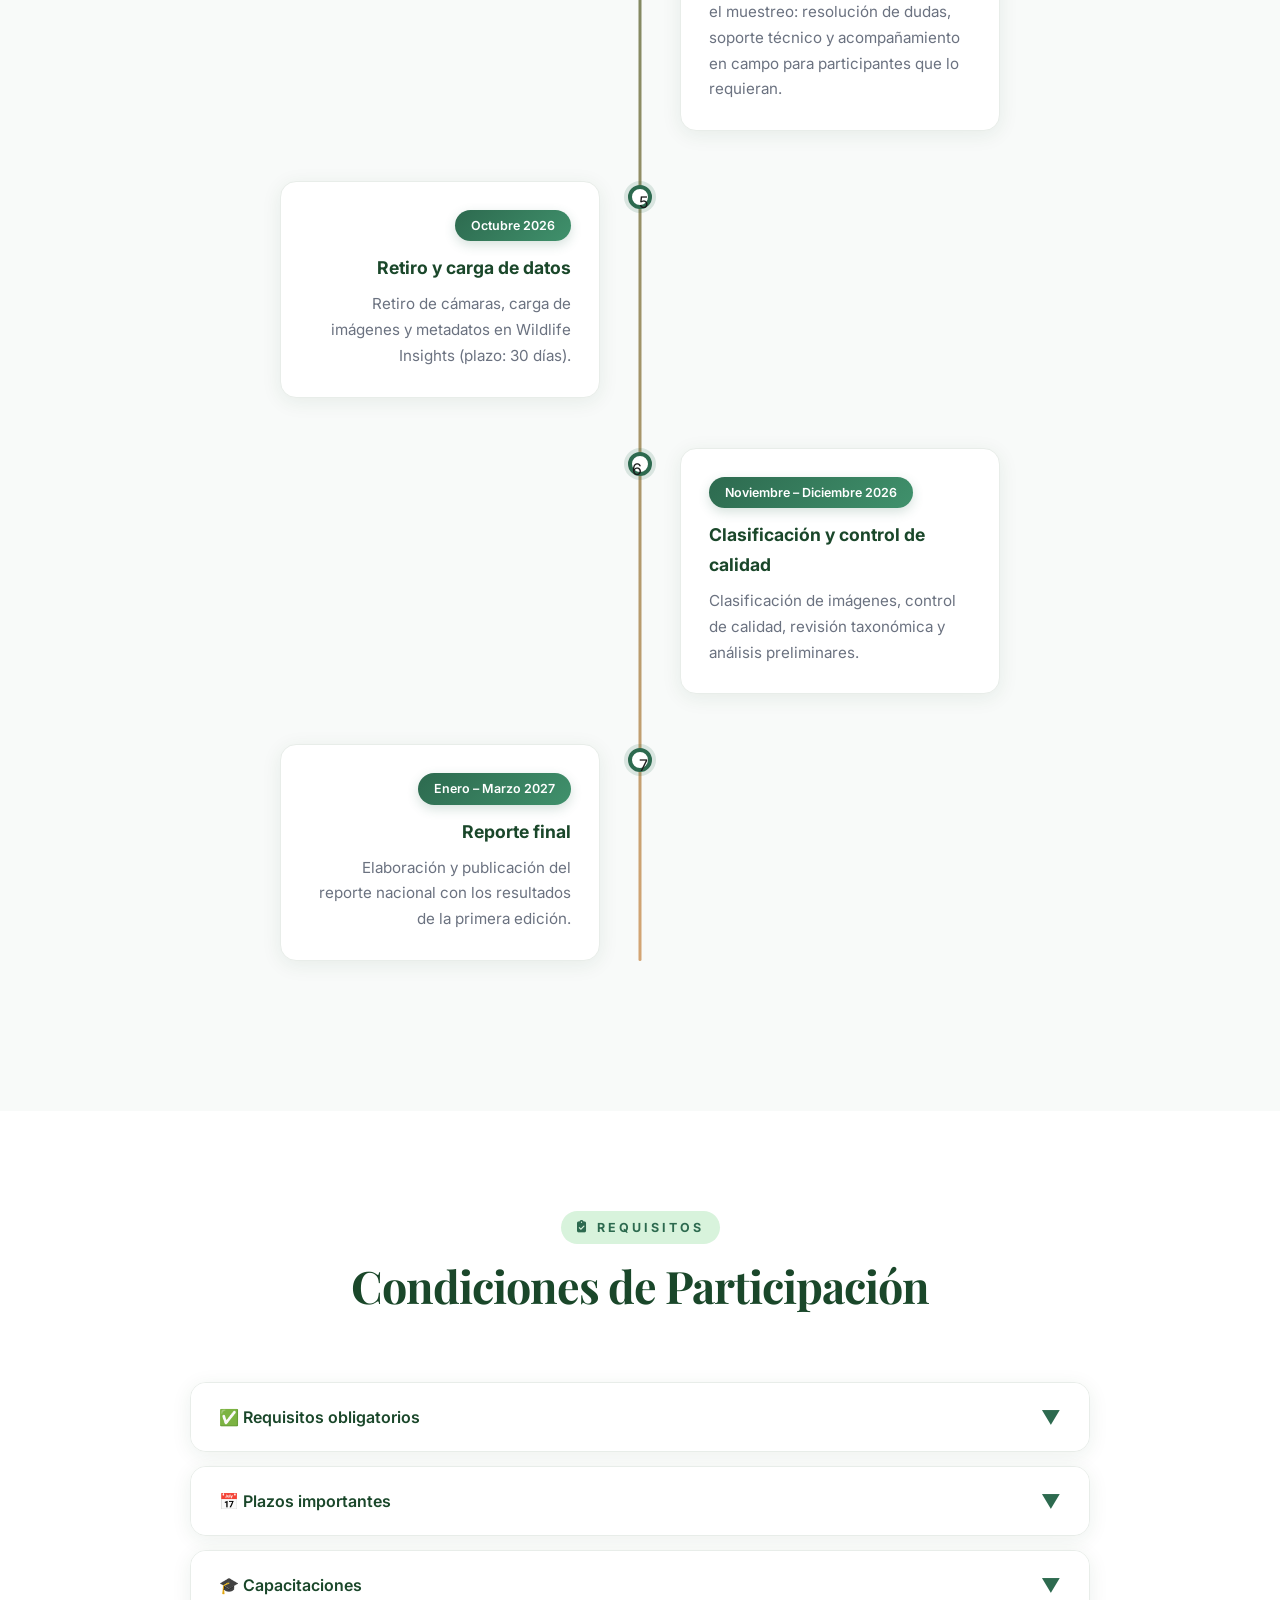
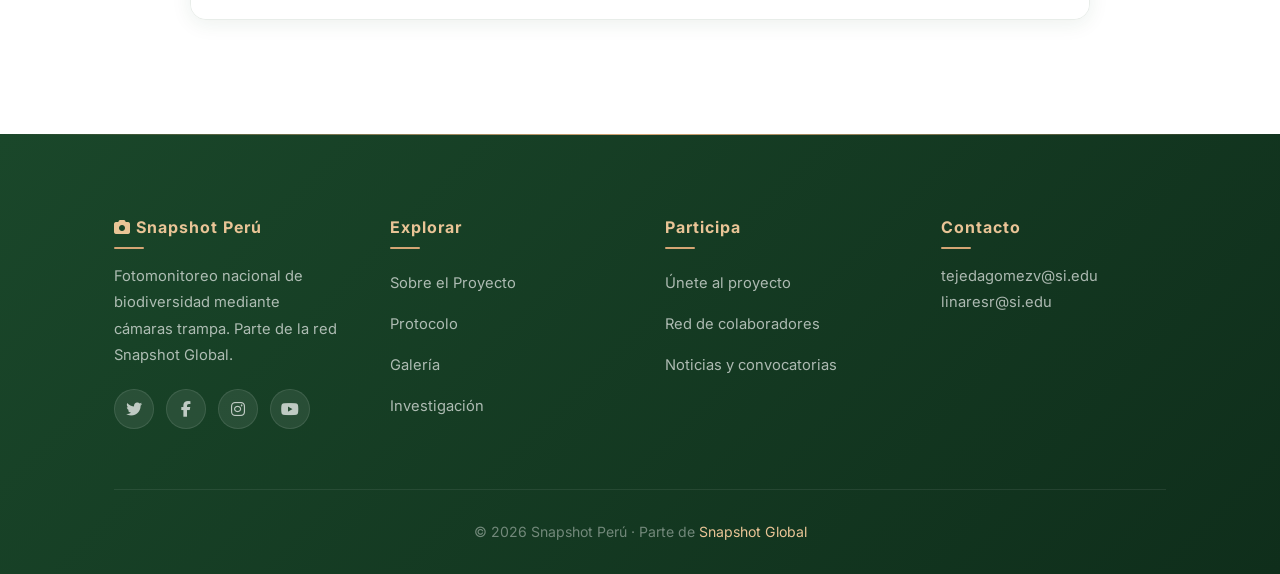
<file: protocolo.html>
<!DOCTYPE html>
<html lang="es">
<head>
    <meta charset="UTF-8">
    <meta name="viewport" content="width=device-width, initial-scale=1.0">
    <title>Protocolo - Snapshot Perú</title>
    <link rel="preconnect" href="https://fonts.googleapis.com">
    <link rel="preconnect" href="https://fonts.gstatic.com" crossorigin>
    <link href="https://fonts.googleapis.com/css2?family=Inter:wght@300;400;500;600;700;800;900&family=Playfair+Display:ital,wght@0,400;0,600;0,700;0,800;1,400;1,600&display=swap" rel="stylesheet">
    <link rel="stylesheet" href="https://cdnjs.cloudflare.com/ajax/libs/font-awesome/6.5.1/css/all.min.css">
    <style>
    :root {
        --verde-oscuro: #1a472a;
        --verde-primario: #2d6a4f;
        --verde-claro: #40916c;
        --verde-pastel: #74c69d;
        --verde-fondo: #d8f3dc;
        --dorado: #d4a574;
        --dorado-claro: #e9c496;
        --texto: #1b1b1b;
        --texto-claro: #4a4a4a;
        --texto-muted: #6b7280;
        --blanco: #ffffff;
        --gris-fondo: #f8faf9;
        --gris-suave: #e8ede9;
        --sombra-suave: 0 4px 20px rgba(26, 71, 42, 0.08);
        --sombra-media: 0 8px 30px rgba(26, 71, 42, 0.12);
        --sombra-fuerte: 0 20px 60px rgba(26, 71, 42, 0.2);
        --transicion: all 0.4s cubic-bezier(0.4, 0, 0.2, 1);
        --transicion-lenta: all 0.8s cubic-bezier(0.4, 0, 0.2, 1);
    }

    * { margin: 0; padding: 0; box-sizing: border-box; }
    html { scroll-behavior: smooth; scroll-padding-top: 80px; }

    body {
        font-family: 'Inter', -apple-system, BlinkMacSystemFont, sans-serif;
        color: var(--texto);
        background: var(--blanco);
        line-height: 1.7;
        font-size: 16px;
        -webkit-font-smoothing: antialiased;
        overflow-x: hidden;
    }

    /* ============================================
       NAVEGACIÓN FIJA - PREMIUM (idéntico al index)
       ============================================ */
    .nav-top {
        position: fixed; top: 0; left: 0; right: 0; z-index: 1000;
        background: rgba(255,255,255,0.92);
        backdrop-filter: blur(20px) saturate(180%);
        border-bottom: 1px solid rgba(26,71,42,0.06);
        transition: var(--transicion);
    }
    .nav-top.scrolled { 
        box-shadow: var(--sombra-suave); 
        background: rgba(255,255,255,0.97);
    }

    .nav-container {
        max-width: 1200px; 
        margin: 0 auto; 
        padding: 0 8px 0 24px;
        display: flex; 
        justify-content: space-between; 
        align-items: center;
        height: 68px;
        gap: 16px;
    }

    .nav-logo {
        display: flex; align-items: center; gap: 10px;
        text-decoration: none; color: var(--verde-oscuro);
        font-weight: 800; font-size: 1.25rem; letter-spacing: -0.5px;
        white-space: nowrap; flex-shrink: 0;
        transition: var(--transicion)
    }
    .nav-logo:hover { transform: scale(1.02); }
    .nav-logo-icon { 
        font-size: 1.5rem; 
        filter: drop-shadow(0 2px 4px rgba(26,71,42,0.2));
        animation: logoFloat 3s ease-in-out infinite;
    }
    @keyframes logoFloat {
        0%, 100% { transform: translateY(0); }
        50% { transform: translateY(-3px); }
    }

    .nav-links { 
        display: flex; 
        list-style: none; 
        gap: 2px; 
        align-items: center; 
        margin-left: auto;
    }
    .nav-links a {
        color: var(--texto-claro); text-decoration: none;
        padding: 7px 12px; border-radius: 8px; font-size: 0.82rem;
        font-weight: 500; transition: var(--transicion);
        white-space: nowrap;
        position: relative;
    }
    .nav-links a::after {
        content: '';
        position: absolute;
        bottom: 2px; left: 50%;
        width: 0; height: 2px;
        background: var(--verde-primario);
        transition: var(--transicion);
        transform: translateX(-50%);
        border-radius: 1px;
    }
    .nav-links a:hover { color: var(--verde-primario); background: var(--verde-fondo); }
    .nav-links a:hover::after { width: 60%; }
    .nav-links a.active { 
        color: var(--verde-oscuro); 
        background: var(--verde-fondo); 
        font-weight: 600; 
    }
    .nav-links a.active::after { width: 60%; }

    .nav-cta {
        background: linear-gradient(135deg, var(--verde-primario), var(--verde-oscuro)) !important; 
        color: var(--blanco) !important;
        padding: 9px 18px !important; 
        border-radius: 10px !important;
        font-weight: 600 !important; 
        font-size: 0.82rem !important;
        margin-left: 6px;
        box-shadow: 0 4px 15px rgba(26,71,42,0.3);
        transition: var(--transicion) !important;
        position: relative;
        overflow: hidden;
    }
    .nav-cta::after { display: none !important; }
    .nav-cta::before {
        content: '';
        position: absolute;
        top: 0; left: -100%;
        width: 100%; height: 100%;
        background: linear-gradient(90deg, transparent, rgba(255,255,255,0.2), transparent);
        transition: left 0.5s ease;
    }
    .nav-cta:hover::before { left: 100%; }
    .nav-cta:hover { 
        transform: translateY(-2px) !important;
        box-shadow: 0 6px 20px rgba(26,71,42,0.4) !important;
    }

    .menu-toggle { 
        display: none; background: none; border: none; 
        font-size: 1.4rem; cursor: pointer; 
        color: var(--verde-oscuro); padding: 8px; 
    }

    /* ============================================
       HERO CON EFECTO 3D PARALLAX (fondo.JPG)
       ============================================ */
    .hero-main {
        min-height: 70vh;
        display: flex;
        align-items: center;
        justify-content: center;
        position: relative;
        overflow: hidden;
        perspective: 1000px;
    }

    .hero-main::before {
        content: '';
        position: absolute;
        top: -10%; left: -10%; right: -10%; bottom: -10%;
        background: url("imagenes/fondo_protocolo.JPG") center/cover no-repeat;
        z-index: 0;
        transform: translateZ(-1px) scale(1.2);
        animation: heroZoom 20s ease-in-out infinite alternate;
    }
    @keyframes heroZoom {
        0% { transform: translateZ(-1px) scale(1.2); }
        100% { transform: translateZ(-1px) scale(1.3); }
    }

    .hero-main::after {
        content: '';
        position: absolute;
        top: 0; left: 0; right: 0; bottom: 0;
        background: linear-gradient(
            135deg,
            rgba(26, 71, 42, 0.92) 0%,
            rgba(45, 106, 79, 0.85) 35%,
            rgba(64, 145, 108, 0.78) 70%,
            rgba(26, 71, 42, 0.88) 100%
        );
        z-index: 1;
    }

    .particles-container {
        position: absolute;
        top: 0; left: 0; right: 0; bottom: 0;
        z-index: 2;
        pointer-events: none;
        overflow: hidden;
    }
    .particle {
        position: absolute;
        width: 4px; height: 4px;
        background: rgba(212, 165, 116, 0.6);
        border-radius: 50%;
        animation: particleFloat linear infinite;
    }
    @keyframes particleFloat {
        0% { transform: translateY(100vh) rotate(0deg); opacity: 0; }
        10% { opacity: 1; }
        90% { opacity: 1; }
        100% { transform: translateY(-10vh) rotate(720deg); opacity: 0; }
    }

    .hero-pattern {
        position: absolute;
        top: 0; left: 0; right: 0; bottom: 0;
        background: url("data:image/svg+xml,%3Csvg width='60' height='60' viewBox='0 0 60 60' xmlns='http://www.w3.org/2000/svg'%3E%3Cg fill='none' fill-rule='evenodd'%3E%3Cg fill='%23ffffff' fill-opacity='0.03'%3E%3Cpath d='M36 34v-4h-2v4h-4v2h4v4h2v-4h4v-2h-4zm0-30V0h-2v4h-4v2h4v4h2V6h4V4h-4zM6 34v-4H4v4H0v2h4v4h2v-4h4v-2H6zM6 4V0H4v4H0v2h4v4h2V6h4V4H6z'/%3E%3C/g%3E%3C/g%3E%3C/svg%3E");
        z-index: 2;
        pointer-events: none;
    }

    .hero-vignette {
        position: absolute;
        top: 0; left: 0; right: 0; bottom: 0;
        box-shadow: inset 0 0 150px rgba(0,0,0,0.4);
        z-index: 2;
        pointer-events: none;
    }

    .hero-content {
        text-align: center;
        color: var(--blanco);
        max-width: 850px;
        padding: 140px 24px 80px;
        position: relative;
        z-index: 3;
        animation: heroFadeIn 1.2s ease-out;
    }
    @keyframes heroFadeIn {
        0% { opacity: 0; transform: translateY(40px); }
        100% { opacity: 1; transform: translateY(0); }
    }

    .hero-badge {
        display: inline-flex;
        align-items: center;
        gap: 8px;
        background: rgba(255,255,255,0.08);
        backdrop-filter: blur(15px);
        padding: 10px 24px;
        border-radius: 50px;
        font-size: 0.85rem;
        font-weight: 500;
        margin-bottom: 35px;
        border: 1px solid rgba(255,255,255,0.15);
        animation: badgePulse 3s ease-in-out infinite;
        cursor: default;
    }
    @keyframes badgePulse {
        0%, 100% { box-shadow: 0 0 0 0 rgba(212, 165, 116, 0.3); }
        50% { box-shadow: 0 0 20px 5px rgba(212, 165, 116, 0.15); }
    }

    .hero-title {
        font-family: 'Playfair Display', serif;
        font-size: clamp(2.8rem, 7vw, 5.5rem);
        font-weight: 800;
        margin-bottom: 20px;
        letter-spacing: -2px;
        line-height: 1.05;
        text-shadow: 0 4px 30px rgba(0,0,0,0.3);
        position: relative;
    }
    .hero-title .title-accent {
        color: var(--dorado);
        position: relative;
        display: inline-block;
    }
    .hero-title .title-accent::after {
        content: '';
        position: absolute;
        bottom: 5px; left: 0; right: 0;
        height: 8px;
        background: linear-gradient(90deg, var(--dorado), transparent);
        opacity: 0.4;
        border-radius: 4px;
        z-index: -1;
    }

    .hero-subtitle {
        font-family: 'Playfair Display', serif;
        font-size: clamp(1.2rem, 2.5vw, 1.6rem);
        opacity: 0.95;
        margin-bottom: 25px;
        font-weight: 400;
        font-style: italic;
        max-width: 650px;
        margin-left: auto;
        margin-right: auto;
        text-shadow: 0 2px 15px rgba(0,0,0,0.2);
        letter-spacing: 0.5px;
    }

    .hero-desc {
        font-size: 1.05rem;
        opacity: 0.88;
        max-width: 680px;
        margin: 0 auto 45px;
        line-height: 1.9;
        font-weight: 300;
    }

    .scroll-indicator {
        position: absolute;
        bottom: 30px;
        left: 50%;
        transform: translateX(-50%);
        z-index: 3;
        display: flex;
        flex-direction: column;
        align-items: center;
        gap: 8px;
        animation: scrollBounce 2s ease-in-out infinite;
        cursor: pointer;
    }
    .scroll-indicator span {
        color: rgba(255,255,255,0.6);
        font-size: 0.75rem;
        letter-spacing: 2px;
        text-transform: uppercase;
    }
    .scroll-indicator .scroll-line {
        width: 1px;
        height: 40px;
        background: linear-gradient(to bottom, rgba(255,255,255,0.6), transparent);
        position: relative;
    }
    .scroll-indicator .scroll-line::after {
        content: '';
        position: absolute;
        top: 0; left: -2px;
        width: 5px; height: 5px;
        background: var(--dorado);
        border-radius: 50%;
        animation: scrollDot 2s ease-in-out infinite;
    }
    @keyframes scrollBounce {
        0%, 100% { transform: translateX(-50%) translateY(0); }
        50% { transform: translateX(-50%) translateY(8px); }
    }
    @keyframes scrollDot {
        0% { top: 0; opacity: 1; }
        100% { top: 40px; opacity: 0; }
    }

    /* ============================================
       SECCIONES GENERALES
       ============================================ */
    .container { max-width: 1100px; margin: 0 auto; padding: 0 24px; }
    section { padding: 100px 0; position: relative; }
    .section-header { text-align: center; max-width: 700px; margin: 0 auto 70px; }
    .section-tag {
        display: inline-flex; align-items: center; gap: 8px;
        color: var(--verde-primario);
        font-size: 0.78rem; font-weight: 700; text-transform: uppercase;
        letter-spacing: 3px; margin-bottom: 16px;
        padding: 6px 16px;
        background: var(--verde-fondo);
        border-radius: 50px;
    }
    .section-title {
        font-family: 'Playfair Display', serif;
        font-size: clamp(2rem, 4.5vw, 2.8rem); 
        color: var(--verde-oscuro);
        margin-bottom: 18px; 
        font-weight: 700; 
        letter-spacing: -1px; 
        line-height: 1.15;
    }
    .section-subtitle { 
        color: var(--texto-muted); 
        font-size: 1.1rem; 
        line-height: 1.8;
        font-weight: 400;
    }

    /* ============================================
       BOTONES PREMIUM
       ============================================ */
    .btn {
        display: inline-flex; align-items: center; gap: 10px;
        padding: 15px 32px; border-radius: 14px; text-decoration: none;
        font-weight: 600; font-size: 0.95rem; transition: var(--transicion);
        border: 2px solid transparent; cursor: pointer; line-height: 1;
        position: relative;
        overflow: hidden;
    }
    .btn::before {
        content: '';
        position: absolute;
        top: 0; left: -100%;
        width: 100%; height: 100%;
        background: linear-gradient(90deg, transparent, rgba(255,255,255,0.25), transparent);
        transition: left 0.6s ease;
    }
    .btn:hover::before { left: 100%; }
    .btn-primary {
        background: linear-gradient(135deg, var(--dorado), #c49464);
        color: var(--verde-oscuro);
        box-shadow: 0 6px 25px rgba(212,165,116,0.45), 0 2px 8px rgba(212,165,116,0.3);
        border: none;
    }
    .btn-primary:hover { 
        background: linear-gradient(135deg, var(--dorado-claro), var(--dorado));
        transform: translateY(-3px); 
        box-shadow: 0 10px 35px rgba(212,165,116,0.55), 0 4px 12px rgba(212,165,116,0.35);
        text-decoration: none; 
    }
    .btn-secondary {
        background: rgba(255,255,255,0.08); 
        color: var(--blanco);
        border-color: rgba(255,255,255,0.25); 
        backdrop-filter: blur(15px);
    }
    .btn-secondary:hover { 
        background: rgba(255,255,255,0.18); 
        border-color: rgba(255,255,255,0.4);
        transform: translateY(-3px); 
        text-decoration: none; 
        box-shadow: 0 8px 25px rgba(255,255,255,0.1);
    }

    /* ============================================
       RESUMEN EJECUTIVO
       ============================================ */
    .resumen-box {
        background: linear-gradient(135deg, var(--verde-fondo), #e8f5e9);
        border-left: 4px solid var(--verde-primario);
        padding: 40px;
        border-radius: 0 20px 20px 0;
        margin-bottom: 40px;
        box-shadow: var(--sombra-suave);
        transition: var(--transicion);
    }
    .resumen-box:hover {
        box-shadow: var(--sombra-media);
        transform: translateY(-3px);
    }
    .resumen-box p {
        color: var(--verde-oscuro);
        font-size: 1.05rem;
        line-height: 1.9;
        margin-bottom: 16px;
    }
    .resumen-box p:last-child { margin-bottom: 0; }
    .resumen-box strong {
        color: var(--verde-oscuro);
        font-weight: 700;
        position: relative;
    }
    .resumen-box strong::after {
        content: '';
        position: absolute;
        bottom: -2px; left: 0;
        width: 100%; height: 3px;
        background: linear-gradient(90deg, var(--dorado), transparent);
        border-radius: 2px;
        opacity: 0.5;
    }

    /* ============================================
       ACORDEÓN PROTOCOLO
       ============================================ */
    .protocolo-accordion {
        max-width: 900px;
        margin: 0 auto;
    }
    .accordion-item {
        background: var(--blanco);
        border-radius: 16px;
        margin-bottom: 14px;
        box-shadow: var(--sombra-suave);
        border: 1px solid var(--gris-suave);
        overflow: hidden;
        transition: var(--transicion);
    }
    .accordion-item:hover {
        box-shadow: var(--sombra-media);
        border-color: var(--verde-pastel);
        transform: translateY(-2px);
    }
    .accordion-header {
        padding: 22px 28px;
        cursor: pointer;
        display: flex;
        align-items: center;
        justify-content: space-between;
        background: var(--blanco);
        border: none;
        width: 100%;
        text-align: left;
        font-family: inherit;
        font-size: 1rem;
        font-weight: 600;
        color: var(--verde-oscuro);
        transition: var(--transicion);
    }
    .accordion-header:hover {
        background: var(--gris-fondo);
    }
    .accordion-header.active {
        background: var(--verde-fondo);
    }
    .accordion-num {
        display: inline-flex;
        align-items: center;
        justify-content: center;
        width: 36px;
        height: 36px;
        background: linear-gradient(135deg, var(--verde-primario), var(--verde-claro));
        color: var(--blanco);
        border-radius: 10px;
        font-size: 0.85rem;
        font-weight: 700;
        margin-right: 14px;
        flex-shrink: 0;
        box-shadow: 0 4px 12px rgba(45,106,79,0.25);
    }
    .accordion-icon {
        font-size: 1.2rem;
        transition: transform 0.3s ease;
        color: var(--verde-primario);
    }
    .accordion-header.active .accordion-icon {
        transform: rotate(180deg);
    }
    .accordion-content {
        max-height: 0;
        overflow: hidden;
        transition: max-height 0.5s cubic-bezier(0.4, 0, 0.2, 1), padding 0.5s ease;
        padding: 0 28px;
    }
    .accordion-content.active {
        max-height: 3000px;
        padding: 0 28px 28px;
    }
    .accordion-content p, .accordion-content li {
        color: var(--texto-claro);
        font-size: 0.95rem;
        line-height: 1.8;
        margin-bottom: 12px;
    }
    .accordion-content ul {
        margin-left: 20px;
        margin-bottom: 16px;
    }
    .accordion-content li {
        margin-bottom: 10px;
        position: relative;
        padding-left: 8px;
    }
    .accordion-content li::marker {
        color: var(--verde-primario);
    }
    .accordion-content strong {
        color: var(--verde-oscuro);
        font-weight: 700;
    }

    /* ============================================
       TABLA CONFIGURACIÓN
       ============================================ */
    .config-table {
        width: 100%;
        border-collapse: separate;
        border-spacing: 0;
        background: var(--blanco);
        border-radius: 16px;
        overflow: hidden;
        box-shadow: var(--sombra-suave);
        border: 1px solid var(--gris-suave);
        margin: 24px 0;
    }
    .config-table th {
        background: linear-gradient(135deg, var(--verde-oscuro), var(--verde-primario));
        color: var(--blanco);
        padding: 16px 20px;
        text-align: left;
        font-weight: 600;
        font-size: 0.9rem;
    }
    .config-table th:first-child { border-radius: 16px 0 0 0; }
    .config-table th:last-child { border-radius: 0 16px 0 0; }
    .config-table td {
        padding: 16px 20px;
        border-bottom: 1px solid var(--gris-suave);
        color: var(--texto-claro);
        font-size: 0.92rem;
        line-height: 1.6;
        transition: var(--transicion);
    }
    .config-table tr:hover td {
        background: var(--gris-fondo);
    }
    .config-table tr:last-child td { border-bottom: none; }
    .config-table tr:nth-child(even) { background: var(--gris-fondo); }
    .config-table tr:nth-child(even):hover td { background: #eef5f0; }

    /* ============================================
       TARJETAS ESPECIFICACIONES
       ============================================ */
    .spec-grid {
        display: grid;
        grid-template-columns: repeat(auto-fit, minmax(280px, 1fr));
        gap: 24px;
        margin: 28px 0;
    }
    .spec-card {
        background: var(--blanco);
        padding: 28px;
        border-radius: 16px;
        border-left: 4px solid var(--verde-primario);
        box-shadow: var(--sombra-suave);
        transition: var(--transicion);
        position: relative;
        overflow: hidden;
    }
    .spec-card::before {
        content: '';
        position: absolute;
        top: 0; left: 0; right: 0;
        height: 3px;
        background: linear-gradient(90deg, var(--verde-primario), var(--dorado));
        transform: scaleX(0);
        transition: transform 0.5s ease;
        transform-origin: left;
    }
    .spec-card:hover::before { transform: scaleX(1); }
    .spec-card:hover {
        transform: translateY(-6px);
        box-shadow: var(--sombra-fuerte);
    }
    .spec-card h5 {
        color: var(--verde-oscuro);
        font-size: 0.95rem;
        margin-bottom: 10px;
        font-weight: 700;
        display: flex;
        align-items: center;
        gap: 8px;
    }
    .spec-card p {
        color: var(--texto-claro);
        font-size: 0.92rem;
        line-height: 1.7;
        margin: 0;
    }

    /* ============================================
       CALENDARIO / TIMELINE
       ============================================ */
    .timeline {
        max-width: 800px;
        margin: 0 auto;
        position: relative;
    }
    .timeline::before {
        content: '';
        position: absolute;
        left: 50%;
        transform: translateX(-50%);
        width: 3px;
        height: 100%;
        background: linear-gradient(to bottom, var(--verde-primario), var(--dorado));
        border-radius: 3px;
    }
    .timeline-item {
        position: relative;
        margin-bottom: 50px;
        width: 50%;
        padding: 0 40px;
    }
    .timeline-item:nth-child(odd) {
        left: 0;
        text-align: right;
    }
    .timeline-item:nth-child(even) {
        left: 50%;
        text-align: left;
    }
    .timeline-dot {
        position: absolute;
        width: 24px; height: 24px;
        background: var(--blanco);
        border: 4px solid var(--verde-primario);
        border-radius: 50%;
        top: 4px;
        box-shadow: 0 0 0 4px rgba(45,106,79,0.15);
        transition: var(--transicion);
    }
    .timeline-item:hover .timeline-dot {
        transform: scale(1.2);
        background: var(--dorado);
        border-color: var(--dorado);
    }
    .timeline-item:nth-child(odd) .timeline-dot {
        right: -12px;
    }
    .timeline-item:nth-child(even) .timeline-dot {
        left: -12px;
    }
    .timeline-content {
        background: var(--blanco);
        padding: 28px;
        border-radius: 16px;
        box-shadow: var(--sombra-suave);
        border: 1px solid var(--gris-suave);
        transition: var(--transicion);
    }
    .timeline-content:hover {
        transform: translateY(-5px);
        box-shadow: var(--sombra-media);
    }
    .timeline-content h4 {
        color: var(--verde-oscuro);
        font-size: 1.1rem;
        margin-bottom: 8px;
        font-weight: 700;
    }
    .timeline-content p {
        color: var(--texto-muted);
        font-size: 0.95rem;
        line-height: 1.7;
    }
    .timeline-tag {
        display: inline-block;
        background: linear-gradient(135deg, var(--verde-primario), var(--verde-claro));
        color: white;
        padding: 5px 16px;
        border-radius: 20px;
        font-size: 0.78rem;
        font-weight: 600;
        margin-bottom: 12px;
        box-shadow: 0 4px 12px rgba(45,106,79,0.2);
    }

    /* ============================================
       CTA FINAL
       ============================================ */
    .cta-final {
        background: linear-gradient(135deg, var(--verde-oscuro), #0f2e1b);
        padding: 100px 0;
        position: relative;
        overflow: hidden;
    }
    .cta-final::before {
        content: '';
        position: absolute;
        top: -50%; left: -50%;
        width: 200%; height: 200%;
        background: radial-gradient(circle at 30% 50%, rgba(212,165,116,0.08) 0%, transparent 50%);
    }
    .cta-final .container {
        position: relative;
        z-index: 1;
        text-align: center;
    }
    .cta-final h2 {
        font-family: 'Playfair Display', serif;
        color: var(--blanco);
        font-size: clamp(2rem, 4vw, 3rem);
        margin-bottom: 20px;
        font-weight: 700;
    }
    .cta-final p {
        color: rgba(255,255,255,0.7);
        font-size: 1.1rem;
        max-width: 600px;
        margin: 0 auto 40px;
        line-height: 1.8;
    }
    .cta-final .btn-primary {
        font-size: 1.1rem;
        padding: 18px 40px;
    }

    /* ============================================
       FOOTER PREMIUM (idéntico al index)
       ============================================ */
    .footer-main {
        background: linear-gradient(135deg, var(--verde-oscuro), #0f2e1b);
        color: var(--blanco); 
        padding: 80px 0 30px;
        position: relative;
        overflow: hidden;
    }
    .footer-main::before {
        content: '';
        position: absolute;
        top: 0; left: 0; right: 0;
        height: 1px;
        background: linear-gradient(90deg, transparent, var(--dorado), transparent);
    }
    .footer-grid { 
        display: grid; 
        grid-template-columns: repeat(auto-fit, minmax(220px, 1fr)); 
        gap: 50px; 
        margin-bottom: 60px; 
        position: relative;
        z-index: 1;
    }
    .footer-col h4 { 
        font-size: 1rem; 
        margin-bottom: 22px; 
        font-weight: 700; 
        color: var(--dorado-claro);
        letter-spacing: 1px;
        position: relative;
        display: inline-block;
    }
    .footer-col h4::after {
        content: '';
        position: absolute;
        bottom: -8px; left: 0;
        width: 30px; height: 2px;
        background: var(--dorado);
        border-radius: 1px;
    }
    .footer-col p { 
        color: rgba(255,255,255,0.65); 
        font-size: 0.92rem; 
        line-height: 1.8; 
    }
    .footer-col a { 
        color: rgba(255,255,255,0.65); 
        text-decoration: none; 
        display: block; 
        padding: 8px 0; 
        font-size: 0.92rem; 
        transition: var(--transicion); 
        position: relative;
        padding-left: 0;
    }
    .footer-col a::before {
        content: '>';
        position: absolute;
        left: -15px;
        opacity: 0;
        transition: var(--transicion);
        color: var(--dorado);
    }
    .footer-col a:hover { 
        color: var(--dorado-claro); 
        padding-left: 15px; 
    }
    .footer-col a:hover::before {
        opacity: 1;
        left: 0;
    }
    .footer-bottom { 
        border-top: 1px solid rgba(255,255,255,0.08); 
        padding-top: 30px; 
        text-align: center; 
        font-size: 0.88rem; 
        color: rgba(255,255,255,0.4);
        position: relative;
        z-index: 1;
    }
    .footer-bottom a {
        color: var(--dorado-claro);
        text-decoration: none;
        transition: var(--transicion);
    }
    .footer-bottom a:hover {
        color: var(--dorado);
    }

    .social-links {
        display: flex;
        gap: 12px;
        margin-top: 20px;
    }
    .social-links a {
        width: 40px; height: 40px;
        border-radius: 50%;
        background: rgba(255,255,255,0.08);
        display: flex;
        align-items: center;
        justify-content: center;
        color: rgba(255,255,255,0.7);
        font-size: 1rem;
        transition: var(--transicion);
        border: 1px solid rgba(255,255,255,0.1);
    }
    .social-links a:hover {
        background: var(--dorado);
        color: var(--verde-oscuro);
        transform: translateY(-3px);
        border-color: var(--dorado);
    }

    /* ============================================
       GRUPO DERECHA NAVEGACION
       ============================================ */
    .nav-right-group {
        display: flex;
        align-items: center;
        gap: 16px;
        flex-shrink: 0;
    }
    .nav-right-group .nav-cta {
        background: linear-gradient(135deg, var(--verde-primario), var(--verde-oscuro));
        color: var(--blanco);
        padding: 9px 18px;
        border-radius: 10px;
        font-weight: 600;
        font-size: 0.82rem;
        text-decoration: none;
        box-shadow: 0 4px 15px rgba(26,71,42,0.3);
        transition: var(--transicion);
        position: relative;
        overflow: hidden;
        white-space: nowrap;
    }
    .nav-right-group .nav-cta::before {
        content: '';
        position: absolute;
        top: 0; left: -100%;
        width: 100%; height: 100%;
        background: linear-gradient(90deg, transparent, rgba(255,255,255,0.2), transparent);
        transition: left 0.5s ease;
    }
    .nav-right-group .nav-cta:hover::before {
        left: 100%;
    }
    .nav-right-group .nav-cta:hover {
        transform: translateY(-2px);
        box-shadow: 0 6px 20px rgba(26,71,42,0.4);
    }
    .nav-logo-derecha {
        display: flex;
        align-items: center;
        flex-shrink: 0;
        text-decoration: none;
    }
    .nav-logo-img {
        height: 38px;
        width: auto;
        object-fit: contain;
        transition: var(--transicion);
        filter: drop-shadow(0 2px 4px rgba(0,0,0,0.1));
    }
    .nav-logo-derecha:hover .nav-logo-img {
        transform: scale(1.08);
        filter: drop-shadow(0 4px 8px rgba(0,0,0,0.15));
    }

    /* ============================================
       ANIMACIONES DE ENTRADA
       ============================================ */
    .fade-in {
        opacity: 0;
        transform: translateY(30px);
        transition: opacity 0.8s ease, transform 0.8s ease;
    }
    .fade-in.visible {
        opacity: 1;
        transform: translateY(0);
    }
    .fade-in-delay-1 { transition-delay: 0.1s; }
    .fade-in-delay-2 { transition-delay: 0.2s; }
    .fade-in-delay-3 { transition-delay: 0.3s; }
    .fade-in-delay-4 { transition-delay: 0.4s; }

    .lens-flare {
        position: absolute;
        width: 200px; height: 200px;
        background: radial-gradient(circle, rgba(212,165,116,0.15) 0%, transparent 70%);
        border-radius: 50%;
        pointer-events: none;
        z-index: 2;
        animation: lensFloat 10s ease-in-out infinite;
    }
    @keyframes lensFloat {
        0%, 100% { transform: translate(0, 0); }
        25% { transform: translate(30px, -20px); }
        50% { transform: translate(-20px, 30px); }
        75% { transform: translate(20px, 20px); }
    }

    /* ============================================
       RESPONSIVE
       ============================================ */
    @media (min-width: 769px) {
        .nav-container {
            display: grid;
            grid-template-columns: auto 1fr auto;
            align-items: center;
        }
        .nav-logo { justify-self: start; }
        .nav-links { justify-self: center; margin-left: 0; }
        .nav-right-group { justify-self: end; }
    }

    @media (max-width: 768px) {
        .menu-toggle { display: block; }
        .nav-links { 
            display: none; position: absolute; top: 68px; left: 0; right: 0; 
            background: rgba(255,255,255,0.98); backdrop-filter: blur(20px); 
            flex-direction: column; padding: 20px; gap: 4px; 
            border-bottom: 1px solid var(--gris-suave); box-shadow: var(--sombra-media); 
        }
        .nav-links.active { display: flex; }
        .nav-links a { padding: 12px 16px; display: block; width: 100%; font-size: 0.9rem; }
        .nav-links a::after { display: none; }
        .nav-right-group { display: none; }
        .nav-links .nav-cta-mobile {
            display: block;
            background: linear-gradient(135deg, var(--verde-primario), var(--verde-oscuro));
            color: var(--blanco) !important;
            text-align: center;
            border-radius: 10px;
            margin-top: 8px;
        }
        .hero-main { min-height: 60vh; }
        .hero-content { padding: 120px 24px 60px; }
        section { padding: 60px 0; }
        .timeline::before { left: 20px; }
        .timeline-item { width: 100%; left: 0 !important; padding-left: 50px; padding-right: 0; text-align: left !important; }
        .timeline-item:nth-child(odd) .timeline-dot,
        .timeline-item:nth-child(even) .timeline-dot {
            left: 10px; right: auto;
        }
        .spec-grid { grid-template-columns: 1fr; }
        .config-table { font-size: 0.8rem; }
        .config-table th, .config-table td { padding: 12px 14px; }
    }

    @media (min-width: 769px) {
        .nav-links .nav-cta-mobile { display: none; }
    }
    </style>
</head>
<body>

    <!-- ============================================
         NAVEGACIÓN FIJA (idéntica al index)
         ============================================ -->
    <nav class="nav-top" id="navbar">
        <div class="nav-container">
            <a href="index.html" class="nav-logo">
                <span class="nav-logo-icon">📷</span>
                <span>Snapshot Perú</span>
            </a>

            <button class="menu-toggle" onclick="toggleMenu()">☰</button>

            <ul class="nav-links" id="navLinks">
                <li><a href="index.html">Inicio</a></li>
                <li><a href="sobre.html">Sobre el Proyecto</a></li>
                <li><a href="protocolo.html" class="active">Protocolo</a></li>
                <li><a href="mapa.html">¿Quiénes Participan?</a></li>
                <li><a href="investigacion.html">Publicaciones Científicas</a></li>
                <li class="nav-cta-mobile"><a href="contacto.html">Participa →</a></li>
            </ul>

            <div class="nav-right-group">
                <a href="contacto.html" class="nav-cta">Participa →</a>
                <a href="https://www.si.edu" target="_blank" class="nav-logo-derecha">
                    <img src="logos/smithsonian.png" alt="Smithsonian" class="nav-logo-img">
                </a>
            </div>
        </div>
    </nav>

    <!-- ============================================
         HERO CON EFECTO 3D PARALLAX (fondo.JPG)
         ============================================ -->
    <section class="hero-main">
        <div class="lens-flare" style="top: 20%; left: 10%;"></div>
        <div class="lens-flare" style="bottom: 30%; right: 15%; animation-delay: -5s;"></div>

        <div class="particles-container" id="particles"></div>
        <div class="hero-pattern"></div>
        <div class="hero-vignette"></div>

        <div class="hero-content">
            <div class="hero-badge">
                <i class="fas fa-file-alt"></i>
                Documento Oficial · Snapshot Perú 2026
            </div>
            <h1 class="hero-title">
                <span class="title-accent">Protocolo</span> Nacional
            </h1>
            <p class="hero-subtitle">Estándares técnicos mínimos para el fotomonitoreo de biodiversidad con cámaras trampa en el Perú.</p>
            <p class="hero-desc">
                Este documento establece los lineamientos técnicos, logísticos y éticos para la participación 
                en Snapshot Perú. Su objetivo es garantizar la calidad, comparabilidad y reproducibilidad 
                de los datos recolectados a nivel nacional.
            </p>
            <div style="display:flex;gap:16px;justify-content:center;flex-wrap:wrap;margin-top:15px;">
                <a href="https://docs.google.com/document/d/1t6sX1TVXIEqcthvcypiBhHnVwJmLGqCp/edit" class="btn btn-primary" target="_blank">
                    <i class="fas fa-download"></i> Descargar Protocolo Completo
                </a>
                <a href="#resumen" class="btn btn-secondary">
                    <i class="fas fa-book-open"></i> Leer Resumen
                </a>
            </div>
        </div>

        <div class="scroll-indicator" onclick="document.getElementById('resumen').scrollIntoView({behavior:'smooth'})">
            <span>Explorar</span>
            <div class="scroll-line"></div>
        </div>
    </section>

    <!-- ============================================
         RESUMEN EJECUTIVO
         ============================================ -->
    <section style="background: var(--blanco);" id="resumen">
        <div class="container">
            <div class="section-header fade-in">
                <span class="section-tag"><i class="fas fa-file-alt"></i> Documento oficial</span>
                <h2 class="section-title">Protocolo Resumido</h2>
            </div>

            <div class="resumen-box fade-in fade-in-delay-1">
                <p>
                    <strong>Snapshot Perú</strong> propone un fotomonitoreo nacional anual y colaborativo con cámaras trampa, orientado al registro de mamíferos y otra fauna terrestre en todo el país. La iniciativa busca generar información estandarizada y comparable que permita evaluar cambios espaciales y temporales en la distribución, presencia, abundancia relativa y patrones de actividad de las especies.
                </p>
                <p>
                    Cada área de estudio debe contar con un <strong>mínimo de 8 cámaras trampa</strong>, alcanzar <strong>400 trampas-noche</strong> y cubrir al menos <strong>15 ubicaciones distintas</strong> durante la ventana de muestreo preferente: <strong>1 de agosto al 30 de septiembre de 2026</strong>.
                </p>
                <p>
                    Los datos se gestionan en la plataforma <strong>Wildlife Insights</strong>, con un período de acceso restringido de 12 meses para control de calidad y validación taxonómica.
                </p>
            </div>

            <div class="fade-in" style="text-align:center;">
                <a href="https://docs.google.com/document/d/1t6sX1TVXIEqcthvcypiBhHnVwJmLGqCp/edit?usp=drive_link&ouid=110345891361649735878&rtpof=true&sd=true" 
                   class="btn btn-primary" target="_blank" style="background:linear-gradient(135deg, var(--verde-primario), var(--verde-oscuro));color:var(--blanco);box-shadow:0 6px 25px rgba(45,106,79,0.4);">
                    <i class="fas fa-download"></i> Descargar Protocolo Completo (PDF)
                </a>
            </div>
        </div>
    </section>

    <!-- ============================================
         ESPECIFICACIONES TÉCNICAS
         ============================================ -->
    <section style="background: var(--gris-fondo);">
        <div class="container">
            <div class="section-header fade-in">
                <span class="section-tag"><i class="fas fa-cogs"></i> Requisitos técnicos</span>
                <h2 class="section-title">Especificaciones del Equipamiento</h2>
            </div>

            <div class="spec-grid">
                <div class="spec-card fade-in fade-in-delay-1">
                    <h5>📷 Mínimo de cámaras</h5>
                    <p>8 cámaras trampa por área de estudio. Se recomienda contar con equipos de respaldo para reemplazo por fallas, robo o daño.</p>
                </div>
                <div class="spec-card fade-in fade-in-delay-2">
                    <h5>⚡ Velocidad de disparo</h5>
                    <p>Menor o igual a 0.5 – 1 segundos para capturar fauna en movimiento.</p>
                </div>
                <div class="spec-card fade-in fade-in-delay-3">
                    <h5>📸 Modo de captura</h5>
                    <p>Foto obligatoria (no usar modo híbrido). Ráfaga de 3 a 5 imágenes por activación.</p>
                </div>
                <div class="spec-card fade-in fade-in-delay-1">
                    <h5>🔦 Flash</h5>
                    <p>Infrarrojo obligatorio. No se permite flash blanco para evitar alteración del comportamiento animal.</p>
                </div>
                <div class="spec-card fade-in fade-in-delay-2">
                    <h5>🎞️ Resolución mínima</h5>
                    <p>Mínimo 3 megapíxeles. Fecha y hora correctamente configuradas antes de cada instalación.</p>
                </div>
                <div class="spec-card fade-in fade-in-delay-3">
                    <h5>🔋 Baterías</h5>
                    <p>Pilas AA alcalinas (Duracell o Energizer) nuevas al inicio de cada instalación.</p>
                </div>
            </div>

            <div style="max-width: 900px; margin: 50px auto 0;" class="fade-in">
                <h3 style="color: var(--verde-oscuro); margin-bottom: 24px; font-size: 1.25rem; font-family: 'Playfair Display', serif;">📋 Configuración Obligatoria de Cámaras</h3>
                <table class="config-table">
                    <thead>
                        <tr>
                            <th>Parámetro</th>
                            <th>Configuración mínima u obligatoria</th>
                        </tr>
                    </thead>
                    <tbody>
                        <tr>
                            <td><strong>Velocidad de disparo</strong></td>
                            <td>≤ 0.5 – 1 segundos</td>
                        </tr>
                        <tr>
                            <td><strong>Flash</strong></td>
                            <td>Infrarrojo. Flash blanco <strong>prohibido</strong></td>
                        </tr>
                        <tr>
                            <td><strong>Modo de captura</strong></td>
                            <td>Foto obligatoria. <strong>No usar modo híbrido</strong></td>
                        </tr>
                        <tr>
                            <td><strong>Video</strong></td>
                            <td>Opcional solo como complemento, no como base del muestreo</td>
                        </tr>
                        <tr>
                            <td><strong>Ráfaga</strong></td>
                            <td>3 a 5 imágenes por activación</td>
                        </tr>
                        <tr>
                            <td><strong>Intervalo entre activaciones</strong></td>
                            <td>Preferentemente sin intervalo; máximo 3 segundos</td>
                        </tr>
                        <tr>
                            <td><strong>Resolución mínima</strong></td>
                            <td>Mínimo 3 megapíxeles</td>
                        </tr>
                        <tr>
                            <td><strong>Fecha y hora</strong></td>
                            <td>Correctamente configuradas antes de instalar</td>
                        </tr>
                        <tr>
                            <td><strong>Tarjeta de memoria</strong></td>
                            <td>Formateada, con capacidad suficiente y código asociado a la cámara</td>
                        </tr>
                        <tr>
                            <td><strong>Baterías</strong></td>
                            <td>Pilas AA alcalinas nuevas al inicio de cada instalación</td>
                        </tr>
                    </tbody>
                </table>
            </div>
        </div>
    </section>

    <!-- ============================================
         PROTOCOLO DETALLADO - ACORDEÓN
         ============================================ -->
    <section style="background: var(--blanco);">
        <div class="container">
            <div class="section-header fade-in">
                <span class="section-tag"><i class="fas fa-list-ol"></i> Guía completa</span>
                <h2 class="section-title">Protocolo Detallado</h2>
                <p class="section-subtitle">Haz clic en cada sección para expandir los detalles</p>
            </div>

            <div class="protocolo-accordion fade-in fade-in-delay-1">

                <div class="accordion-item">
                    <button class="accordion-header" onclick="toggleAccordion(this)">
                        <span><span class="accordion-num">1</span>Participación</span>
                        <span class="accordion-icon">▼</span>
                    </button>
                    <div class="accordion-content">
                        <p>Cada participante podrá incluir una o más áreas de estudio en Snapshot Perú. Cada formulario de inscripción corresponderá a una <strong>sola área de estudio</strong>. Si un equipo desea participar con más de un área, deberá completar un formulario independiente para cada una.</p>
                        <p>Podrán participar:</p>
                        <ul>
                            <li>Instituciones públicas y áreas naturales protegidas</li>
                            <li>Gobiernos regionales y locales</li>
                            <li>Universidades y organizaciones de conservación</li>
                            <li>Comunidades locales e investigadores independientes</li>
                            <li>Proyectos privados con interés en monitoreo de biodiversidad</li>
                        </ul>
                    </div>
                </div>

                <div class="accordion-item">
                    <button class="accordion-header" onclick="toggleAccordion(this)">
                        <span><span class="accordion-num">2</span>Definición del área de estudio</span>
                        <span class="accordion-icon">▼</span>
                    </button>
                    <div class="accordion-content">
                        <p>Cada área de estudio deberá definirse antes del muestreo y asignarse exclusivamente a:</p>
                        <ul>
                            <li><strong>Un único ecosistema predominante</strong> según la clasificación oficial de ecosistemas del MINAM (2019)</li>
                            <li><strong>Un único nivel de urbanización:</strong> urbano, periurbano o rural</li>
                        </ul>
                        <p>Esto permite comparar resultados entre sitios, regiones y años sin mezclar condiciones ambientales o de intervención humana muy distintas.</p>
                    </div>
                </div>

                <div class="accordion-item">
                    <button class="accordion-header" onclick="toggleAccordion(this)">
                        <span><span class="accordion-num">3</span>Ventana de muestreo</span>
                        <span class="accordion-icon">▼</span>
                    </button>
                    <div class="accordion-content">
                        <p><strong>Primera edición 2026:</strong> época seca, entre el <strong>1 de agosto y el 30 de septiembre</strong>.</p>
                        <p>Se acepta un margen operativo de <strong>dos semanas antes o después</strong> cuando existan razones justificadas de clima, seguridad, acceso, permisos o logística local.</p>
                        <p>Para futuras ediciones, el comité científico podrá proponer una fecha estándar anual o ventanas diferenciadas por región, manteniendo siempre la comparabilidad de los datos.</p>
                    </div>
                </div>

                <div class="accordion-item">
                    <button class="accordion-header" onclick="toggleAccordion(this)">
                        <span><span class="accordion-num">4</span>Equipamiento mínimo</span>
                        <span class="accordion-icon">▼</span>
                    </button>
                    <div class="accordion-content">
                        <p>Cada área de estudio deberá contar con un <strong>mínimo operativo de 8 cámaras trampa</strong>. Se recomienda contar con cámaras adicionales de respaldo para reemplazar equipos con fallas, pérdida de batería, daño por humedad, robo o interferencia.</p>
                        <p>Marcas recomendadas: <strong>Bushnell, Browning, Reconyx, Moultrie o Spypoint</strong>, u otras que cumplan con las especificaciones técnicas mínimas. El equipo coordinador revisará las características de modelos distintos antes de confirmar la participación.</p>
                    </div>
                </div>

                <div class="accordion-item">
                    <button class="accordion-header" onclick="toggleAccordion(this)">
                        <span><span class="accordion-num">5</span>Esfuerzo de muestreo</span>
                        <span class="accordion-icon">▼</span>
                    </button>
                    <div class="accordion-content">
                        <p>Cada área de estudio deberá alcanzar como mínimo:</p>
                        <ul>
                            <li><strong>400 trampas-noche</strong> (número de cámaras activas × número de noches de funcionamiento)</li>
                            <li><strong>15 ubicaciones distintas de muestreo</strong>, con funcionamiento ideal de al menos 4 semanas por ubicación</li>
                        </ul>
                        <p><strong>Ejemplo:</strong> 8 cámaras instaladas durante 30 días y luego reubicadas en 8 puntos nuevos durante otros 30 días = 480 trampas-noche y 16 ubicaciones muestreadas.</p>
                        <p>Mientras mayor sea el esfuerzo y mejor distribuido esté dentro del área, mayor será la capacidad para detectar especies raras o crípticas.</p>
                    </div>
                </div>

                <div class="accordion-item">
                    <button class="accordion-header" onclick="toggleAccordion(this)">
                        <span><span class="accordion-num">6</span>Distribución espacial de cámaras</span>
                        <span class="accordion-icon">▼</span>
                    </button>
                    <div class="accordion-content">
                        <ul>
                            <li>Las cámaras deberán estar separadas <strong>mínimo 200 m</strong> entre sí y <strong>máximo 5 km</strong> dentro de la misma área de estudio</li>
                            <li>Las ubicaciones deben representar el ecosistema y nivel de urbanización especificados</li>
                            <li>Podrán instalarse en bosque, senderos, pasos de fauna, trochas o zonas de tránsito animal, registrándolo en la ficha de instalación</li>
                        </ul>
                    </div>
                </div>

                <div class="accordion-item">
                    <button class="accordion-header" onclick="toggleAccordion(this)">
                        <span><span class="accordion-num">7</span>Registro de datos y metadatos</span>
                        <span class="accordion-icon">▼</span>
                    </button>
                    <div class="accordion-content">
                        <p>Para cada cámara y ubicación se completará una ficha de instalación y retiro con:</p>
                        <ul>
                            <li>Código del proyecto, área de estudio y cámara</li>
                            <li>Nombre del responsable de instalación y retiro</li>
                            <li>Fecha, hora de instalación y retiro</li>
                            <li>Coordenadas en latitud/longitud (Datum WGS84) o UTM</li>
                            <li>Altitud, región, provincia, distrito y localidad</li>
                            <li>Ecosistema predominante (MINAM, 2019) y nivel de urbanización</li>
                            <li>Marca, modelo y configuración de la cámara</li>
                            <li>Observaciones: clima, vegetación, accesibilidad, presencia de personas, ganado, perros</li>
                        </ul>
                        <p>Se usarán <strong>formularios estandarizados descargables</strong> con listas desplegables para garantizar consistencia.</p>
                    </div>
                </div>

                <div class="accordion-item">
                    <button class="accordion-header" onclick="toggleAccordion(this)">
                        <span><span class="accordion-num">8</span>Validación de instalación y retiro</span>
                        <span class="accordion-icon">▼</span>
                    </button>
                    <div class="accordion-content">
                        <p>Cada cámara debe capturar al menos:</p>
                        <ul>
                            <li><strong>Una imagen de la persona que instala</strong></li>
                            <li><strong>Una imagen de la persona que retira</strong> la cámara</li>
                        </ul>
                        <p>Antes de abandonar el punto, verificar que la cámara esté encendida, con memoria disponible, batería suficiente, fecha/hora correctas y sensor sin obstrucciones.</p>
                    </div>
                </div>

                <div class="accordion-item">
                    <button class="accordion-header" onclick="toggleAccordion(this)">
                        <span><span class="accordion-num">9</span>Especificaciones y configuración</span>
                        <span class="accordion-icon">▼</span>
                    </button>
                    <div class="accordion-content">
                        <p>Ver tabla de configuración obligatoria en la sección "Especificaciones del Equipamiento" superior.</p>
                    </div>
                </div>

                <div class="accordion-item">
                    <button class="accordion-header" onclick="toggleAccordion(this)">
                        <span><span class="accordion-num">10</span>Instalación en campo</span>
                        <span class="accordion-icon">▼</span>
                    </button>
                    <div class="accordion-content">
                        <ul>
                            <li>Instalar entre <strong>20 y 50 cm del suelo</strong> (salvo ajustes justificados)</li>
                            <li>Orientar <strong>paralelo a la pendiente</strong> para reducir falsas activaciones</li>
                            <li>Preferentemente orientar hacia el <strong>sur</strong> para evitar reflejos solares</li>
                            <li>Limpiar vegetación que pueda activar el sensor sin alterar el microhábitat</li>
                            <li><strong>No usar cebos, sales, frutos, feromonas ni atrayentes olfativos</strong></li>
                            <li>Evitar instalar en lugares que comprometan la privacidad de personas</li>
                            <li>Registrar si apunta a senderos, caminos, trochas, pasos de fauna, bordes, quebradas o cuerpos de agua</li>
                        </ul>
                    </div>
                </div>

                <div class="accordion-item">
                    <button class="accordion-header" onclick="toggleAccordion(this)">
                        <span><span class="accordion-num">11</span>Consideraciones éticas, permisos y seguridad</span>
                        <span class="accordion-icon">▼</span>
                    </button>
                    <div class="accordion-content">
                        <p>Cada equipo es responsable de contar con las autorizaciones necesarias:</p>
                        <ul>
                            <li>Permisos de administración del área</li>
                            <li>Acuerdos con comunidades</li>
                            <li>Autorizaciones institucionales o permisos de investigación</li>
                        </ul>
                        <p>El fotomonitoreo debe ser <strong>no invasivo</strong>: sin manipulación de fauna, sin atrayentes, sin interferir con rutas humanas. Las imágenes de personas deben tratarse con confidencialidad y no publicarse sin consentimiento.</p>
                    </div>
                </div>

                <div class="accordion-item">
                    <button class="accordion-header" onclick="toggleAccordion(this)">
                        <span><span class="accordion-num">12</span>Subida de datos y procesamiento</span>
                        <span class="accordion-icon">▼</span>
                    </button>
                    <div class="accordion-content">
                        <p>Cada participante deberá cargar imágenes y metadatos en <strong>Wildlife Insights</strong> en un plazo máximo de <strong>30 días</strong> tras finalizar el trabajo de campo.</p>
                        <ul>
                            <li>Todas las imágenes asociadas a su cámara, ubicación y periodo de muestreo</li>
                            <li>Especies identificadas al nivel taxonómico más preciso posible</li>
                            <li>Imágenes sin fauna, con personas, ganado, perros: clasificación estandarizada</li>
                            <li>Especies amenazadas o sensibles: criterios de resguardo de ubicación (Wildlife Insights tiene especificaciones para mantener estos datos en reserva)</li>
                        </ul>
                    </div>
                </div>

                <div class="accordion-item">
                    <button class="accordion-header" onclick="toggleAccordion(this)">
                        <span><span class="accordion-num">13</span>Comité científico nacional</span>
                        <span class="accordion-icon">▼</span>
                    </button>
                    <div class="accordion-content">
                        <p>Conformado por investigadores peruanos y especialistas invitados de manera voluntaria. Funciones:</p>
                        <ul>
                            <li>Definir preguntas de investigación respondibles con los datos nacionales</li>
                            <li>Revisar y actualizar el protocolo</li>
                            <li>Proponer criterios de control de calidad, curaduría y validación taxonómica</li>
                            <li>Apoyar análisis de distribución, ocupación, abundancia relativa y patrones de actividad</li>
                            <li>Garantizar utilidad de resultados para objetivos globales y gestión territorial</li>
                            <li>Promover participación justa, transparencia y devolución de resultados a los territorios</li>
                        </ul>
                    </div>
                </div>

                <div class="accordion-item">
                    <button class="accordion-header" onclick="toggleAccordion(this)">
                        <span><span class="accordion-num">14</span>Acceso a datos, resguardo y coautoría</span>
                        <span class="accordion-icon">▼</span>
                    </button>
                    <div class="accordion-content">
                        <p>Los datos en Wildlife Insights estarán bajo <strong>acceso restringido de hasta 12 meses</strong> para control de calidad y validación. Luego podrán hacerse públicos, excepto ubicaciones de especies amenazadas o sensibles.</p>
                        <p>Todos los participantes tienen acceso a sus cuentas y proyectos. Durante el período de restricción, si se genera un artículo o producto liderado por el equipo coordinador, se respetará la <strong>coautoría o reconocimiento formal</strong> a los responsables de cada subproyecto.</p>
                        <p>Cuando los datos sean de dominio público, podrán utilizarse citando formalmente el conjunto de datos: autor/institución, nombre del subproyecto, versión y fecha de acceso.</p>
                    </div>
                </div>

                <div class="accordion-item">
                    <button class="accordion-header" onclick="toggleAccordion(this)">
                        <span><span class="accordion-num">15</span>Inscripción, capacitación y contacto</span>
                        <span class="accordion-icon">▼</span>
                    </button>
                    <div class="accordion-content">
                        <p>Para confirmar la colaboración, completar el <strong>formulario de inscripción</strong> por área de estudio. Los participantes inscritos recibirán acceso a seminarios en línea previos al muestreo.</p>
                        <p><strong>Contacto:</strong></p>
                        <ul>
                            <li>snapshotperu@gmail.com</li>
                            <li>tejedagomezv@si.edu</li>
                            <li>linaresr@si.edu</li>
                        </ul>
                    </div>
                </div>

            </div>
        </div>
    </section>

    <!-- ============================================
         CALENDARIO 2026
         ============================================ -->
    <section style="background: var(--gris-fondo);">
        <div class="container">
            <div class="section-header fade-in">
                <span class="section-tag"><i class="fas fa-calendar-alt"></i> Primera edición</span>
                <h2 class="section-title">Calendario Snapshot Perú 2026</h2>
            </div>

            <div class="timeline">
                <div class="timeline-item fade-in fade-in-delay-1">
                    <div class="timeline-dot">1</div>
                    <div class="timeline-content">
                        <span class="timeline-tag">Junio – Julio 2026</span>
                        <h4>Convocatoria y preparación</h4>
                        <p>Convocatoria, inscripción, revisión de áreas de estudio y primera ronda de capacitaciones virtuales.</p>
                    </div>
                </div>
                <div class="timeline-item fade-in fade-in-delay-2">
                    <div class="timeline-dot">2</div>
                    <div class="timeline-content">
                        <span class="timeline-tag">Julio – Agosto 2026</span>
                        <h4>Capacitaciones y preparación de campo</h4>
                        <p>Segunda ronda de capacitaciones virtuales. Preparación de equipos, permisos, fichas de campo y pruebas de cámaras.</p>
                    </div>
                </div>
                <div class="timeline-item fade-in fade-in-delay-3">
                    <div class="timeline-dot">3</div>
                    <div class="timeline-content">
                        <span class="timeline-tag">Agosto 2026</span>
                        <h4>🚀 Inicio de Snapshot Perú</h4>
                        <p>Instalación de cámaras trampa en todo el país. Comienza el período de muestreo de 60 días.</p>
                    </div>
                </div>
                <div class="timeline-item fade-in fade-in-delay-1">
                    <div class="timeline-dot">4</div>
                    <div class="timeline-content">
                        <span class="timeline-tag">Septiembre 2026</span>
                        <h4>📚 Tercera ronda de capacitaciones virtuales</h4>
                        <p>Capacitaciones de refuerzo durante el muestreo: resolución de dudas, soporte técnico y acompañamiento en campo para participantes que lo requieran.</p>
                    </div>
                </div>
                <div class="timeline-item fade-in fade-in-delay-2">
                    <div class="timeline-dot">5</div>
                    <div class="timeline-content">
                        <span class="timeline-tag">Octubre 2026</span>
                        <h4>Retiro y carga de datos</h4>
                        <p>Retiro de cámaras, carga de imágenes y metadatos en Wildlife Insights (plazo: 30 días).</p>
                    </div>
                </div>
                <div class="timeline-item fade-in fade-in-delay-3">
                    <div class="timeline-dot">6</div>
                    <div class="timeline-content">
                        <span class="timeline-tag">Noviembre – Diciembre 2026</span>
                        <h4>Clasificación y control de calidad</h4>
                        <p>Clasificación de imágenes, control de calidad, revisión taxonómica y análisis preliminares.</p>
                    </div>
                </div>
                <div class="timeline-item fade-in fade-in-delay-1">
                    <div class="timeline-dot">7</div>
                    <div class="timeline-content">
                        <span class="timeline-tag">Enero – Marzo 2027</span>
                        <h4>Reporte final</h4>
                        <p>Elaboración y publicación del reporte nacional con los resultados de la primera edición.</p>
                    </div>
                </div>
            </div>
        </div>
    </section>

    <!-- ============================================
         CONDICIONES DE PARTICIPACIÓN
         ============================================ -->
    <section style="background: var(--blanco);">
        <div class="container">
            <div class="section-header fade-in">
                <span class="section-tag"><i class="fas fa-clipboard-check"></i> Requisitos</span>
                <h2 class="section-title">Condiciones de Participación</h2>
            </div>

            <div class="protocolo-accordion fade-in fade-in-delay-1">
                <div class="accordion-item">
                    <button class="accordion-header" onclick="toggleAccordion(this)">
                        <span>✅ Requisitos obligatorios</span>
                        <span class="accordion-icon">▼</span>
                    </button>
                    <div class="accordion-content">
                        <ul>
                            <li><strong>Participación voluntaria</strong></li>
                            <li><strong>Logística, materiales y equipos</strong> a cargo de cada participante o institución</li>
                            <li>Al menos <strong>8 cámaras trampa</strong> disponibles para muestrear durante 60 días (pueden reubicarse o alternarse entre colaboradores, cumpliendo el mínimo de 400 noches-trampa)</li>
                            <li><strong>Seguir rigurosamente el protocolo</strong> del proyecto</li>
                            <li>Tener disponibilidad para realizar un <strong>muestreo al año durante 60 días continuos</strong></li>
                            <li><strong>Participar en las capacitaciones</strong> (asistencia obligatoria)</li>
                            <li>Realizar la <strong>carga de fotos en Wildlife Insights</strong> y proporcionar información de puntos de muestreo e identificación de especies</li>
                        </ul>
                    </div>
                </div>

                <div class="accordion-item">
                    <button class="accordion-header" onclick="toggleAccordion(this)">
                        <span>📅 Plazos importantes</span>
                        <span class="accordion-icon">▼</span>
                    </button>
                    <div class="accordion-content">
                        <p>La carga de fotos en <strong>Wildlife Insights</strong> debe realizarse en un plazo de <strong>30 días</strong> tras la finalización del período de muestreo de 60 días.</p>
                        <p>La identificación de especies debe completarse en un plazo de <strong>dos meses</strong> tras la finalización del muestreo. Se recibirá asistencia para este proceso.</p>
                    </div>
                </div>

                <div class="accordion-item">
                    <button class="accordion-header" onclick="toggleAccordion(this)">
                        <span>🎓 Capacitaciones</span>
                        <span class="accordion-icon">▼</span>
                    </button>
                    <div class="accordion-content">
                        <p>Asistencia obligatoria para todos los participantes:</p>
                        <ul>
                            <li><strong>Primera capacitación:</strong> Instalación correcta de cámaras trampa</li>
                            <li><strong>Segunda capacitación:</strong> Uso de la plataforma Wildlife Insights para el almacenamiento de fotos</li>
                        </ul>
                        <p>Se ofrecerán <strong>fechas y horarios flexibles</strong> para facilitar la participación de todos.</p>
                    </div>
                </div>
            </div>
        </div>
    </section>



    <!-- ============================================
         FOOTER PREMIUM (idéntico al index)
         ============================================ -->
    <footer class="footer-main">
        <div class="container">
            <div class="footer-grid">
                <div class="footer-col">
                    <h4><i class="fas fa-camera"></i> Snapshot Perú</h4>
                    <p>Fotomonitoreo nacional de biodiversidad mediante cámaras trampa. Parte de la red Snapshot Global.</p>
                    <div class="social-links">
                        <a href="#" aria-label="Twitter"><i class="fab fa-twitter"></i></a>
                        <a href="#" aria-label="Facebook"><i class="fab fa-facebook-f"></i></a>
                        <a href="#" aria-label="Instagram"><i class="fab fa-instagram"></i></a>
                        <a href="#" aria-label="YouTube"><i class="fab fa-youtube"></i></a>
                    </div>
                </div>
                <div class="footer-col">
                    <h4>Explorar</h4>
                    <a href="sobre.html">Sobre el Proyecto</a>
                    <a href="protocolo.html">Protocolo</a>
                    <a href="galeria.html">Galería</a>
                    <a href="investigacion.html">Investigación</a>
                </div>
                <div class="footer-col">
                    <h4>Participa</h4>
                    <a href="contacto.html">Únete al proyecto</a>
                    <a href="colaboradores.html">Red de colaboradores</a>
                    <a href="noticias.html">Noticias y convocatorias</a>
                </div>
                <div class="footer-col">
                    <h4>Contacto</h4>
                    <p>tejedagomezv@si.edu<br>linaresr@si.edu</p>
                </div>
            </div>
            <div class="footer-bottom">
                <p>&copy; 2026 Snapshot Perú &middot; Parte de <a href="https://www.snapshot-global.org/" target="_blank">Snapshot Global</a></p>
            </div>
        </div>
    </footer>

    <!-- ============================================
         SCRIPTS
         ============================================ -->
    <script>
        // Menu toggle
        function toggleMenu() {
            document.getElementById('navLinks').classList.toggle('active');
        }

        // Navbar scroll effect
        window.addEventListener('scroll', function() {
            const nav = document.getElementById('navbar');
            if (window.scrollY > 50) nav.classList.add('scrolled');
            else nav.classList.remove('scrolled');
        });

        // Particulas flotantes
        function createParticles() {
            const container = document.getElementById('particles');
            for (let i = 0; i < 30; i++) {
                const particle = document.createElement('div');
                particle.className = 'particle';
                particle.style.left = Math.random() * 100 + '%';
                particle.style.animationDuration = (Math.random() * 10 + 10) + 's';
                particle.style.animationDelay = (Math.random() * 10) + 's';
                particle.style.width = (Math.random() * 4 + 2) + 'px';
                particle.style.height = particle.style.width;
                container.appendChild(particle);
            }
        }
        createParticles();

        // Animacion de entrada al scroll
        const observerOptions = {
            threshold: 0.1,
            rootMargin: '0px 0px -50px 0px'
        };

        const observer = new IntersectionObserver((entries) => {
            entries.forEach(entry => {
                if (entry.isIntersecting) {
                    entry.target.classList.add('visible');
                }
            });
        }, observerOptions);

        document.querySelectorAll('.fade-in').forEach(el => {
            observer.observe(el);
        });

        // Acordeón
        function toggleAccordion(button) {
            const content = button.nextElementSibling;
            const isActive = button.classList.contains('active');

            // Cerrar todos los demás
            document.querySelectorAll('.accordion-header.active').forEach(header => {
                if (header !== button) {
                    header.classList.remove('active');
                    header.nextElementSibling.classList.remove('active');
                }
            });

            // Toggle el actual
            button.classList.toggle('active');
            content.classList.toggle('active');
        }

        // Efecto parallax en hero
        window.addEventListener('scroll', function() {
            const scrolled = window.pageYOffset;
            const hero = document.querySelector('.hero-main');
            if (hero) {
                const speed = 0.5;
                hero.style.backgroundPositionY = (scrolled * speed) + 'px';
            }
        });
    </script>

</body>
</html>
</file>
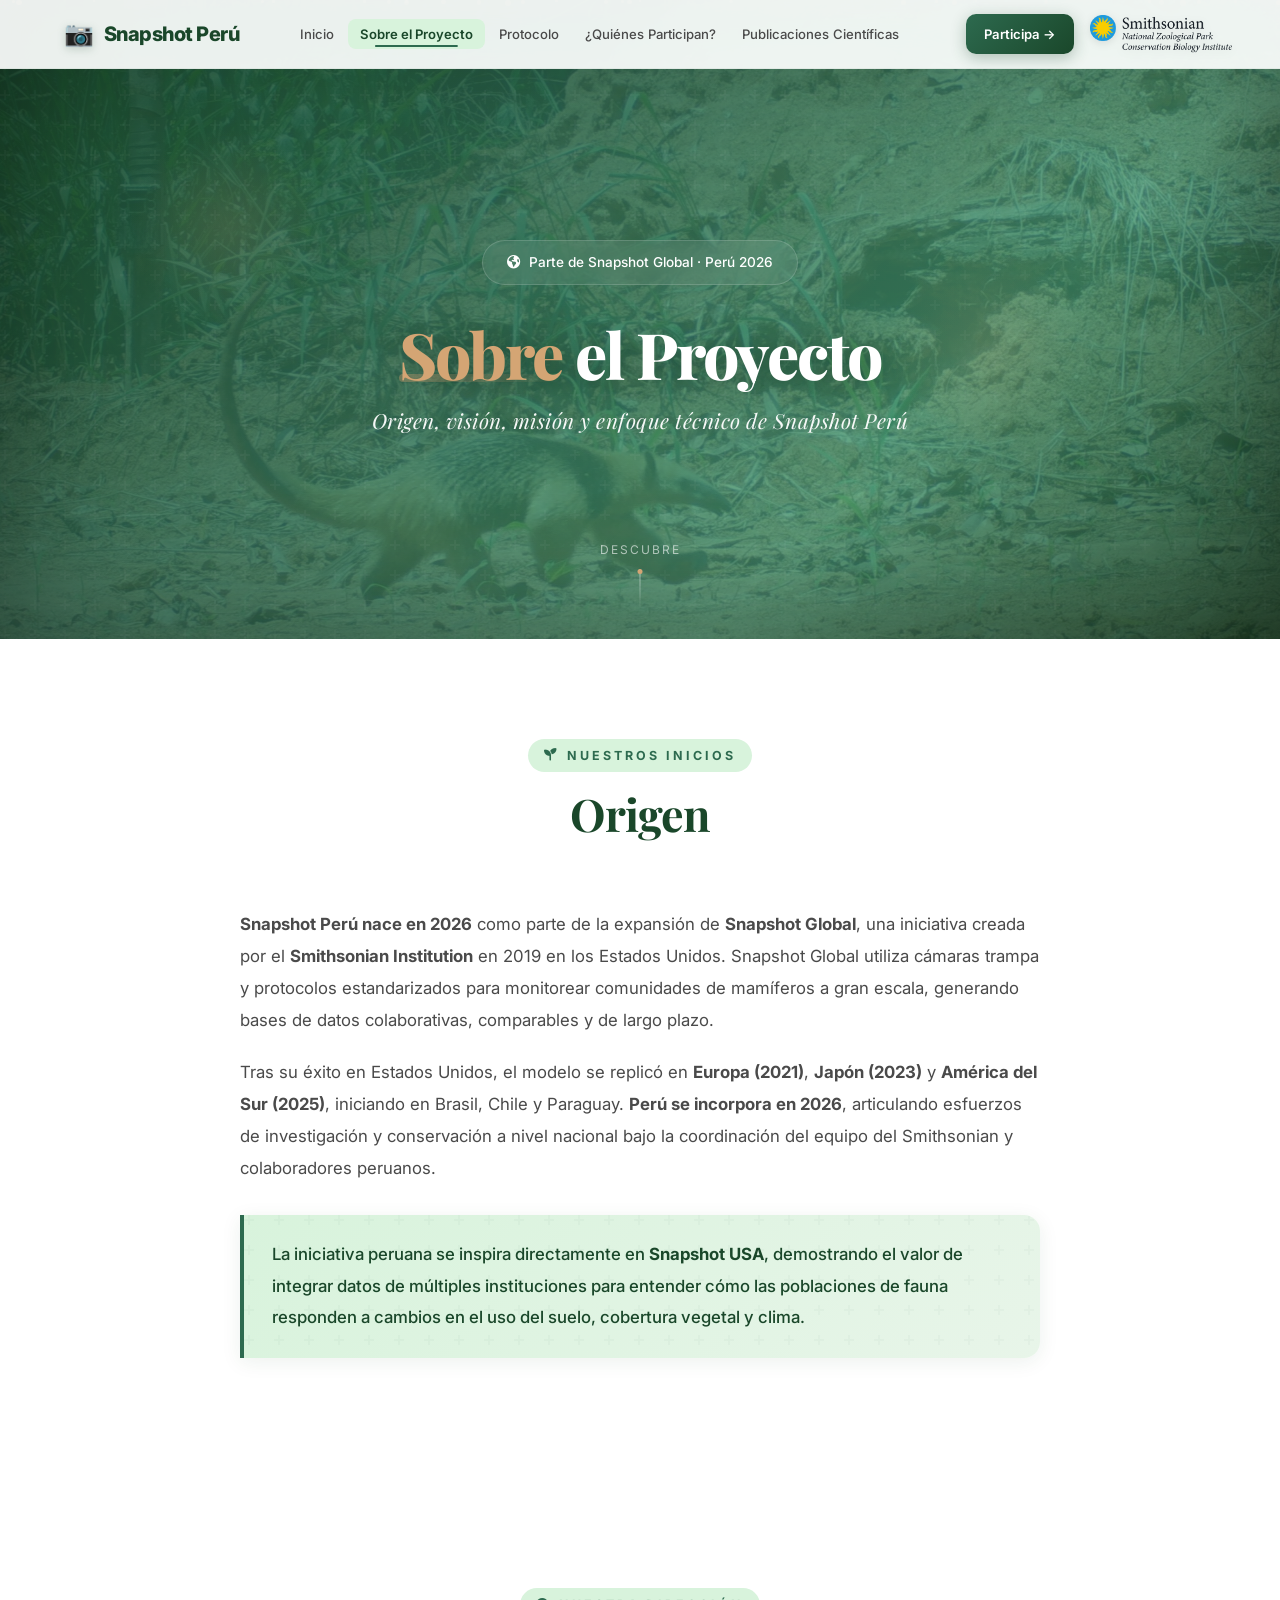
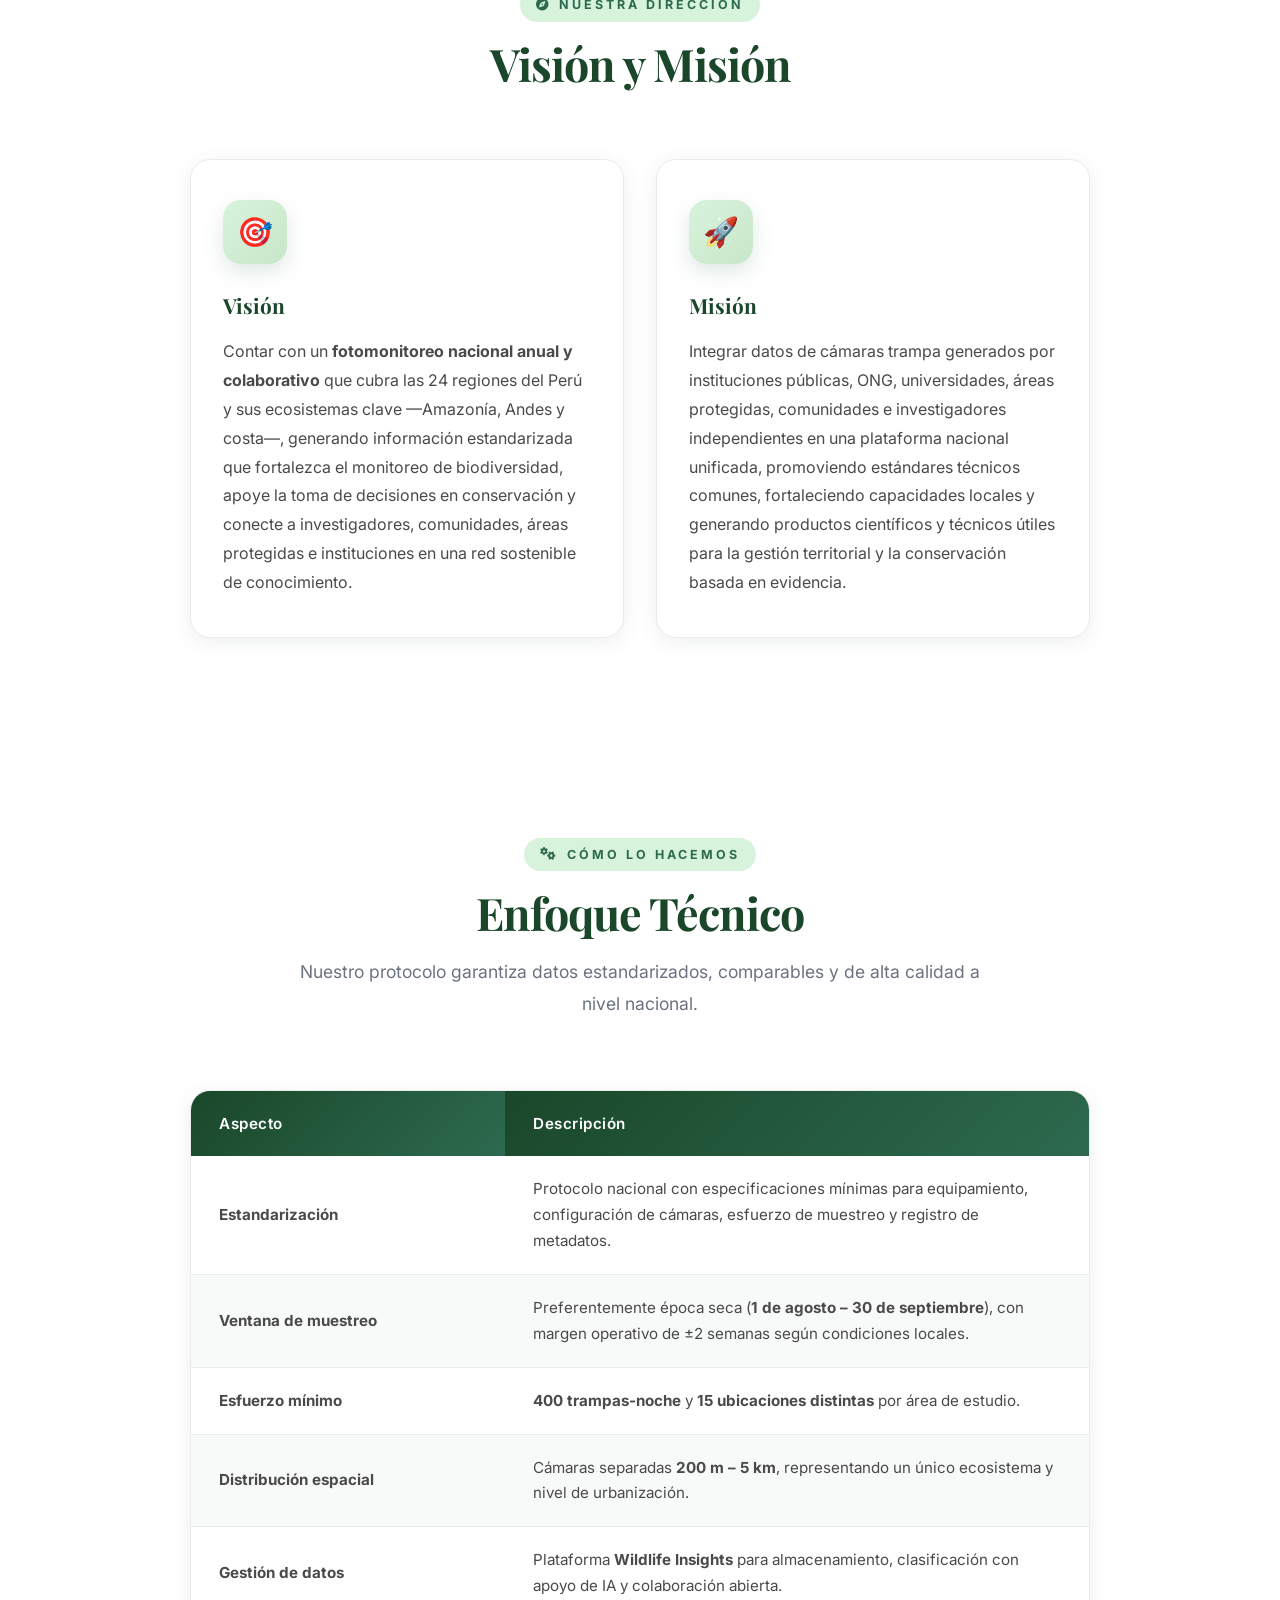
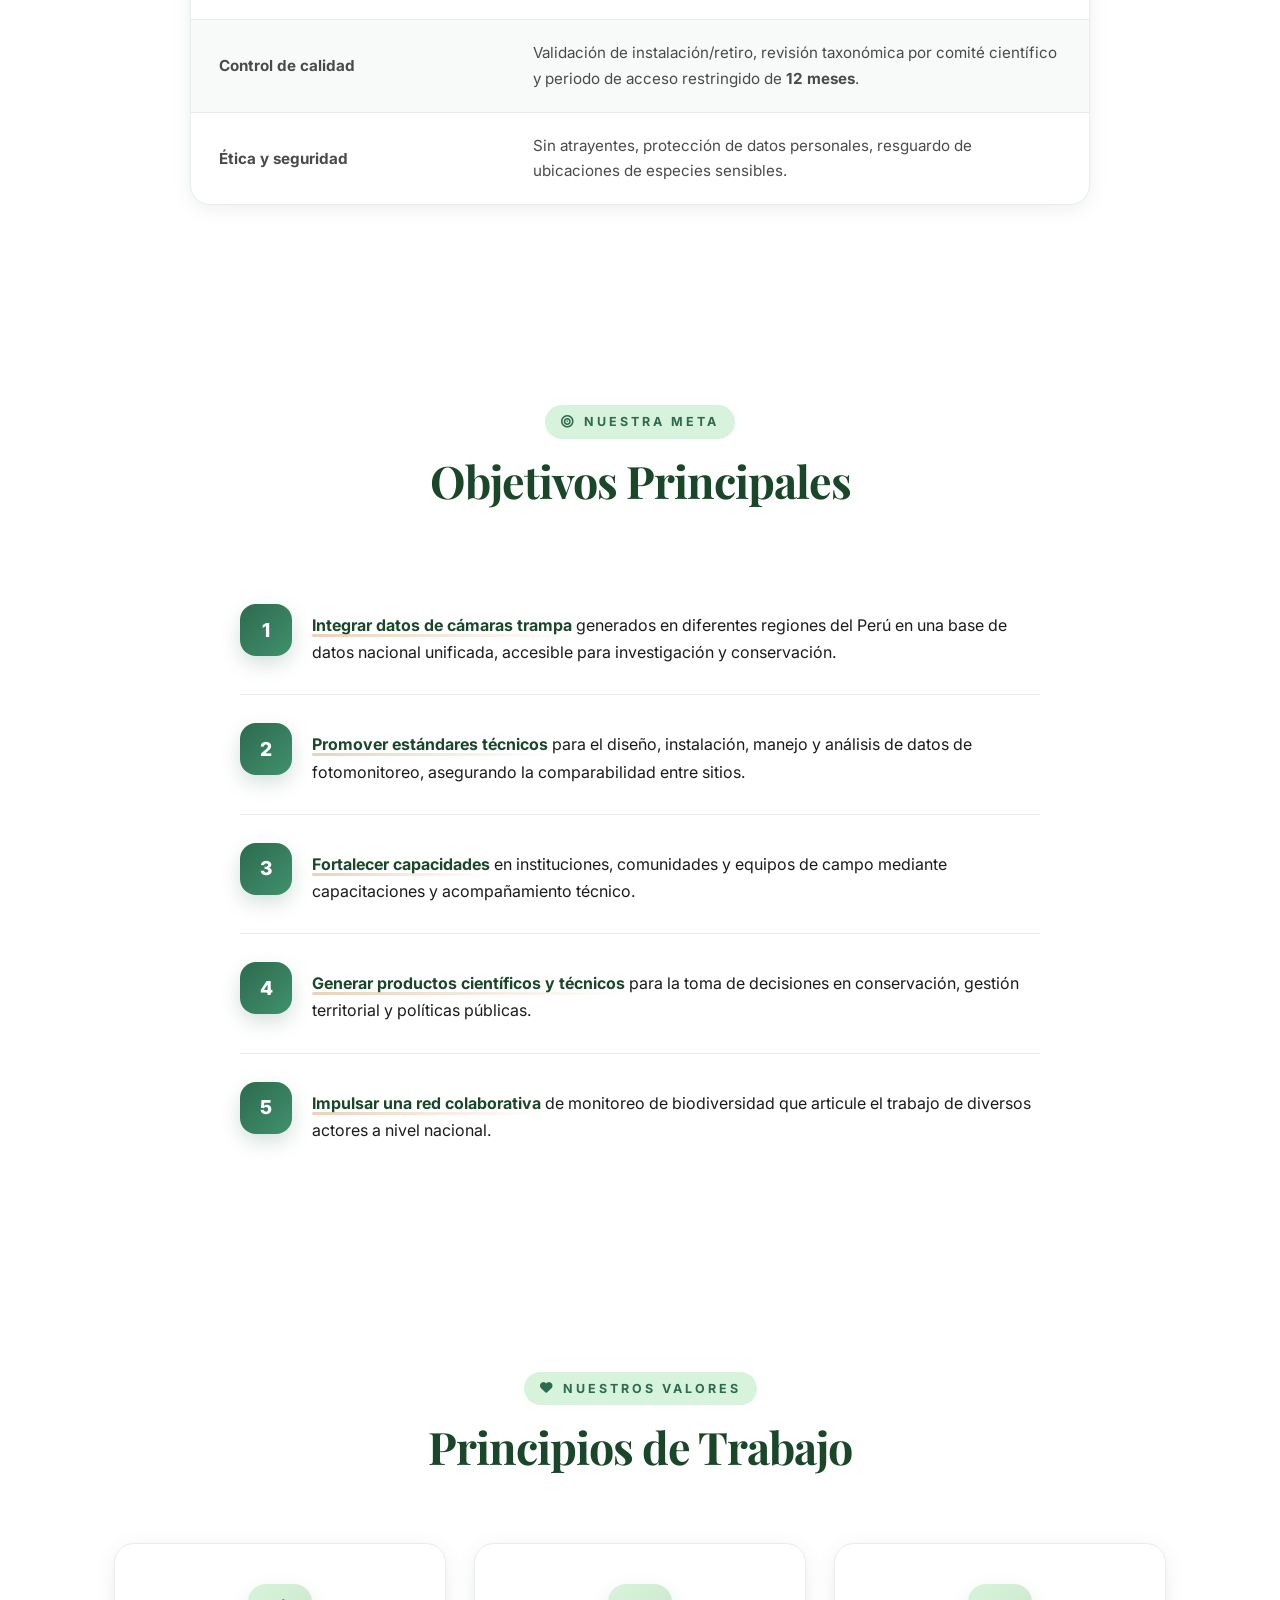
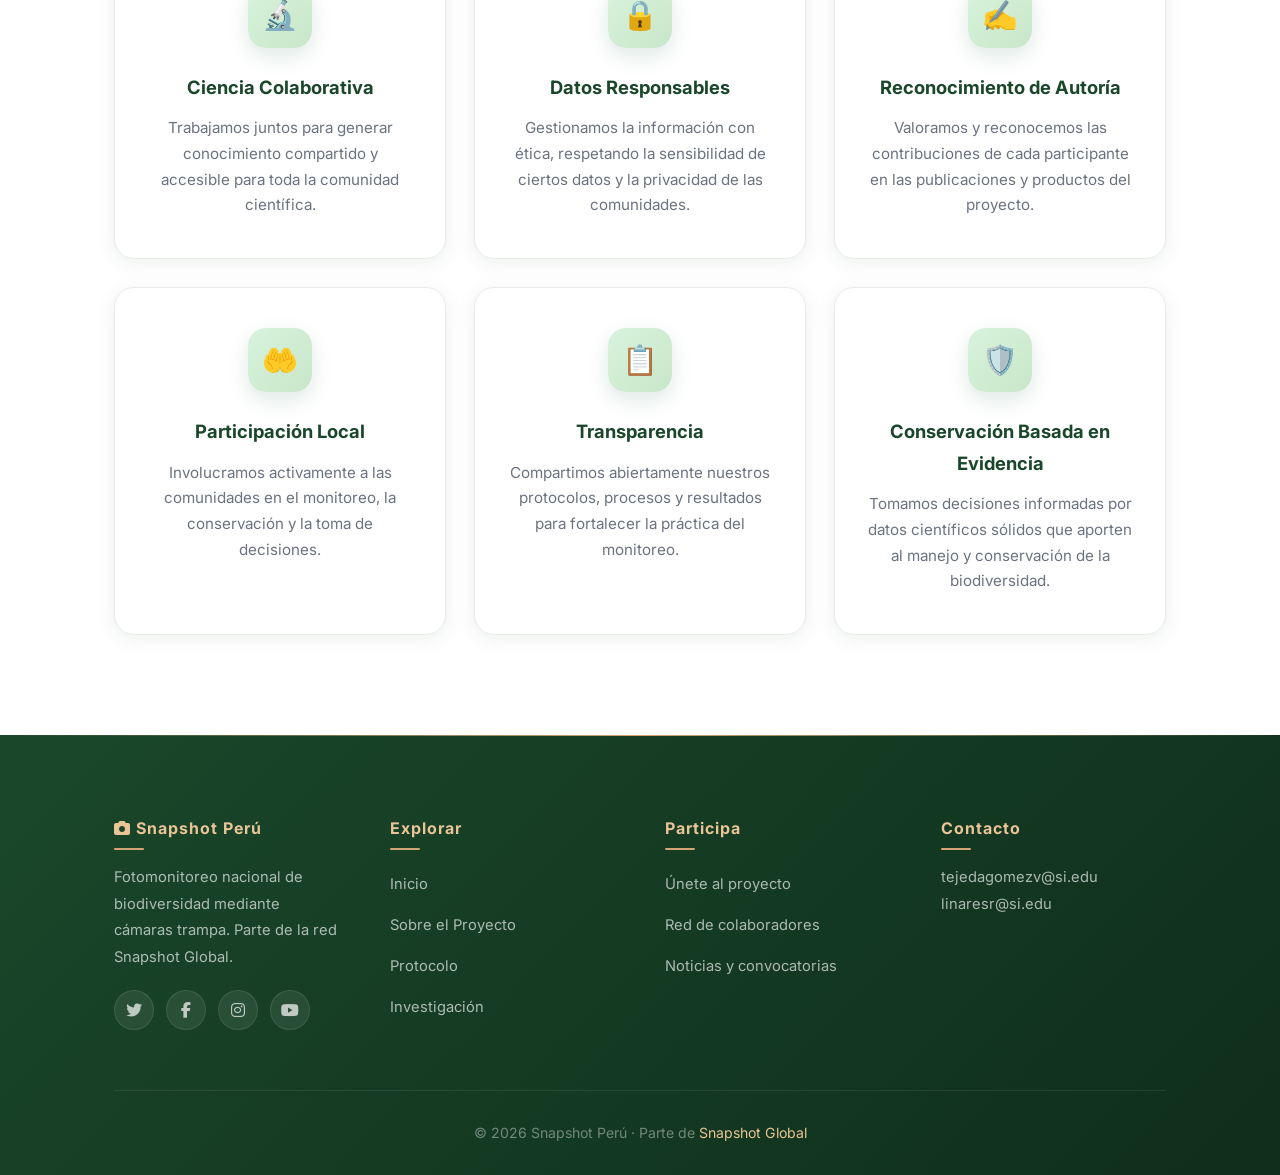
<file: sobre.html>
<!DOCTYPE html>
<html lang="es">
<head>
    <meta charset="UTF-8">
    <meta name="viewport" content="width=device-width, initial-scale=1.0">
    <title>Sobre el Proyecto - Snapshot Perú</title>
    <link rel="preconnect" href="https://fonts.googleapis.com">
    <link rel="preconnect" href="https://fonts.gstatic.com" crossorigin>
    <link href="https://fonts.googleapis.com/css2?family=Inter:wght@300;400;500;600;700;800;900&family=Playfair+Display:ital,wght@0,400;0,600;0,700;0,800;1,400;1,600&display=swap" rel="stylesheet">
    <link rel="stylesheet" href="https://cdnjs.cloudflare.com/ajax/libs/font-awesome/6.5.1/css/all.min.css">
    <style>
        :root {
            --verde-oscuro: #1a472a;
            --verde-primario: #2d6a4f;
            --verde-claro: #40916c;
            --verde-pastel: #74c69d;
            --verde-fondo: #d8f3dc;
            --dorado: #d4a574;
            --dorado-claro: #e9c496;
            --texto: #1b1b1b;
            --texto-claro: #4a4a4a;
            --texto-muted: #6b7280;
            --blanco: #ffffff;
            --gris-fondo: #f8faf9;
            --gris-suave: #e8ede9;
            --sombra-suave: 0 4px 20px rgba(26, 71, 42, 0.08);
            --sombra-media: 0 8px 30px rgba(26, 71, 42, 0.12);
            --sombra-fuerte: 0 20px 60px rgba(26, 71, 42, 0.2);
            --transicion: all 0.4s cubic-bezier(0.4, 0, 0.2, 1);
            --transicion-lenta: all 0.8s cubic-bezier(0.4, 0, 0.2, 1);
        }

        * { margin: 0; padding: 0; box-sizing: border-box; }
        html { scroll-behavior: smooth; scroll-padding-top: 80px; }

        body {
            font-family: 'Inter', -apple-system, BlinkMacSystemFont, sans-serif;
            color: var(--texto);
            background: var(--blanco);
            line-height: 1.7;
            font-size: 16px;
            -webkit-font-smoothing: antialiased;
            overflow-x: hidden;
        }

        /* ============================================
           NAVEGACIÓN FIJA - PREMIUM (igual que index)
           ============================================ */
        .nav-top {
            position: fixed; top: 0; left: 0; right: 0; z-index: 1000;
            background: rgba(255,255,255,0.92);
            backdrop-filter: blur(20px) saturate(180%);
            border-bottom: 1px solid rgba(26,71,42,0.06);
            transition: var(--transicion);
        }
        .nav-top.scrolled { 
            box-shadow: var(--sombra-suave); 
            background: rgba(255,255,255,0.97);
        }

        .nav-container {
            max-width: 1200px; 
            margin: 0 auto; 
            padding: 0 8px 0 24px;
            display: flex; 
            justify-content: space-between; 
            align-items: center;
            height: 68px;
            gap: 16px;
        }

        .nav-logo {
            display: flex; align-items: center; gap: 10px;
            text-decoration: none; color: var(--verde-oscuro);
            font-weight: 800; font-size: 1.25rem; letter-spacing: -0.5px;
            white-space: nowrap; flex-shrink: 0;
            transition: var(--transicion)
        }
        .nav-logo:hover { transform: scale(1.02); }
        .nav-logo-icon { 
            font-size: 1.5rem; 
            filter: drop-shadow(0 2px 4px rgba(26,71,42,0.2));
            animation: logoFloat 3s ease-in-out infinite;
        }
        @keyframes logoFloat {
            0%, 100% { transform: translateY(0); }
            50% { transform: translateY(-3px); }
        }

        .nav-links { 
            display: flex; 
            list-style: none; 
            gap: 2px; 
            align-items: center; 
            margin-left: auto;
        }
        .nav-links a {
            color: var(--texto-claro); text-decoration: none;
            padding: 7px 12px; border-radius: 8px; font-size: 0.82rem;
            font-weight: 500; transition: var(--transicion);
            white-space: nowrap;
            position: relative;
        }
        .nav-links a::after {
            content: '';
            position: absolute;
            bottom: 2px; left: 50%;
            width: 0; height: 2px;
            background: var(--verde-primario);
            transition: var(--transicion);
            transform: translateX(-50%);
            border-radius: 1px;
        }
        .nav-links a:hover { color: var(--verde-primario); background: var(--verde-fondo); }
        .nav-links a:hover::after { width: 60%; }
        .nav-links a.active { 
            color: var(--verde-oscuro); 
            background: var(--verde-fondo); 
            font-weight: 600; 
        }
        .nav-links a.active::after { width: 60%; }

        .nav-cta {
            background: linear-gradient(135deg, var(--verde-primario), var(--verde-oscuro)) !important; 
            color: var(--blanco) !important;
            padding: 9px 18px !important; 
            border-radius: 10px !important;
            font-weight: 600 !important; 
            font-size: 0.82rem !important;
            margin-left: 6px;
            box-shadow: 0 4px 15px rgba(26,71,42,0.3);
            transition: var(--transicion) !important;
            position: relative;
            overflow: hidden;
        }
        .nav-cta::after { display: none !important; }
        .nav-cta::before {
            content: '';
            position: absolute;
            top: 0; left: -100%;
            width: 100%; height: 100%;
            background: linear-gradient(90deg, transparent, rgba(255,255,255,0.2), transparent);
            transition: left 0.5s ease;
        }
        .nav-cta:hover::before { left: 100%; }
        .nav-cta:hover { 
            transform: translateY(-2px) !important;
            box-shadow: 0 6px 20px rgba(26,71,42,0.4) !important;
        }

        .menu-toggle { 
            display: none; background: none; border: none; 
            font-size: 1.4rem; cursor: pointer; 
            color: var(--verde-oscuro); padding: 8px; 
        }

        /* ============================================
           HERO CON EFECTO 3D PARALLAX + FONDO3
           ============================================ */
        .hero-main {
            min-height: 60vh;
            display: flex;
            align-items: center;
            justify-content: center;
            position: relative;
            overflow: hidden;
            perspective: 1000px;
        }

        /* Capa 1: La foto de fondo_sobre.JPG con efecto parallax */
        .hero-main::before {
            content: '';
            position: absolute;
            top: -10%; left: -10%; right: -10%; bottom: -10%;
            background: url("imagenes/fondo_sobre.JPG") center/cover no-repeat;
            z-index: 0;
            transform: translateZ(-1px) scale(1.2);
            animation: heroZoom 20s ease-in-out infinite alternate;
        }
        @keyframes heroZoom {
            0% { transform: translateZ(-1px) scale(1.2); }
            100% { transform: translateZ(-1px) scale(1.3); }
        }

        /* Capa 2: Overlay con gradiente dinamico */
        .hero-main::after {
            content: '';
            position: absolute;
            top: 0; left: 0; right: 0; bottom: 0;
            background: linear-gradient(
                135deg,
                rgba(26, 71, 42, 0.92) 0%,
                rgba(45, 106, 79, 0.85) 35%,
                rgba(64, 145, 108, 0.78) 70%,
                rgba(26, 71, 42, 0.88) 100%
            );
            z-index: 1;
        }

        /* Particulas flotantes (burbujas) */
        .particles-container {
            position: absolute;
            top: 0; left: 0; right: 0; bottom: 0;
            z-index: 2;
            pointer-events: none;
            overflow: hidden;
        }
        .particle {
            position: absolute;
            width: 4px; height: 4px;
            background: rgba(212, 165, 116, 0.6);
            border-radius: 50%;
            animation: particleFloat linear infinite;
        }
        @keyframes particleFloat {
            0% { transform: translateY(100vh) rotate(0deg); opacity: 0; }
            10% { opacity: 1; }
            90% { opacity: 1; }
            100% { transform: translateY(-10vh) rotate(720deg); opacity: 0; }
        }

        /* Capa 3: Patron decorativo sutil */
        .hero-pattern {
            position: absolute;
            top: 0; left: 0; right: 0; bottom: 0;
            background: url("data:image/svg+xml,%3Csvg width='60' height='60' viewBox='0 0 60 60' xmlns='http://www.w3.org/2000/svg'%3E%3Cg fill='none' fill-rule='evenodd'%3E%3Cg fill='%23ffffff' fill-opacity='0.03'%3E%3Cpath d='M36 34v-4h-2v4h-4v2h4v4h2v-4h4v-2h-4zm0-30V0h-2v4h-4v2h4v4h2V6h4V4h-4zM6 34v-4H4v4H0v2h4v4h2v-4h4v-2H6zM6 4V0H4v4H0v2h4v4h2V6h4V4H6z'/%3E%3C/g%3E%3C/g%3E%3C/svg%3E");
            z-index: 2;
            pointer-events: none;
        }

        /* Efecto de vineta */
        .hero-vignette {
            position: absolute;
            top: 0; left: 0; right: 0; bottom: 0;
            box-shadow: inset 0 0 150px rgba(0,0,0,0.4);
            z-index: 2;
            pointer-events: none;
        }

        .hero-content {
            text-align: center;
            color: var(--blanco);
            max-width: 850px;
            padding: 140px 24px 80px;
            position: relative;
            z-index: 3;
            animation: heroFadeIn 1.2s ease-out;
        }
        @keyframes heroFadeIn {
            0% { opacity: 0; transform: translateY(40px); }
            100% { opacity: 1; transform: translateY(0); }
        }

        .hero-badge {
            display: inline-flex;
            align-items: center;
            gap: 8px;
            background: rgba(255,255,255,0.08);
            backdrop-filter: blur(15px);
            padding: 10px 24px;
            border-radius: 50px;
            font-size: 0.85rem;
            font-weight: 500;
            margin-bottom: 35px;
            border: 1px solid rgba(255,255,255,0.15);
            animation: badgePulse 3s ease-in-out infinite;
            cursor: default;
        }
        @keyframes badgePulse {
            0%, 100% { box-shadow: 0 0 0 0 rgba(212, 165, 116, 0.3); }
            50% { box-shadow: 0 0 20px 5px rgba(212, 165, 116, 0.15); }
        }

        .hero-title {
            font-family: 'Playfair Display', serif;
            font-size: clamp(2.5rem, 6vw, 4rem);
            font-weight: 800;
            margin-bottom: 16px;
            letter-spacing: -2px;
            line-height: 1.05;
            text-shadow: 0 4px 30px rgba(0,0,0,0.3);
            position: relative;
        }
        .hero-title .title-accent {
            color: var(--dorado);
            position: relative;
            display: inline-block;
        }
        .hero-title .title-accent::after {
            content: '';
            position: absolute;
            bottom: 5px; left: 0; right: 0;
            height: 8px;
            background: linear-gradient(90deg, var(--dorado), transparent);
            opacity: 0.4;
            border-radius: 4px;
            z-index: -1;
        }

        .hero-subtitle {
            font-family: 'Playfair Display', serif;
            font-size: clamp(1rem, 2vw, 1.3rem);
            opacity: 0.95;
            margin-bottom: 20px;
            font-weight: 400;
            font-style: italic;
            max-width: 650px;
            margin-left: auto;
            margin-right: auto;
            text-shadow: 0 2px 15px rgba(0,0,0,0.2);
            letter-spacing: 0.5px;
        }

        /* Scroll indicator */
        .scroll-indicator {
            position: absolute;
            bottom: 30px;
            left: 50%;
            transform: translateX(-50%);
            z-index: 3;
            display: flex;
            flex-direction: column;
            align-items: center;
            gap: 8px;
            animation: scrollBounce 2s ease-in-out infinite;
            cursor: pointer;
        }
        .scroll-indicator span {
            color: rgba(255,255,255,0.6);
            font-size: 0.75rem;
            letter-spacing: 2px;
            text-transform: uppercase;
        }
        .scroll-indicator .scroll-line {
            width: 1px;
            height: 40px;
            background: linear-gradient(to bottom, rgba(255,255,255,0.6), transparent);
            position: relative;
        }
        .scroll-indicator .scroll-line::after {
            content: '';
            position: absolute;
            top: 0; left: -2px;
            width: 5px; height: 5px;
            background: var(--dorado);
            border-radius: 50%;
            animation: scrollDot 2s ease-in-out infinite;
        }
        @keyframes scrollBounce {
            0%, 100% { transform: translateX(-50%) translateY(0); }
            50% { transform: translateX(-50%) translateY(8px); }
        }
        @keyframes scrollDot {
            0% { top: 0; opacity: 1; }
            100% { top: 40px; opacity: 0; }
        }

        /* Efecto de lente */
        .lens-flare {
            position: absolute;
            width: 200px; height: 200px;
            background: radial-gradient(circle, rgba(212,165,116,0.15) 0%, transparent 70%);
            border-radius: 50%;
            pointer-events: none;
            z-index: 2;
            animation: lensFloat 10s ease-in-out infinite;
        }
        @keyframes lensFloat {
            0%, 100% { transform: translate(0, 0); }
            25% { transform: translate(30px, -20px); }
            50% { transform: translate(-20px, 30px); }
            75% { transform: translate(20px, 20px); }
        }

        /* ============================================
           SECCIONES GENERALES
           ============================================ */
        .container { max-width: 1100px; margin: 0 auto; padding: 0 24px; }
        section { padding: 100px 0; position: relative; }
        .section-header { text-align: center; max-width: 700px; margin: 0 auto 70px; }
        .section-tag {
            display: inline-flex; align-items: center; gap: 8px;
            color: var(--verde-primario);
            font-size: 0.78rem; font-weight: 700; text-transform: uppercase;
            letter-spacing: 3px; margin-bottom: 16px;
            padding: 6px 16px;
            background: var(--verde-fondo);
            border-radius: 50px;
        }
        .section-title {
            font-family: 'Playfair Display', serif;
            font-size: clamp(2rem, 4.5vw, 2.8rem); 
            color: var(--verde-oscuro);
            margin-bottom: 18px; 
            font-weight: 700; 
            letter-spacing: -1px; 
            line-height: 1.15;
        }
        .section-subtitle { 
            color: var(--texto-muted); 
            font-size: 1.1rem; 
            line-height: 1.8;
            font-weight: 400;
        }

        /* ============================================
           ORIGEN - CON ESTILO PREMIUM
           ============================================ */
        .origen-content {
            max-width: 800px;
            margin: 0 auto;
        }
        .origen-content p {
            color: var(--texto-claro);
            font-size: 1.05rem;
            line-height: 1.9;
            margin-bottom: 20px;
        }
        .origen-content p:last-child {
            margin-bottom: 0;
        }
        .origen-highlight {
            background: linear-gradient(135deg, var(--verde-fondo), #e8f5e9);
            border-left: 4px solid var(--verde-primario);
            padding: 24px 28px;
            border-radius: 0 16px 16px 0;
            margin: 30px 0;
            position: relative;
            overflow: hidden;
            box-shadow: var(--sombra-suave);
        }
        .origen-highlight::before {
            content: '';
            position: absolute;
            top: 0; left: 0;
            width: 100%; height: 100%;
            background: url("data:image/svg+xml,%3Csvg width='60' height='60' viewBox='0 0 60 60' xmlns='http://www.w3.org/2000/svg'%3E%3Cg fill='none' fill-rule='evenodd'%3E%3Cg fill='%232d6a4f' fill-opacity='0.03'%3E%3Cpath d='M36 34v-4h-2v4h-4v2h4v4h2v-4h4v-2h-4zm0-30V0h-2v4h-4v2h4v4h2V6h4V4h-4zM6 34v-4H4v4H0v2h4v4h2v-4h4v-2H6zM6 4V0H4v4H0v2h4v4h2V6h4V4H6z'/%3E%3C/g%3E%3C/g%3E%3C/svg%3E");
        }
        .origen-highlight p {
            margin: 0;
            color: var(--verde-oscuro);
            font-weight: 500;
            position: relative;
            z-index: 1;
        }

        /* ============================================
           VISIÓN Y MISIÓN - TARJETAS 3D
           ============================================ */
        .vision-mision-grid {
            display: grid;
            grid-template-columns: repeat(auto-fit, minmax(320px, 1fr));
            gap: 32px;
            max-width: 900px;
            margin: 0 auto;
        }
        .vision-mision-card {
            background: var(--blanco);
            border-radius: 20px;
            padding: 40px 32px;
            box-shadow: var(--sombra-suave);
            border: 1px solid var(--gris-suave);
            position: relative;
            overflow: hidden;
            transform-style: preserve-3d;
            perspective: 1000px;
            transition: var(--transicion);
        }
        .vision-mision-card::before {
            content: '';
            position: absolute;
            top: 0; left: 0; right: 0;
            height: 4px;
            background: linear-gradient(90deg, var(--verde-primario), var(--dorado));
            transform: scaleX(0);
            transition: transform 0.5s ease;
            transform-origin: left;
        }
        .vision-mision-card:hover::before { transform: scaleX(1); }
        .vision-mision-card:hover { 
            transform: translateY(-8px) rotateX(2deg); 
            box-shadow: var(--sombra-fuerte); 
            border-color: var(--verde-pastel); 
        }
        .vision-mision-card .card-icon {
            width: 64px; height: 64px;
            background: linear-gradient(135deg, var(--verde-fondo), #c8e6c9);
            border-radius: 18px;
            display: flex; align-items: center; justify-content: center;
            font-size: 1.8rem;
            margin-bottom: 24px;
            box-shadow: 0 8px 20px rgba(45,106,79,0.15);
            transition: var(--transicion);
        }
        .vision-mision-card:hover .card-icon {
            transform: scale(1.1) rotate(-5deg);
            box-shadow: 0 12px 30px rgba(45,106,79,0.25);
        }
        .vision-mision-card h3 {
            color: var(--verde-oscuro);
            font-size: 1.3rem;
            margin-bottom: 14px;
            font-weight: 700;
            font-family: 'Playfair Display', serif;
        }
        .vision-mision-card p {
            color: var(--texto-claro);
            font-size: 1rem;
            line-height: 1.8;
        }

        /* ============================================
           ENFOQUE TÉCNICO - TABLA PREMIUM
           ============================================ */
        .enfoque-table {
            width: 100%;
            max-width: 900px;
            margin: 0 auto;
            border-collapse: separate;
            border-spacing: 0;
            background: var(--blanco);
            border-radius: 20px;
            overflow: hidden;
            box-shadow: var(--sombra-suave);
            border: 1px solid var(--gris-suave);
        }
        .enfoque-table th {
            background: linear-gradient(135deg, var(--verde-oscuro), var(--verde-primario));
            color: var(--blanco);
            padding: 20px 28px;
            text-align: left;
            font-weight: 600;
            font-size: 0.95rem;
            letter-spacing: 0.5px;
        }
        .enfoque-table th:first-child { width: 35%; }
        .enfoque-table td {
            padding: 20px 28px;
            border-bottom: 1px solid var(--gris-suave);
            color: var(--texto-claro);
            font-size: 0.95rem;
            line-height: 1.7;
            transition: var(--transicion);
        }
        .enfoque-table tr:last-child td { border-bottom: none; }
        .enfoque-table tr:nth-child(even) { background: var(--gris-fondo); }
        .enfoque-table tr:hover td { 
            background: var(--verde-fondo); 
            color: var(--verde-oscuro);
        }

        /* ============================================
           OBJETIVOS - CON ESTILO PREMIUM
           ============================================ */
        .objetivo-item {
            display: flex; gap: 20px; padding: 28px 0;
            border-bottom: 1px solid var(--gris-suave);
            transition: var(--transicion);
        }
        .objetivo-item:hover {
            padding-left: 10px;
        }
        .objetivo-item:last-child { border-bottom: none; }
        .objetivo-num {
            width: 52px; height: 52px; flex-shrink: 0;
            background: linear-gradient(135deg, var(--verde-primario), var(--verde-claro));
            color: var(--blanco); border-radius: 16px;
            display: flex; align-items: center; justify-content: center;
            font-weight: 800; font-size: 1.2rem;
            box-shadow: 0 8px 20px rgba(45,106,79,0.2);
            transition: var(--transicion);
        }
        .objetivo-item:hover .objetivo-num {
            transform: scale(1.1) rotate(-5deg);
        }
        .objetivo-text { padding-top: 8px; }
        .objetivo-text strong { 
            color: var(--verde-oscuro); 
            position: relative;
        }
        .objetivo-text strong::after {
            content: '';
            position: absolute;
            bottom: -2px; left: 0;
            width: 100%; height: 3px;
            background: linear-gradient(90deg, var(--dorado), transparent);
            border-radius: 2px;
            opacity: 0.5;
        }

        /* ============================================
           PRINCIPIOS - TARJETAS 3D
           ============================================ */
        .grid-3 { display: grid; grid-template-columns: repeat(auto-fit, minmax(280px, 1fr)); gap: 28px; }
        .card-3d {
            background: var(--blanco); 
            border-radius: 20px; 
            padding: 40px 32px;
            box-shadow: var(--sombra-suave); 
            transition: var(--transicion);
            border: 1px solid var(--gris-suave);
            position: relative;
            overflow: hidden;
            transform-style: preserve-3d;
            perspective: 1000px;
            text-align: center;
        }
        .card-3d::before {
            content: '';
            position: absolute;
            top: 0; left: 0; right: 0;
            height: 4px;
            background: linear-gradient(90deg, var(--verde-primario), var(--dorado));
            transform: scaleX(0);
            transition: transform 0.5s ease;
            transform-origin: left;
        }
        .card-3d:hover::before { transform: scaleX(1); }
        .card-3d:hover { 
            transform: translateY(-8px) rotateX(2deg); 
            box-shadow: var(--sombra-fuerte); 
            border-color: var(--verde-pastel); 
        }
        .card-icon-3d {
            width: 64px; height: 64px; 
            background: linear-gradient(135deg, var(--verde-fondo), #c8e6c9);
            border-radius: 18px; 
            display: flex; align-items: center; justify-content: center;
            font-size: 1.8rem; 
            margin: 0 auto 24px;
            box-shadow: 0 8px 20px rgba(45,106,79,0.15);
            transition: var(--transicion);
        }
        .card-3d:hover .card-icon-3d {
            transform: scale(1.1) rotate(-5deg);
            box-shadow: 0 12px 30px rgba(45,106,79,0.25);
        }
        .card-3d h3 { 
            color: var(--verde-oscuro); 
            font-size: 1.15rem; 
            margin-bottom: 12px; 
            font-weight: 700; 
        }
        .card-3d p { 
            color: var(--texto-muted); 
            font-size: 0.95rem; 
            line-height: 1.7; 
        }

        /* ============================================
           CTA FINAL
           ============================================ */
        .cta-final {
            background: linear-gradient(135deg, var(--verde-oscuro), #0f2e1b);
            padding: 100px 0;
            position: relative;
            overflow: hidden;
        }
        .cta-final::before {
            content: '';
            position: absolute;
            top: -50%; left: -50%;
            width: 200%; height: 200%;
            background: radial-gradient(circle at 30% 50%, rgba(212,165,116,0.08) 0%, transparent 50%);
        }
        .cta-final .container {
            position: relative;
            z-index: 1;
            text-align: center;
        }
        .cta-final h2 {
            font-family: 'Playfair Display', serif;
            color: var(--blanco);
            font-size: clamp(2rem, 4vw, 3rem);
            margin-bottom: 20px;
            font-weight: 700;
        }
        .cta-final p {
            color: rgba(255,255,255,0.7);
            font-size: 1.1rem;
            max-width: 600px;
            margin: 0 auto 40px;
            line-height: 1.8;
        }
        .btn {
            display: inline-flex; align-items: center; gap: 10px;
            padding: 15px 32px; border-radius: 14px; text-decoration: none;
            font-weight: 600; font-size: 0.95rem; transition: var(--transicion);
            border: 2px solid transparent; cursor: pointer; line-height: 1;
            position: relative;
            overflow: hidden;
        }
        .btn::before {
            content: '';
            position: absolute;
            top: 0; left: -100%;
            width: 100%; height: 100%;
            background: linear-gradient(90deg, transparent, rgba(255,255,255,0.25), transparent);
            transition: left 0.6s ease;
        }
        .btn:hover::before { left: 100%; }
        .btn-primary {
            background: linear-gradient(135deg, var(--dorado), #c49464);
            color: var(--verde-oscuro);
            box-shadow: 0 6px 25px rgba(212,165,116,0.45), 0 2px 8px rgba(212,165,116,0.3);
            border: none;
        }
        .btn-primary:hover { 
            background: linear-gradient(135deg, var(--dorado-claro), var(--dorado));
            transform: translateY(-3px); 
            box-shadow: 0 10px 35px rgba(212,165,116,0.55), 0 4px 12px rgba(212,165,116,0.35);
            text-decoration: none; 
        }
        .btn-secondary {
            background: rgba(255,255,255,0.08); 
            color: var(--blanco);
            border-color: rgba(255,255,255,0.25); 
            backdrop-filter: blur(15px);
        }
        .btn-secondary:hover { 
            background: rgba(255,255,255,0.18); 
            border-color: rgba(255,255,255,0.4);
            transform: translateY(-3px); 
            text-decoration: none; 
            box-shadow: 0 8px 25px rgba(255,255,255,0.1);
        }

        /* ============================================
           FOOTER PREMIUM
           ============================================ */
        .footer-main {
            background: linear-gradient(135deg, var(--verde-oscuro), #0f2e1b);
            color: var(--blanco); 
            padding: 80px 0 30px;
            position: relative;
            overflow: hidden;
        }
        .footer-main::before {
            content: '';
            position: absolute;
            top: 0; left: 0; right: 0;
            height: 1px;
            background: linear-gradient(90deg, transparent, var(--dorado), transparent);
        }
        .footer-grid { 
            display: grid; 
            grid-template-columns: repeat(auto-fit, minmax(220px, 1fr)); 
            gap: 50px; 
            margin-bottom: 60px; 
            position: relative;
            z-index: 1;
        }
        .footer-col h4 { 
            font-size: 1rem; 
            margin-bottom: 22px; 
            font-weight: 700; 
            color: var(--dorado-claro);
            letter-spacing: 1px;
            position: relative;
            display: inline-block;
        }
        .footer-col h4::after {
            content: '';
            position: absolute;
            bottom: -8px; left: 0;
            width: 30px; height: 2px;
            background: var(--dorado);
            border-radius: 1px;
        }
        .footer-col p { 
            color: rgba(255,255,255,0.65); 
            font-size: 0.92rem; 
            line-height: 1.8; 
        }
        .footer-col a { 
            color: rgba(255,255,255,0.65); 
            text-decoration: none; 
            display: block; 
            padding: 8px 0; 
            font-size: 0.92rem; 
            transition: var(--transicion); 
            position: relative;
            padding-left: 0;
        }
        .footer-col a::before {
            content: '>';
            position: absolute;
            left: -15px;
            opacity: 0;
            transition: var(--transicion);
            color: var(--dorado);
        }
        .footer-col a:hover { 
            color: var(--dorado-claro); 
            padding-left: 15px; 
        }
        .footer-col a:hover::before {
            opacity: 1;
            left: 0;
        }
        .footer-bottom { 
            border-top: 1px solid rgba(255,255,255,0.08); 
            padding-top: 30px; 
            text-align: center; 
            font-size: 0.88rem; 
            color: rgba(255,255,255,0.4);
            position: relative;
            z-index: 1;
        }
        .footer-bottom a {
            color: var(--dorado-claro);
            text-decoration: none;
            transition: var(--transicion);
        }
        .footer-bottom a:hover {
            color: var(--dorado);
        }

        /* Social icons */
        .social-links {
            display: flex;
            gap: 12px;
            margin-top: 20px;
        }
        .social-links a {
            width: 40px; height: 40px;
            border-radius: 50%;
            background: rgba(255,255,255,0.08);
            display: flex;
            align-items: center;
            justify-content: center;
            color: rgba(255,255,255,0.7);
            font-size: 1rem;
            transition: var(--transicion);
            border: 1px solid rgba(255,255,255,0.1);
        }
        .social-links a:hover {
            background: var(--dorado);
            color: var(--verde-oscuro);
            transform: translateY(-3px);
            border-color: var(--dorado);
        }

        /* ============================================
           GRUPO DERECHA: PARTICIPA + SMITHSONIAN
           ============================================ */
        .nav-right-group {
            display: flex;
            align-items: center;
            gap: 16px;
            flex-shrink: 0;
        }

        .nav-right-group .nav-cta {
            background: linear-gradient(135deg, var(--verde-primario), var(--verde-oscuro));
            color: var(--blanco);
            padding: 9px 18px;
            border-radius: 10px;
            font-weight: 600;
            font-size: 0.82rem;
            text-decoration: none;
            box-shadow: 0 4px 15px rgba(26,71,42,0.3);
            transition: var(--transicion);
            position: relative;
            overflow: hidden;
            white-space: nowrap;
        }

        .nav-right-group .nav-cta::before {
            content: '';
            position: absolute;
            top: 0; left: -100%;
            width: 100%; height: 100%;
            background: linear-gradient(90deg, transparent, rgba(255,255,255,0.2), transparent);
            transition: left 0.5s ease;
        }

        .nav-right-group .nav-cta:hover::before {
            left: 100%;
        }

        .nav-right-group .nav-cta:hover {
            transform: translateY(-2px);
            box-shadow: 0 6px 20px rgba(26,71,42,0.4);
        }

        .nav-logo-derecha {
            display: flex;
            align-items: center;
            flex-shrink: 0;
            text-decoration: none;
            margin-right: -4px;
        }
        .nav-logo-img {
            height: 38px;
            width: auto;
            object-fit: contain;
            transition: var(--transicion);
            filter: drop-shadow(0 2px 4px rgba(0,0,0,0.1));
            margin-right: 4px; 
        }
        .nav-logo-derecha:hover .nav-logo-img {
            transform: scale(1.08);
            filter: drop-shadow(0 4px 8px rgba(0,0,0,0.15));
        }

        /* ============================================
           RESPONSIVE
           ============================================ */
        @media (max-width: 768px) {
            .menu-toggle { display: block; }
            .nav-links { 
                display: none; position: absolute; top: 68px; left: 0; right: 0; 
                background: rgba(255,255,255,0.98); backdrop-filter: blur(20px); 
                flex-direction: column; padding: 20px; gap: 4px; 
                border-bottom: 1px solid var(--gris-suave); box-shadow: var(--sombra-media); 
            }
            .nav-links.active { display: flex; }
            .nav-links a { padding: 12px 16px; display: block; width: 100%; font-size: 0.9rem; }
            .nav-links a::after { display: none; }
            .nav-cta { margin-left: 0 !important; text-align: center; }
            .nav-right-group { display: none; }
            .nav-links .nav-cta-mobile {
                display: block;
                background: linear-gradient(135deg, var(--verde-primario), var(--verde-oscuro));
                color: var(--blanco) !important;
                text-align: center;
                border-radius: 10px;
                margin-top: 8px;
            }
            section { padding: 60px 0; }
            .hero-main { min-height: 50vh; }
            .vision-mision-grid { grid-template-columns: 1fr; }
            .enfoque-table { font-size: 0.85rem; }
            .enfoque-table th, .enfoque-table td { padding: 14px 18px; }
        }

        @media (min-width: 769px) {
            .nav-links .nav-cta-mobile { display: none; }
            .nav-container {
                display: grid;
                grid-template-columns: auto 1fr auto;
                align-items: center;
            }
            .nav-logo { justify-self: start; }
            .nav-links { justify-self: center; margin-left: 0; }
            .nav-right-group { justify-self: end; }
        }

        /* ============================================
           ANIMACIONES DE ENTRADA
           ============================================ */
        .fade-in {
            opacity: 0;
            transform: translateY(30px);
            transition: opacity 0.8s ease, transform 0.8s ease;
        }
        .fade-in.visible {
            opacity: 1;
            transform: translateY(0);
        }
        .fade-in-delay-1 { transition-delay: 0.1s; }
        .fade-in-delay-2 { transition-delay: 0.2s; }
        .fade-in-delay-3 { transition-delay: 0.3s; }
        .fade-in-delay-4 { transition-delay: 0.4s; }
    </style>
</head>
<body>

    <!-- ============================================
         NAVEGACIÓN FIJA - PREMIUM
         ============================================ -->
    <nav class="nav-top" id="navbar">
        <div class="nav-container">
            <!-- Logo izquierdo -->
            <a href="index.html" class="nav-logo">
                <span class="nav-logo-icon">📷</span>
                <span>Snapshot Perú</span>
            </a>

            <button class="menu-toggle" onclick="toggleMenu()">☰</button>

            <!-- Menú principal -->
            <ul class="nav-links" id="navLinks">
                <li><a href="index.html">Inicio</a></li>
                <li><a href="sobre.html" class="active">Sobre el Proyecto</a></li>
                <li><a href="protocolo.html">Protocolo</a></li>
                <li><a href="mapa.html">¿Quiénes Participan?</a></li>
                <li><a href="investigacion.html">Publicaciones Científicas</a></li>
                <li class="nav-cta-mobile"><a href="contacto.html">Participa →</a></li>
            </ul>

            <!-- Grupo derecha: Participa + Smithsonian -->
            <div class="nav-right-group">
                <a href="contacto.html" class="nav-cta">Participa →</a>
                <a href="https://www.si.edu" target="_blank" class="nav-logo-derecha">
                    <img src="logos/smithsonian.png" alt="Smithsonian" class="nav-logo-img">
                </a>
            </div>
        </div>
    </nav>

    <!-- ============================================
         HERO CON FONDO3.JPG + BURBUJAS FLOTANTES
         ============================================ -->
    <section class="hero-main">
        <div class="lens-flare" style="top: 20%; left: 10%;"></div>
        <div class="lens-flare" style="bottom: 30%; right: 15%; animation-delay: -5s;"></div>

        <div class="particles-container" id="particles"></div>
        <div class="hero-pattern"></div>
        <div class="hero-vignette"></div>

        <div class="hero-content">
            <div class="hero-badge">
                <i class="fas fa-globe-americas"></i>
                Parte de Snapshot Global · Perú 2026
            </div>
            <h1 class="hero-title">
                <span class="title-accent">Sobre</span> el Proyecto
            </h1>
            <p class="hero-subtitle">Origen, visión, misión y enfoque técnico de Snapshot Perú</p>
        </div>

        <div class="scroll-indicator" onclick="document.getElementById('origen').scrollIntoView({behavior:'smooth'})">
            <span>Descubre</span>
            <div class="scroll-line"></div>
        </div>
    </section>

    <!-- ============================================
         ORIGEN
         ============================================ -->
    <section class="bg-white" id="origen">
        <div class="container">
            <div class="section-header fade-in">
                <span class="section-tag"><i class="fas fa-seedling"></i> Nuestros inicios</span>
                <h2 class="section-title">Origen</h2>
            </div>
            <div class="origen-content fade-in fade-in-delay-1">
                <p>
                    <strong>Snapshot Perú nace en 2026</strong> como parte de la expansión de <strong>Snapshot Global</strong>, una iniciativa creada por el <strong>Smithsonian Institution</strong> en 2019 en los Estados Unidos. Snapshot Global utiliza cámaras trampa y protocolos estandarizados para monitorear comunidades de mamíferos a gran escala, generando bases de datos colaborativas, comparables y de largo plazo.
                </p>
                <p>
                    Tras su éxito en Estados Unidos, el modelo se replicó en <strong>Europa (2021)</strong>, <strong>Japón (2023)</strong> y <strong>América del Sur (2025)</strong>, iniciando en Brasil, Chile y Paraguay. <strong>Perú se incorpora en 2026</strong>, articulando esfuerzos de investigación y conservación a nivel nacional bajo la coordinación del equipo del Smithsonian y colaboradores peruanos.
                </p>
                <div class="origen-highlight">
                    <p>La iniciativa peruana se inspira directamente en <strong>Snapshot USA</strong>, demostrando el valor de integrar datos de múltiples instituciones para entender cómo las poblaciones de fauna responden a cambios en el uso del suelo, cobertura vegetal y clima.</p>
                </div>
            </div>
        </div>
    </section>

    <!-- ============================================
         VISIÓN Y MISIÓN - TARJETAS 3D
         ============================================ -->
    <section class="bg-light">
        <div class="container">
            <div class="section-header fade-in">
                <span class="section-tag"><i class="fas fa-compass"></i> Nuestra dirección</span>
                <h2 class="section-title">Visión y Misión</h2>
            </div>
            <div class="vision-mision-grid">
                <div class="vision-mision-card fade-in fade-in-delay-1">
                    <div class="card-icon">🎯</div>
                    <h3>Visión</h3>
                    <p>
                        Contar con un <strong>fotomonitoreo nacional anual y colaborativo</strong> que cubra las 24 regiones del Perú y sus ecosistemas clave —Amazonía, Andes y costa—, generando información estandarizada que fortalezca el monitoreo de biodiversidad, apoye la toma de decisiones en conservación y conecte a investigadores, comunidades, áreas protegidas e instituciones en una red sostenible de conocimiento.
                    </p>
                </div>
                <div class="vision-mision-card fade-in fade-in-delay-2">
                    <div class="card-icon">🚀</div>
                    <h3>Misión</h3>
                    <p>
                        Integrar datos de cámaras trampa generados por instituciones públicas, ONG, universidades, áreas protegidas, comunidades e investigadores independientes en una plataforma nacional unificada, promoviendo estándares técnicos comunes, fortaleciendo capacidades locales y generando productos científicos y técnicos útiles para la gestión territorial y la conservación basada en evidencia.
                    </p>
                </div>
            </div>
        </div>
    </section>

    <!-- ============================================
         ENFOQUE TÉCNICO - TABLA PREMIUM
         ============================================ -->
    <section class="bg-white">
        <div class="container">
            <div class="section-header fade-in">
                <span class="section-tag"><i class="fas fa-cogs"></i> Cómo lo hacemos</span>
                <h2 class="section-title">Enfoque Técnico</h2>
                <p class="section-subtitle">Nuestro protocolo garantiza datos estandarizados, comparables y de alta calidad a nivel nacional.</p>
            </div>

            <div class="fade-in fade-in-delay-1">
                <table class="enfoque-table">
                    <thead>
                        <tr>
                            <th>Aspecto</th>
                            <th>Descripción</th>
                        </tr>
                    </thead>
                    <tbody>
                        <tr>
                            <td><strong>Estandarización</strong></td>
                            <td>Protocolo nacional con especificaciones mínimas para equipamiento, configuración de cámaras, esfuerzo de muestreo y registro de metadatos.</td>
                        </tr>
                        <tr>
                            <td><strong>Ventana de muestreo</strong></td>
                            <td>Preferentemente época seca (<strong>1 de agosto – 30 de septiembre</strong>), con margen operativo de ±2 semanas según condiciones locales.</td>
                        </tr>
                        <tr>
                            <td><strong>Esfuerzo mínimo</strong></td>
                            <td><strong>400 trampas-noche</strong> y <strong>15 ubicaciones distintas</strong> por área de estudio.</td>
                        </tr>
                        <tr>
                            <td><strong>Distribución espacial</strong></td>
                            <td>Cámaras separadas <strong>200 m – 5 km</strong>, representando un único ecosistema y nivel de urbanización.</td>
                        </tr>
                        <tr>
                            <td><strong>Gestión de datos</strong></td>
                            <td>Plataforma <strong>Wildlife Insights</strong> para almacenamiento, clasificación con apoyo de IA y colaboración abierta.</td>
                        </tr>
                        <tr>
                            <td><strong>Control de calidad</strong></td>
                            <td>Validación de instalación/retiro, revisión taxonómica por comité científico y periodo de acceso restringido de <strong>12 meses</strong>.</td>
                        </tr>
                        <tr>
                            <td><strong>Ética y seguridad</strong></td>
                            <td>Sin atrayentes, protección de datos personales, resguardo de ubicaciones de especies sensibles.</td>
                        </tr>
                    </tbody>
                </table>
            </div>
        </div>
    </section>

    <!-- ============================================
         OBJETIVOS PRINCIPALES
         ============================================ -->
    <section class="bg-light">
        <div class="container">
            <div class="section-header fade-in">
                <span class="section-tag"><i class="fas fa-bullseye"></i> Nuestra meta</span>
                <h2 class="section-title">Objetivos Principales</h2>
            </div>

            <div style="max-width: 800px; margin: 0 auto;">
                <div class="objetivo-item fade-in fade-in-delay-1">
                    <div class="objetivo-num">1</div>
                    <div class="objetivo-text">
                        <strong>Integrar datos de cámaras trampa</strong> generados en diferentes regiones del Perú en una base de datos nacional unificada, accesible para investigación y conservación.
                    </div>
                </div>
                <div class="objetivo-item fade-in fade-in-delay-2">
                    <div class="objetivo-num">2</div>
                    <div class="objetivo-text">
                        <strong>Promover estándares técnicos</strong> para el diseño, instalación, manejo y análisis de datos de fotomonitoreo, asegurando la comparabilidad entre sitios.
                    </div>
                </div>
                <div class="objetivo-item fade-in fade-in-delay-3">
                    <div class="objetivo-num">3</div>
                    <div class="objetivo-text">
                        <strong>Fortalecer capacidades</strong> en instituciones, comunidades y equipos de campo mediante capacitaciones y acompañamiento técnico.
                    </div>
                </div>
                <div class="objetivo-item fade-in fade-in-delay-4">
                    <div class="objetivo-num">4</div>
                    <div class="objetivo-text">
                        <strong>Generar productos científicos y técnicos</strong> para la toma de decisiones en conservación, gestión territorial y políticas públicas.
                    </div>
                </div>
                <div class="objetivo-item fade-in">
                    <div class="objetivo-num">5</div>
                    <div class="objetivo-text">
                        <strong>Impulsar una red colaborativa</strong> de monitoreo de biodiversidad que articule el trabajo de diversos actores a nivel nacional.
                    </div>
                </div>
            </div>
        </div>
    </section>

    <!-- ============================================
         PRINCIPIOS DE TRABAJO - TARJETAS 3D
         ============================================ -->
    <section class="bg-white">
        <div class="container">
            <div class="section-header fade-in">
                <span class="section-tag"><i class="fas fa-heart"></i> Nuestros valores</span>
                <h2 class="section-title">Principios de Trabajo</h2>
            </div>

            <div class="grid-3">
                <div class="card-3d fade-in fade-in-delay-1">
                    <div class="card-icon-3d">🔬</div>
                    <h3>Ciencia Colaborativa</h3>
                    <p>Trabajamos juntos para generar conocimiento compartido y accesible para toda la comunidad científica.</p>
                </div>
                <div class="card-3d fade-in fade-in-delay-2">
                    <div class="card-icon-3d">🔒</div>
                    <h3>Datos Responsables</h3>
                    <p>Gestionamos la información con ética, respetando la sensibilidad de ciertos datos y la privacidad de las comunidades.</p>
                </div>
                <div class="card-3d fade-in fade-in-delay-3">
                    <div class="card-icon-3d">✍️</div>
                    <h3>Reconocimiento de Autoría</h3>
                    <p>Valoramos y reconocemos las contribuciones de cada participante en las publicaciones y productos del proyecto.</p>
                </div>
                <div class="card-3d fade-in fade-in-delay-1">
                    <div class="card-icon-3d">🤲</div>
                    <h3>Participación Local</h3>
                    <p>Involucramos activamente a las comunidades en el monitoreo, la conservación y la toma de decisiones.</p>
                </div>
                <div class="card-3d fade-in fade-in-delay-2">
                    <div class="card-icon-3d">📋</div>
                    <h3>Transparencia</h3>
                    <p>Compartimos abiertamente nuestros protocolos, procesos y resultados para fortalecer la práctica del monitoreo.</p>
                </div>
                <div class="card-3d fade-in fade-in-delay-3">
                    <div class="card-icon-3d">🛡️</div>
                    <h3>Conservación Basada en Evidencia</h3>
                    <p>Tomamos decisiones informadas por datos científicos sólidos que aporten al manejo y conservación de la biodiversidad.</p>
                </div>
            </div>
        </div>
    </section>


    <!-- ============================================
         FOOTER PREMIUM
         ============================================ -->
    <footer class="footer-main">
        <div class="container">
            <div class="footer-grid">
                <div class="footer-col">
                    <h4><i class="fas fa-camera"></i> Snapshot Perú</h4>
                    <p>Fotomonitoreo nacional de biodiversidad mediante cámaras trampa. Parte de la red Snapshot Global.</p>
                    <div class="social-links">
                        <a href="#" aria-label="Twitter"><i class="fab fa-twitter"></i></a>
                        <a href="#" aria-label="Facebook"><i class="fab fa-facebook-f"></i></a>
                        <a href="#" aria-label="Instagram"><i class="fab fa-instagram"></i></a>
                        <a href="#" aria-label="YouTube"><i class="fab fa-youtube"></i></a>
                    </div>
                </div>
                <div class="footer-col">
                    <h4>Explorar</h4>
                    <a href="index.html">Inicio</a>
                    <a href="sobre.html">Sobre el Proyecto</a>
                    <a href="protocolo.html">Protocolo</a>
                    <a href="investigacion.html">Investigación</a>
                </div>
                <div class="footer-col">
                    <h4>Participa</h4>
                    <a href="contacto.html">Únete al proyecto</a>
                    <a href="colaboradores.html">Red de colaboradores</a>
                    <a href="noticias.html">Noticias y convocatorias</a>
                </div>
                <div class="footer-col">
                    <h4>Contacto</h4>
                    <p>tejedagomezv@si.edu<br>linaresr@si.edu</p>
                </div>
            </div>
            <div class="footer-bottom">
                <p>&copy; 2026 Snapshot Perú &middot; Parte de <a href="https://www.snapshot-global.org/" target="_blank">Snapshot Global</a></p>
            </div>
        </div>
    </footer>

    <!-- ============================================
         SCRIPTS
         ============================================ -->
    <script>
        // Menu toggle
        function toggleMenu() {
            document.getElementById('navLinks').classList.toggle('active');
        }

        // Navbar scroll effect
        window.addEventListener('scroll', function() {
            const nav = document.getElementById('navbar');
            if (window.scrollY > 50) nav.classList.add('scrolled');
            else nav.classList.remove('scrolled');
        });

        // Particulas flotantes (burbujas)
        function createParticles() {
            const container = document.getElementById('particles');
            for (let i = 0; i < 30; i++) {
                const particle = document.createElement('div');
                particle.className = 'particle';
                particle.style.left = Math.random() * 100 + '%';
                particle.style.animationDuration = (Math.random() * 10 + 10) + 's';
                particle.style.animationDelay = (Math.random() * 10) + 's';
                particle.style.width = (Math.random() * 4 + 2) + 'px';
                particle.style.height = particle.style.width;
                container.appendChild(particle);
            }
        }
        createParticles();

        // Animacion de entrada al scroll
        const observerOptions = {
            threshold: 0.1,
            rootMargin: '0px 0px -50px 0px'
        };

        const observer = new IntersectionObserver((entries) => {
            entries.forEach(entry => {
                if (entry.isIntersecting) {
                    entry.target.classList.add('visible');
                }
            });
        }, observerOptions);

        document.querySelectorAll('.fade-in').forEach(el => {
            observer.observe(el);
        });

        // Efecto 3D en tarjetas con mouse
        document.querySelectorAll('.vision-mision-card, .card-3d').forEach(card => {
            card.addEventListener('mousemove', function(e) {
                const rect = card.getBoundingClientRect();
                const x = e.clientX - rect.left;
                const y = e.clientY - rect.top;
                const centerX = rect.width / 2;
                const centerY = rect.height / 2;
                const rotateX = (y - centerY) / 20;
                const rotateY = (centerX - x) / 20;
                card.style.transform = `perspective(1000px) rotateX(${rotateX}deg) rotateY(${rotateY}deg) translateY(-8px)`;
            });
            card.addEventListener('mouseleave', function() {
                card.style.transform = '';
            });
        });
    </script>

</body>
</html>
</file>
